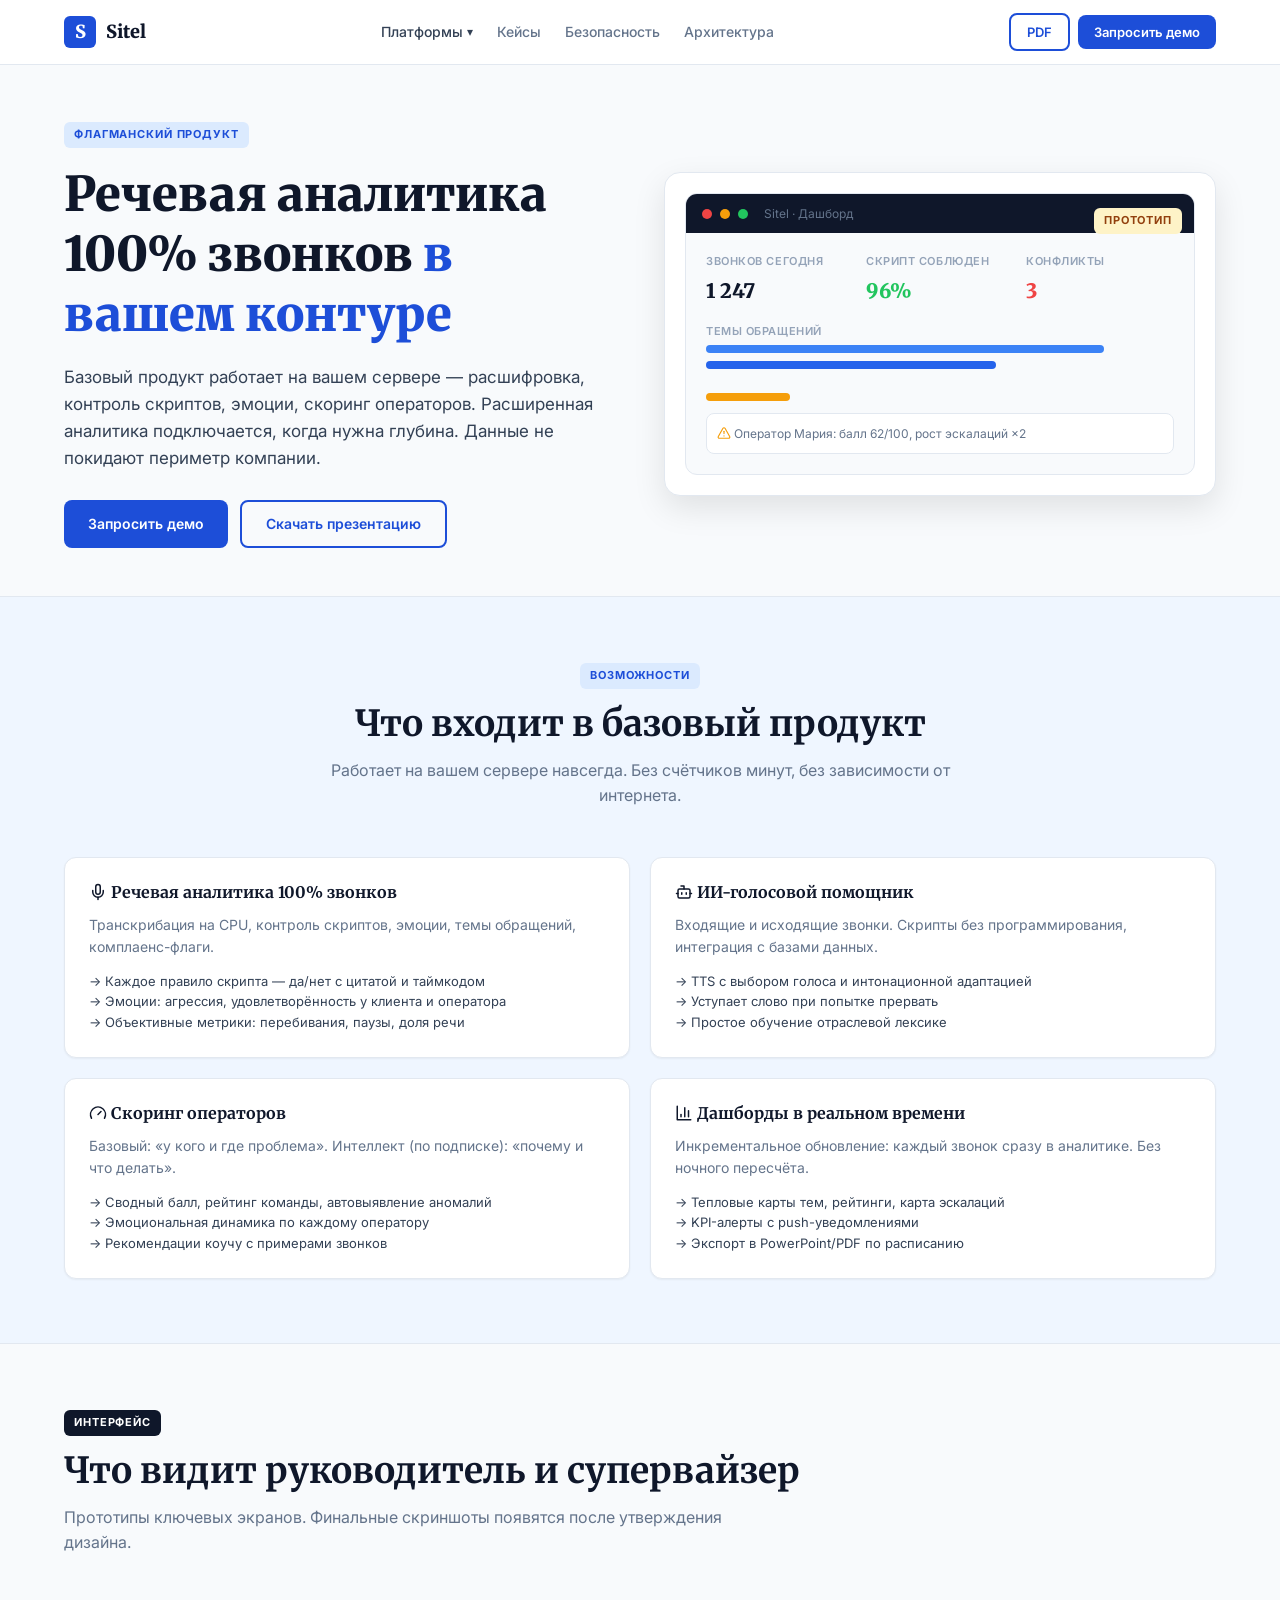
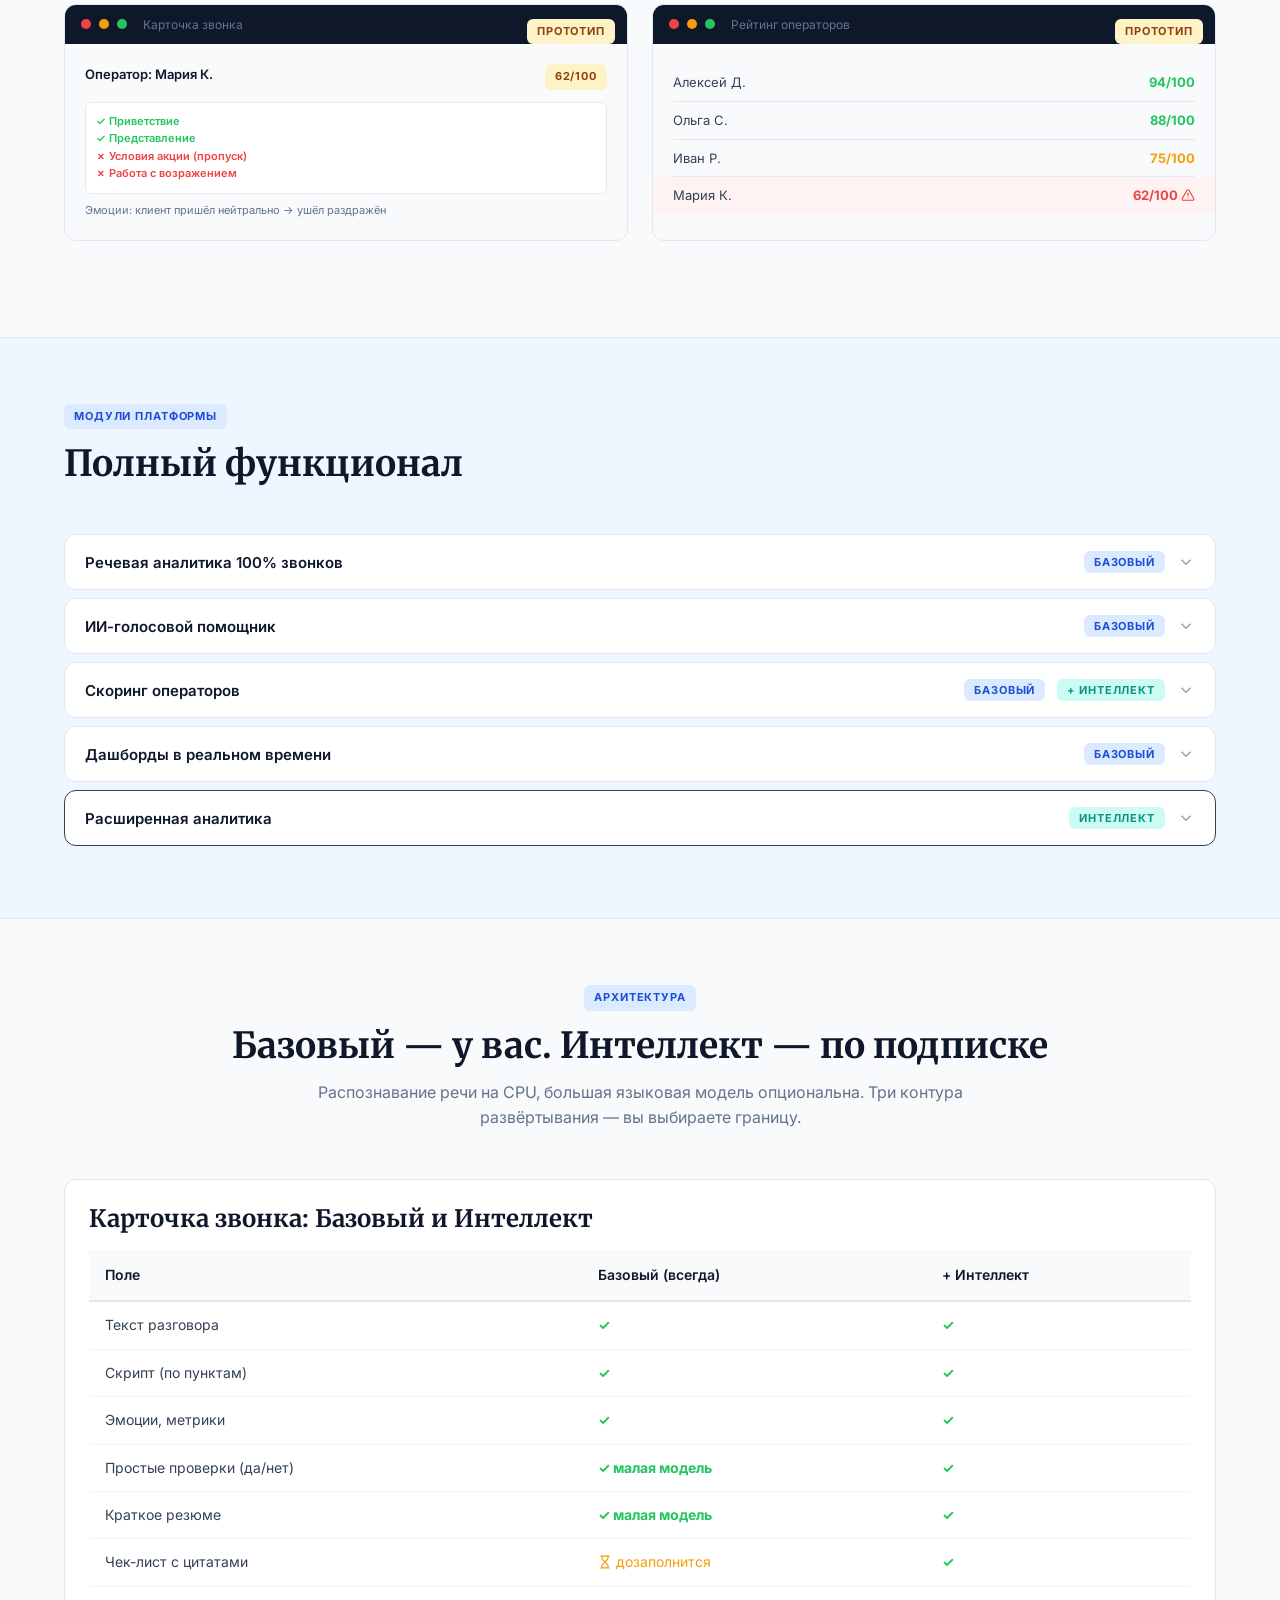
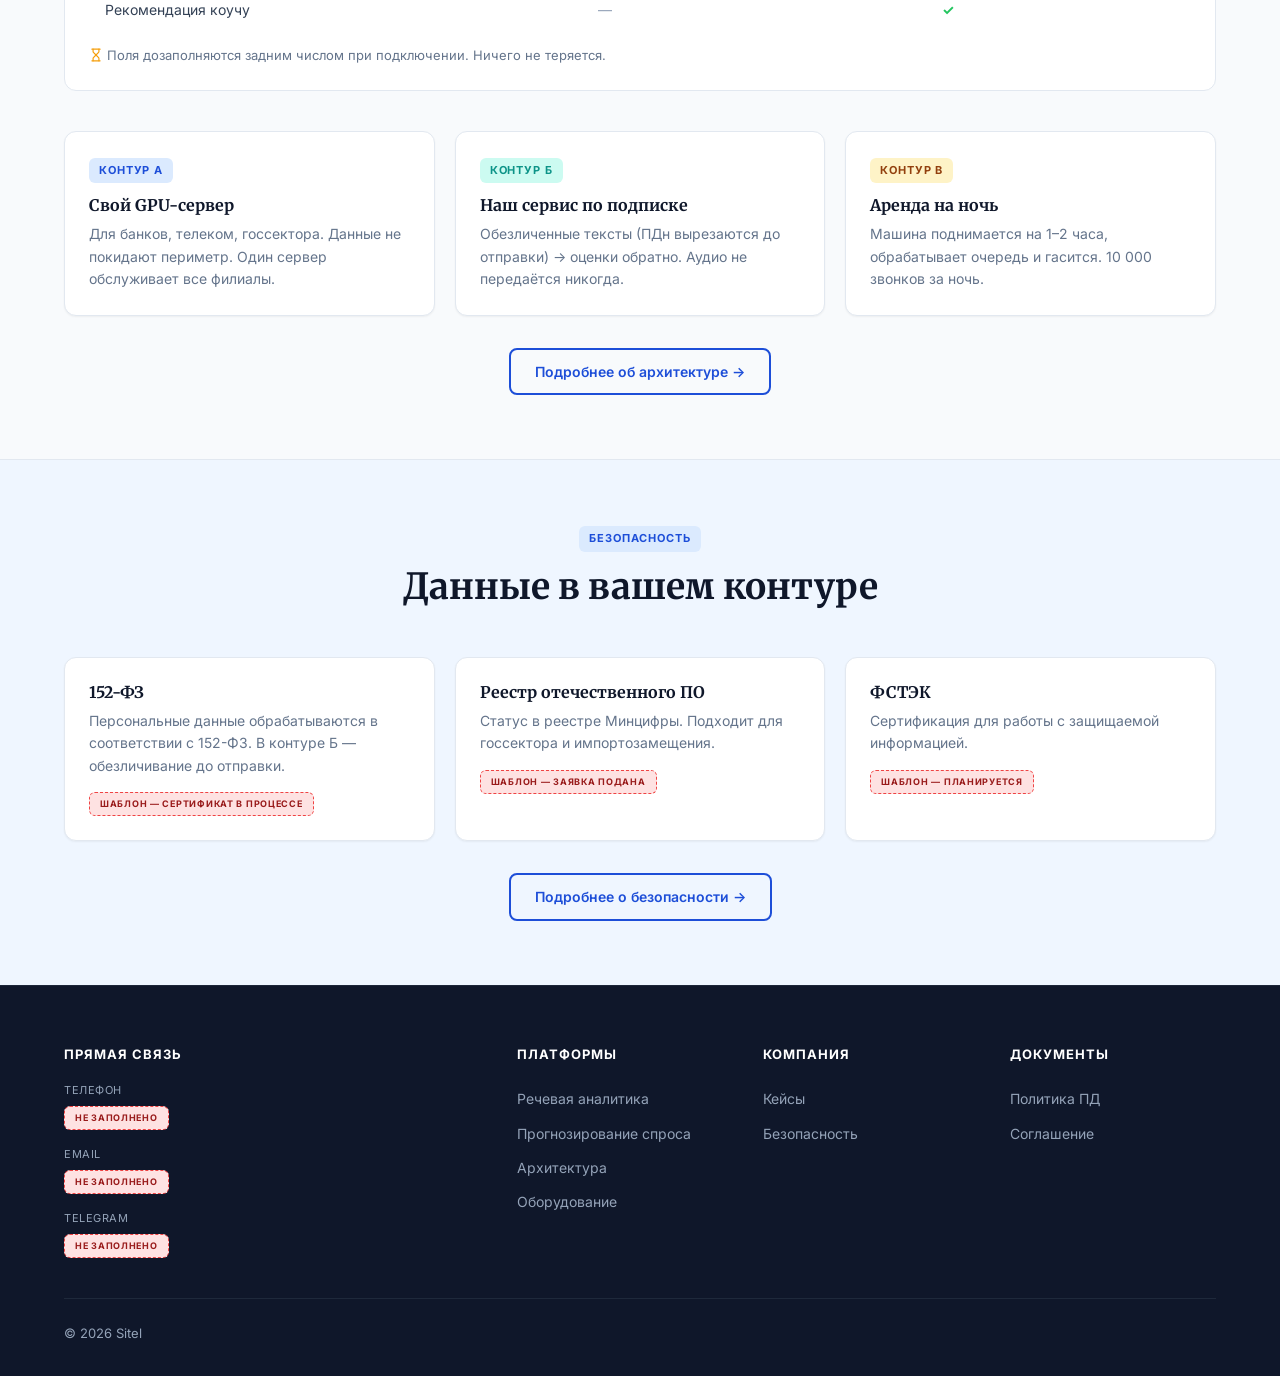
<file: index.html>
<!DOCTYPE html>
<html lang="ru">
<head>
  <meta charset="UTF-8">
  <meta name="viewport" content="width=device-width, initial-scale=1.0">
  <title>Sitel — Речевая аналитика 100% звонков в вашем контуре</title>
  <meta name="description" content="Речевая аналитика on-premise: расшифровка 100% звонков, контроль скриптов, оценка операторов. Базовый продукт — у вас навсегда. Пилот за 2–4 недели.">
  
  <meta property="og:title" content="Sitel — Речевая аналитика в вашем контуре">
  <meta property="og:description" content="100% звонков под контролем. Данные не покидают ваш контур.">
  <meta property="og:type" content="website">
  <meta property="og:image" content="https://sitel.ru/og-preview.png">
  
  <!-- Шрифты через Google Fonts CDN (как раньше) -->
  <link rel="preconnect" href="https://fonts.googleapis.com">
  <link rel="preconnect" href="https://fonts.gstatic.com" crossorigin>
  <link href="https://fonts.googleapis.com/css2?family=Inter:wght@400;500;600;700;800&family=Merriweather:wght@700;900&display=swap" rel="stylesheet">
  <link rel="stylesheet" href="/css/styles.css">
  <!-- Favicon inline SVG -->
  <link rel="icon" type="image/svg+xml" href="data:image/svg+xml,<svg xmlns='http://www.w3.org/2000/svg' viewBox='0 0 100 100'><rect width='100' height='100' rx='20' fill='%231D4ED8'/><text x='50' y='68' text-anchor='middle' fill='white' font-size='58' font-family='Georgia' font-weight='900'>S</text></svg>">

</head>

<body>

<!-- HEADER -->
<header class="site-header" id="site-header">
  <div class="container header-inner">
    <a href="index.html" class="logo">
      <div class="logo-icon">S</div>
      <span class="logo-text">Sitel</span>
    </a>
    
    <nav class="nav-links">
      <div class="dropdown" id="products-dropdown">
        <button class="dropdown-toggle" onclick="toggleDropdown('products-dropdown')" aria-expanded="false">Платформы</button>
        <div class="dropdown-menu">
          <a href="index.html">Речевая аналитика (флагман)</a>
          <a href="platforms/auto-order.html">Прогнозирование спроса</a>
          <a href="platforms/docs.html">Документооборот</a>
        </div>
      </div>
      <a href="cases.html">Кейсы</a>
      <a href="security.html">Безопасность</a>
      <a href="architecture.html">Архитектура</a>
    </nav>
    
    <div class="header-actions">
      <a href="downloads/sitel-presentation.pdf" download class="btn btn-outline btn-sm">PDF</a>
      <a href="contact.html" class="btn btn-primary btn-sm">Запросить демо</a>
    </div>
    
    <button class="mobile-toggle" onclick="document.getElementById('mobile-menu').classList.toggle('open')" aria-label="Меню">
      <svg width="24" height="24" viewBox="0 0 24 24" fill="none" stroke="currentColor" stroke-width="2"><line x1="3" y1="6" x2="21" y2="6"/><line x1="3" y1="12" x2="21" y2="12"/><line x1="3" y1="18" x2="21" y2="18"/></svg>
    </button>
  </div>
  
  <div class="mobile-menu" id="mobile-menu">
    <strong style="display:block;padding:12px 0;font-size:13px;color:var(--text-light);text-transform:uppercase;">Платформы</strong>
    <div class="mobile-submenu">
      <a href="index.html" onclick="closeMobile()">Речевая аналитика</a>
      <a href="platforms/auto-order.html" onclick="closeMobile()">Прогнозирование спроса</a>
      <a href="platforms/docs.html" onclick="closeMobile()">Документооборот</a>
    </div>
    <a href="cases.html" onclick="closeMobile()">Кейсы</a>
    <a href="security.html" onclick="closeMobile()">Безопасность</a>
    <a href="architecture.html" onclick="closeMobile()">Архитектура</a>
    <a href="contact.html" onclick="closeMobile()" style="color:var(--blue-700);font-weight:600;">Запросить демо →</a>
  </div>
</header>

<!-- HERO -->
<section class="hero">
  <div class="container">
    <div class="hero-grid">
      <div>
        <span class="badge badge-blue" style="margin-bottom:16px;">ФЛАГМАНСКИЙ ПРОДУКТ</span>
        <h1>Речевая аналитика 100% звонков <span>в вашем контуре</span></h1>
        <p>Базовый продукт работает на вашем сервере — расшифровка, контроль скриптов, эмоции, скоринг операторов. Расширенная аналитика подключается, когда нужна глубина. Данные не покидают периметр компании.</p>
        <div class="hero-buttons">
          <a href="contact.html" class="btn btn-primary">Запросить демо</a>
          <a href="downloads/sitel-presentation.pdf" download class="btn btn-outline">Скачать презентацию</a>
        </div>
      </div>
      <div class="hero-visual">
        <div class="proto-dashboard">
          <div class="proto-tag"><span class="badge badge-amber">ПРОТОТИП</span></div>
          <div class="proto-header">
            <div class="proto-dot" style="background:#EF4444;"></div>
            <div class="proto-dot" style="background:#F59E0B;"></div>
            <div class="proto-dot" style="background:#22C55E;"></div>
            <span style="color:#64748B;font-size:12px;margin-left:8px;">Sitel · Дашборд</span>
          </div>
          <div class="proto-body">
            <div style="display:grid;grid-template-columns:1fr 1fr 1fr;gap:12px;margin-bottom:16px;">
              <div><div class="proto-label">Звонков сегодня</div><div class="proto-value" style="font-size:1.25rem;">1 247</div></div>
              <div><div class="proto-label">Скрипт соблюден</div><div class="proto-value" style="font-size:1.25rem;color:var(--green-500);">96%</div></div>
              <div><div class="proto-label">Конфликты</div><div class="proto-value" style="font-size:1.25rem;color:var(--red-500);">3</div></div>
            </div>
            <div class="proto-label">Темы обращений</div>
            <div class="proto-bar" style="width:85%;background:var(--blue-500);"></div>
            <div class="proto-bar" style="width:62%;background:var(--blue-600);"></div>
            <div class="proto-bar" style="width:40%;background:var(--teal-500);"></div>
            <div class="proto-bar" style="width:18%;background:var(--amber-500);"></div>
            <div style="margin-top:12px;padding:10px;background:white;border-radius:8px;border:1px solid var(--border);">
              <div style="font-size:12px;color:var(--text-muted);"><svg width="14" height="14" viewBox="0 0 24 24" fill="none" stroke="#F59E0B" stroke-width="2" stroke-linecap="round" stroke-linejoin="round" style="vertical-align:-2px;"><path d="m21.73 18-8-14a2 2 0 0 0-3.48 0l-8 14A2 2 0 0 0 4 21h16a2 2 0 0 0 1.73-3"/><path d="M12 9v4"/><path d="M12 17h.01"/></svg> Оператор Мария: балл 62/100, рост эскалаций ×2</div>
            </div>
          </div>
        </div>
      </div>
    </div>
  </div>
</section>

<!-- KEY FEATURES -->
<section class="section-blue">
  <div class="container">
    <div style="text-align:center;margin-bottom:48px;">
      <span class="badge badge-blue" style="margin-bottom:12px;">ВОЗМОЖНОСТИ</span>
      <h2>Что входит в базовый продукт</h2>
      <p style="max-width:640px;margin:12px auto 0;color:var(--text-muted);">Работает на вашем сервере навсегда. Без счётчиков минут, без зависимости от интернета.</p>
    </div>
    <div class="features-grid">
      <div class="card">
        <h4 style="margin-bottom:12px;"><svg width="18" height="18" viewBox="0 0 24 24" fill="none" stroke="currentColor" stroke-width="2" stroke-linecap="round" stroke-linejoin="round" style="vertical-align:-3px;"><path d="M12 2a3 3 0 0 0-3 3v7a3 3 0 0 0 6 0V5a3 3 0 0 0-3-3Z"/><path d="M19 10v2a7 7 0 0 1-14 0v-2"/><line x1="12" x2="12" y1="19" y2="22"/></svg> Речевая аналитика 100% звонков</h4>
        <p style="font-size:14px;color:var(--text-muted);margin-bottom:12px;">Транскрибация на CPU, контроль скриптов, эмоции, темы обращений, комплаенс-флаги.</p>
        <ul style="list-style:none;font-size:13px;color:var(--text-secondary);">
          <li>→ Каждое правило скрипта — да/нет с цитатой и таймкодом</li>
          <li>→ Эмоции: агрессия, удовлетворённость у клиента и оператора</li>
          <li>→ Объективные метрики: перебивания, паузы, доля речи</li>
        </ul>
      </div>
      <div class="card">
        <h4 style="margin-bottom:12px;"><svg width="18" height="18" viewBox="0 0 24 24" fill="none" stroke="currentColor" stroke-width="2" stroke-linecap="round" stroke-linejoin="round" style="vertical-align:-3px;"><path d="M12 8V4H8"/><rect width="16" height="12" x="4" y="8" rx="2"/><path d="M2 14h2"/><path d="M20 14h2"/><path d="M15 13v2"/><path d="M9 13v2"/></svg> ИИ-голосовой помощник</h4>
        <p style="font-size:14px;color:var(--text-muted);margin-bottom:12px;">Входящие и исходящие звонки. Скрипты без программирования, интеграция с базами данных.</p>
        <ul style="list-style:none;font-size:13px;color:var(--text-secondary);">
          <li>→ TTS с выбором голоса и интонационной адаптацией</li>
          <li>→ Уступает слово при попытке прервать</li>
          <li>→ Простое обучение отраслевой лексике</li>
        </ul>
      </div>
      <div class="card">
        <h4 style="margin-bottom:12px;"><svg width="18" height="18" viewBox="0 0 24 24" fill="none" stroke="currentColor" stroke-width="2" stroke-linecap="round" stroke-linejoin="round" style="vertical-align:-3px;"><path d="m12 14 4-4"/><path d="M3.34 19a10 10 0 1 1 17.32 0"/></svg> Скоринг операторов</h4>
        <p style="font-size:14px;color:var(--text-muted);margin-bottom:12px;">Базовый: «у кого и где проблема». Интеллект (по подписке): «почему и что делать».</p>
        <ul style="list-style:none;font-size:13px;color:var(--text-secondary);">
          <li>→ Сводный балл, рейтинг команды, автовыявление аномалий</li>
          <li>→ Эмоциональная динамика по каждому оператору</li>
          <li>→ Рекомендации коучу с примерами звонков</li>
        </ul>
      </div>
      <div class="card">
        <h4 style="margin-bottom:12px;"><svg width="18" height="18" viewBox="0 0 24 24" fill="none" stroke="currentColor" stroke-width="2" stroke-linecap="round" stroke-linejoin="round" style="vertical-align:-3px;"><path d="M3 3v18h18"/><path d="M18 17V9"/><path d="M13 17V5"/><path d="M8 17v-3"/></svg> Дашборды в реальном времени</h4>
        <p style="font-size:14px;color:var(--text-muted);margin-bottom:12px;">Инкрементальное обновление: каждый звонок сразу в аналитике. Без ночного пересчёта.</p>
        <ul style="list-style:none;font-size:13px;color:var(--text-secondary);">
          <li>→ Тепловые карты тем, рейтинги, карта эскалаций</li>
          <li>→ KPI-алерты с push-уведомлениями</li>
          <li>→ Экспорт в PowerPoint/PDF по расписанию</li>
        </ul>
      </div>
    </div>
  </div>
</section>

<!-- PRODUCT PROTOTYPES -->
<section>
  <div class="container">
    <div style="margin-bottom:48px;">
      <span class="badge badge-dark" style="margin-bottom:12px;">ИНТЕРФЕЙС</span>
      <h2 style="margin-bottom:12px;">Что видит руководитель и супервайзер</h2>
      <p style="max-width:720px;color:var(--text-muted);">Прототипы ключевых экранов. Финальные скриншоты появятся после утверждения дизайна.</p>
    </div>

    <div style="display:grid;grid-template-columns:1fr 1fr;gap:24px;margin-bottom:32px;">
      <div class="proto-dashboard">
        <div class="proto-tag"><span class="badge badge-amber">ПРОТОТИП</span></div>
        <div class="proto-header">
          <div class="proto-dot" style="background:#EF4444;"></div>
          <div class="proto-dot" style="background:#F59E0B;"></div>
          <div class="proto-dot" style="background:#22C55E;"></div>
          <span style="color:#64748B;font-size:12px;margin-left:8px;">Карточка звонка</span>
        </div>
        <div class="proto-body" style="font-size:13px;">
          <div style="display:flex;justify-content:space-between;margin-bottom:12px;">
            <span style="font-weight:600;color:var(--text-primary);">Оператор: Мария К.</span>
            <span class="badge badge-amber">62/100</span>
          </div>
          <div style="background:white;padding:10px;border-radius:6px;border:1px solid var(--border);margin-bottom:8px;">
            <div style="color:var(--green-500);font-size:11px;font-weight:600;">✓ Приветствие</div>
            <div style="color:var(--green-500);font-size:11px;font-weight:600;">✓ Представление</div>
            <div style="color:var(--red-500);font-size:11px;font-weight:600;">✗ Условия акции (пропуск)</div>
            <div style="color:var(--red-500);font-size:11px;font-weight:600;">✗ Работа с возражением</div>
          </div>
          <div style="font-size:11px;color:var(--text-muted);">Эмоции: клиент пришёл нейтрально → ушёл раздражён</div>
        </div>
      </div>
      <div class="proto-dashboard">
        <div class="proto-tag"><span class="badge badge-amber">ПРОТОТИП</span></div>
        <div class="proto-header">
          <div class="proto-dot" style="background:#EF4444;"></div>
          <div class="proto-dot" style="background:#F59E0B;"></div>
          <div class="proto-dot" style="background:#22C55E;"></div>
          <span style="color:#64748B;font-size:12px;margin-left:8px;">Рейтинг операторов</span>
        </div>
        <div class="proto-body" style="font-size:13px;">
          <div style="display:flex;justify-content:space-between;padding:8px 0;border-bottom:1px solid var(--border);">
            <span>Алексей Д.</span><span style="color:var(--green-500);font-weight:700;">94/100</span>
          </div>
          <div style="display:flex;justify-content:space-between;padding:8px 0;border-bottom:1px solid var(--border);">
            <span>Ольга С.</span><span style="color:var(--green-500);font-weight:700;">88/100</span>
          </div>
          <div style="display:flex;justify-content:space-between;padding:8px 0;border-bottom:1px solid var(--border);">
            <span>Иван Р.</span><span style="color:var(--amber-500);font-weight:700;">75/100</span>
          </div>
          <div style="display:flex;justify-content:space-between;padding:8px 0;background:#FEF2F2;margin:0 -20px;padding:8px 20px;border-radius:4px;">
            <span>Мария К.</span><span style="color:var(--red-500);font-weight:700;">62/100 <svg width="14" height="14" viewBox="0 0 24 24" fill="none" stroke="#EF4444" stroke-width="2" stroke-linecap="round" stroke-linejoin="round" style="vertical-align:-2px;"><path d="m21.73 18-8-14a2 2 0 0 0-3.48 0l-8 14A2 2 0 0 0 4 21h16a2 2 0 0 0 1.73-3"/><path d="M12 9v4"/><path d="M12 17h.01"/></svg></span>
          </div>
        </div>
      </div>
    </div>


  </div>
</section>

<!-- MODULES ACCORDION -->
<section class="section-blue">
  <div class="container">
    <div style="margin-bottom:48px;">
      <span class="badge badge-blue" style="margin-bottom:12px;">МОДУЛИ ПЛАТФОРМЫ</span>
      <h2>Полный функционал</h2>
    </div>

    <div class="accordion-item">
      <button class="accordion-btn" onclick="toggleAccordion(this)" aria-expanded="false">
        <span class="title">Речевая аналитика 100% звонков</span>
        <span class="badge badge-blue">БАЗОВЫЙ</span>
        <svg class="arrow" width="18" height="18" viewBox="0 0 24 24" fill="none" stroke="currentColor" stroke-width="2"><polyline points="6 9 12 15 18 9"/></svg>
      </button>
      <div class="accordion-content"><div class="accordion-body"><ul>
        <li>Транскрибация 100% разговоров на CPU</li>
        <li>Контроль скриптов: каждое правило — да/нет с цитатой и таймкодом</li>
        <li>Эмоции: агрессия, удовлетворённость — у клиента и оператора</li>
        <li>Перебивания, паузы, темп, доля речи оператора</li>
        <li>Флаги комплаенса: запрещённые фразы, дисклеймеры</li>
        <li>Темы обращений: что растёт, что появилось впервые</li>
      </ul></div></div>
    </div>

    <div class="accordion-item">
      <button class="accordion-btn" onclick="toggleAccordion(this)" aria-expanded="false">
        <span class="title">ИИ-голосовой помощник</span>
        <span class="badge badge-blue">БАЗОВЫЙ</span>
        <svg class="arrow" width="18" height="18" viewBox="0 0 24 24" fill="none" stroke="currentColor" stroke-width="2"><polyline points="6 9 12 15 18 9"/></svg>
      </button>
      <div class="accordion-content"><div class="accordion-body"><ul>
        <li>Входящие и исходящие звонки</li>
        <li>Создание скриптов без программирования</li>
        <li>Лёгкая интеграция с существующими базами данных</li>
        <li>Простое обучение отраслевой лексике</li>
        <li>TTS с выбором голоса и интонационной адаптацией</li>
        <li>Уступает слово при попытке прервать</li>
      </ul></div></div>
    </div>

    <div class="accordion-item">
      <button class="accordion-btn" onclick="toggleAccordion(this)" aria-expanded="false">
        <span class="title">Скоринг операторов</span>
        <span class="badge badge-blue">БАЗОВЫЙ</span>
        <span class="badge badge-teal">+ ИНТЕЛЛЕКТ</span>
        <svg class="arrow" width="18" height="18" viewBox="0 0 24 24" fill="none" stroke="currentColor" stroke-width="2"><polyline points="6 9 12 15 18 9"/></svg>
      </button>
      <div class="accordion-content"><div class="accordion-body">
        <p style="font-size:14px;margin-bottom:12px;color:var(--text-secondary);">Базовый: <strong>«у кого и где»</strong>. Интеллект: <strong style="color:var(--teal-600);">«почему и что делать»</strong>.</p>
        <div style="display:grid;grid-template-columns:1fr 1fr;gap:12px;margin-bottom:12px;">
          <div style="padding:12px;background:var(--bg);border-radius:8px;">
            <div style="font-size:12px;font-weight:700;color:var(--blue-700);margin-bottom:8px;">БАЗОВЫЙ (ВСЕГДА)</div>
            <div style="font-size:13px;">✓ Скрипт по каждому звонку<br>✓ Перебивания, паузы, доля речи<br>✓ Эмоциональная динамика<br>✓ Сводный балл, рейтинг<br>✓ Автовыявление аномалий</div>
          </div>
          <div style="padding:12px;background:var(--teal-100);border-radius:8px;">
            <div style="font-size:12px;font-weight:700;color:var(--teal-600);margin-bottom:8px;">ИНТЕЛЛЕКТ (ПО ПОДПИСКЕ)</div>
            <div style="font-size:13px;">✓ Чек-лист с цитатами<br>✓ Паттерны ошибок<br>✓ Рекомендации коучу<br>✓ Плейбук лучших<br>✓ Прогноз оттока</div>
          </div>
        </div>
        <div style="padding:12px;background:var(--bg);border-radius:8px;font-size:13px;"><strong>Пример:</strong> «Мария: 62/100; в возражениях о цене не выявляет потребность — 14 из 17. Рекомендация: тренинг, 5 эталонных звонков приложены».</div>
      </div></div>
    </div>

    <div class="accordion-item">
      <button class="accordion-btn" onclick="toggleAccordion(this)" aria-expanded="false">
        <span class="title">Дашборды в реальном времени</span>
        <span class="badge badge-blue">БАЗОВЫЙ</span>
        <svg class="arrow" width="18" height="18" viewBox="0 0 24 24" fill="none" stroke="currentColor" stroke-width="2"><polyline points="6 9 12 15 18 9"/></svg>
      </button>
      <div class="accordion-content"><div class="accordion-body"><ul>
        <li>Инкрементально: каждый звонок сразу в аналитике</li>
        <li>Тепловые карты тем, рейтинги, карта эскалаций</li>
        <li>KPI-алерты с push-уведомлениями</li>
        <li>Экспорт в PowerPoint/PDF по расписанию</li>
      </ul></div></div>
    </div>

    <div class="accordion-item" style="border-color:var(--teal-500);">
      <button class="accordion-btn" onclick="toggleAccordion(this)" aria-expanded="false">
        <span class="title">Расширенная аналитика</span>
        <span class="badge badge-teal">ИНТЕЛЛЕКТ</span>
        <svg class="arrow" width="18" height="18" viewBox="0 0 24 24" fill="none" stroke="currentColor" stroke-width="2"><polyline points="6 9 12 15 18 9"/></svg>
      </button>
      <div class="accordion-content"><div class="accordion-body">
        <p style="font-size:14px;margin-bottom:12px;">Большая языковая модель (32+ млрд параметров). Объясняет причины, даёт рекомендации, прогнозирует поведение клиентов.</p>
        <ul>
          <li>Полный чек-лист с цитатами-обоснованиями</li>
          <li>Паттерны проблем по сотням звонков</li>
          <li>Еженедельные дайджесты для руководства</li>
          <li>Прогноз оттока клиентов</li>
          <li><strong>Самообучение бота:</strong> лучшие ответы → навыки</li>
        </ul>
        <div style="margin-top:12px;padding:12px;background:var(--teal-100);border-radius:8px;font-size:13px;"><strong style="color:var(--teal-600);">Важно:</strong> отключение подписки не приводит к потере данных.</div>
      </div></div>
    </div>
  </div>
</section>

<!-- ARCHITECTURE PREVIEW -->
<section>
  <div class="container">
    <div style="text-align:center;margin-bottom:48px;">
      <span class="badge badge-blue" style="margin-bottom:12px;">АРХИТЕКТУРА</span>
      <h2>Базовый — у вас. Интеллект — по подписке</h2>
      <p style="max-width:720px;margin:12px auto 0;color:var(--text-muted);">Распознавание речи на CPU, большая языковая модель опциональна. Три контура развёртывания — вы выбираете границу.</p>
    </div>

    <div class="card-flat" style="margin-bottom:40px;overflow-x:auto;">
      <h3 style="margin-bottom:16px;">Карточка звонка: Базовый и Интеллект</h3>
      <table class="compare-table">
        <thead><tr><th>Поле</th><th>Базовый (всегда)</th><th>+ Интеллект</th></tr></thead>
        <tbody>
          <tr><td>Текст разговора</td><td class="check">✓</td><td class="check">✓</td></tr>
          <tr><td>Скрипт (по пунктам)</td><td class="check">✓</td><td class="check">✓</td></tr>
          <tr><td>Эмоции, метрики</td><td class="check">✓</td><td class="check">✓</td></tr>
          <tr><td>Простые проверки (да/нет)</td><td class="check">✓ малая модель</td><td class="check">✓</td></tr>
          <tr><td>Краткое резюме</td><td class="check">✓ малая модель</td><td class="check">✓</td></tr>
          <tr><td>Чек-лист с цитатами</td><td class="pending"><svg width="14" height="14" viewBox="0 0 24 24" fill="none" stroke="#F59E0B" stroke-width="2" stroke-linecap="round" stroke-linejoin="round" style="vertical-align:-2px;"><path d="M5 22h14"/><path d="M5 2h14"/><path d="M17 22v-4.172a2 2 0 0 0-.586-1.414L12 12l-4.414 4.414A2 2 0 0 0 7 17.828V22"/><path d="M7 2v4.172a2 2 0 0 0 .586 1.414L12 12l4.414-4.414A2 2 0 0 0 17 6.172V2"/></svg> дозаполнится</td><td class="check">✓</td></tr>
          <tr><td>Рекомендация коучу</td><td class="dash">—</td><td class="check">✓</td></tr>
        </tbody>
      </table>
      <p style="font-size:13px;color:var(--text-muted);margin-top:12px;"><svg width="14" height="14" viewBox="0 0 24 24" fill="none" stroke="#F59E0B" stroke-width="2" stroke-linecap="round" stroke-linejoin="round" style="vertical-align:-2px;"><path d="M5 22h14"/><path d="M5 2h14"/><path d="M17 22v-4.172a2 2 0 0 0-.586-1.414L12 12l-4.414 4.414A2 2 0 0 0 7 17.828V22"/><path d="M7 2v4.172a2 2 0 0 0 .586 1.414L12 12l4.414-4.414A2 2 0 0 0 17 6.172V2"/></svg> Поля дозаполняются задним числом при подключении. Ничего не теряется.</p>
    </div>

    <div style="display:grid;grid-template-columns:repeat(3,1fr);gap:20px;">
      <div class="card">
        <span class="badge badge-blue" style="margin-bottom:12px;">КОНТУР А</span>
        <h4 style="margin-bottom:8px;">Свой GPU-сервер</h4>
        <p style="font-size:14px;color:var(--text-muted);">Для банков, телеком, госсектора. Данные не покидают периметр. Один сервер обслуживает все филиалы.</p>
      </div>
      <div class="card">
        <span class="badge badge-teal" style="margin-bottom:12px;">КОНТУР Б</span>
        <h4 style="margin-bottom:8px;">Наш сервис по подписке</h4>
        <p style="font-size:14px;color:var(--text-muted);">Обезличенные тексты (ПДн вырезаются до отправки) → оценки обратно. Аудио не передаётся никогда.</p>
      </div>
      <div class="card">
        <span class="badge badge-amber" style="margin-bottom:12px;">КОНТУР В</span>
        <h4 style="margin-bottom:8px;">Аренда на ночь</h4>
        <p style="font-size:14px;color:var(--text-muted);">Машина поднимается на 1–2 часа, обрабатывает очередь и гасится. 10 000 звонков за ночь.</p>
      </div>
    </div>

    <div style="text-align:center;margin-top:32px;">
      <a href="architecture.html" class="btn btn-outline">Подробнее об архитектуре →</a>
    </div>
  </div>
</section>

<!-- SECURITY PREVIEW -->
<section class="section-blue">
  <div class="container">
    <div style="text-align:center;margin-bottom:48px;">
      <span class="badge badge-blue" style="margin-bottom:12px;">БЕЗОПАСНОСТЬ</span>
      <h2>Данные в вашем контуре</h2>
    </div>
    <div class="security-grid">
      <div class="card">
        <h4 style="margin-bottom:8px;">152-ФЗ</h4>
        <p style="font-size:14px;color:var(--text-muted);margin-bottom:12px;">Персональные данные обрабатываются в соответствии с 152-ФЗ. В контуре Б — обезличивание до отправки.</p>
        <span class="badge badge-template">ШАБЛОН — СЕРТИФИКАТ В ПРОЦЕССЕ</span>
      </div>
      <div class="card">
        <h4 style="margin-bottom:8px;">Реестр отечественного ПО</h4>
        <p style="font-size:14px;color:var(--text-muted);margin-bottom:12px;">Статус в реестре Минцифры. Подходит для госсектора и импортозамещения.</p>
        <span class="badge badge-template">ШАБЛОН — ЗАЯВКА ПОДАНА</span>
      </div>
      <div class="card">
        <h4 style="margin-bottom:8px;">ФСТЭК</h4>
        <p style="font-size:14px;color:var(--text-muted);margin-bottom:12px;">Сертификация для работы с защищаемой информацией.</p>
        <span class="badge badge-template">ШАБЛОН — ПЛАНИРУЕТСЯ</span>
      </div>
    </div>
    <div style="text-align:center;margin-top:32px;">
      <a href="security.html" class="btn btn-outline">Подробнее о безопасности →</a>
    </div>
  </div>
</section>


<!-- FOOTER -->
<footer class="site-footer">
  <div class="container">
    <div class="footer-top-grid">
      
      <!-- Колонка 1: Контакты -->
      <div class="footer-info-block">
        <h4>ПРЯМАЯ СВЯЗЬ</h4>
        <div class="contact-item">
          <span class="contact-label">Телефон</span>
          <span class="contact-value"><span class="badge badge-template">НЕ ЗАПОЛНЕНО</span></span>
        </div>
        <div class="contact-item">
          <span class="contact-label">Email</span>
          <span class="contact-value"><span class="badge badge-template">НЕ ЗАПОЛНЕНО</span></span>
        </div>
        <div class="contact-item">
          <span class="contact-label">Telegram</span>
          <span class="contact-value"><span class="badge badge-template">НЕ ЗАПОЛНЕНО</span></span>
        </div>
      </div>
      
      <!-- Колонка 2: Платформы -->
      <div class="footer-info-block">
        <h4>ПЛАТФОРМЫ</h4>
        <a href="index.html">Речевая аналитика</a>
        <a href="platforms/auto-order.html">Прогнозирование спроса</a>
        <a href="architecture.html">Архитектура</a>
        <a href="platforms/auto-order.html">Оборудование</a>
      </div>

      <!-- Колонка 3: Компания -->
      <div class="footer-info-block">
        <h4>КОМПАНИЯ</h4>
        <a href="cases.html">Кейсы</a>
        <a href="security.html">Безопасность</a>
      </div>

      <!-- Колонка 4: Документы -->
      <div class="footer-info-block">
        <h4>ДОКУМЕНТЫ</h4>
        <a href="privacy.html">Политика ПД</a>
        <a href="#">Соглашение</a>
      </div>

    </div>
    
    <div class="footer-bottom">
      <div style="display:flex;align-items:center;gap:4px;">
        <span>© 2026 Sitel</span>
      </div>
    </div>
  </div>
</footer>

<script>
// Header scroll
const header = document.getElementById('site-header');
window.addEventListener('scroll', () => {
  header.classList.toggle('scrolled', window.scrollY > 20);
}, { passive: true });

// Mobile menu
function closeMobile() { 
  document.getElementById('mobile-menu').classList.remove('open'); 
}

// Dropdown
function toggleDropdown(id) {
  const dropdown = document.getElementById(id);
  if (!dropdown) return;
  dropdown.classList.toggle('open');
}

document.addEventListener('click', (e) => {
  document.querySelectorAll('.dropdown.open').forEach(d => {
    if (!d.contains(e.target)) d.classList.remove('open');
  });
});

// Accordion
function toggleAccordion(btn) {
  const content = btn.nextElementSibling;
  const arrow = btn.querySelector('.arrow');
  if (!content || !arrow) return;
  const isOpen = content.classList.contains('open');
  document.querySelectorAll('.accordion-content').forEach(c => c.classList.remove('open'));
  document.querySelectorAll('.arrow').forEach(a => a.classList.remove('open'));
  btn.setAttribute('aria-expanded', !isOpen);
  if (!isOpen) { content.classList.add('open'); arrow.classList.add('open'); }
}

// Smooth scroll
document.querySelectorAll('a[href^="#"]').forEach(a => {
  a.addEventListener('click', function(e) {
    const href = this.getAttribute('href');
    if (href === '#' || this.getAttribute('onclick')) return;
    const target = document.querySelector(href);
    if (target) { 
      e.preventDefault(); 
      window.scrollTo({ top: target.getBoundingClientRect().top + window.pageYOffset - 80, behavior: 'smooth' }); 
      closeMobile(); 
    }
  });
});
</script>
</body>
</html>
</file>
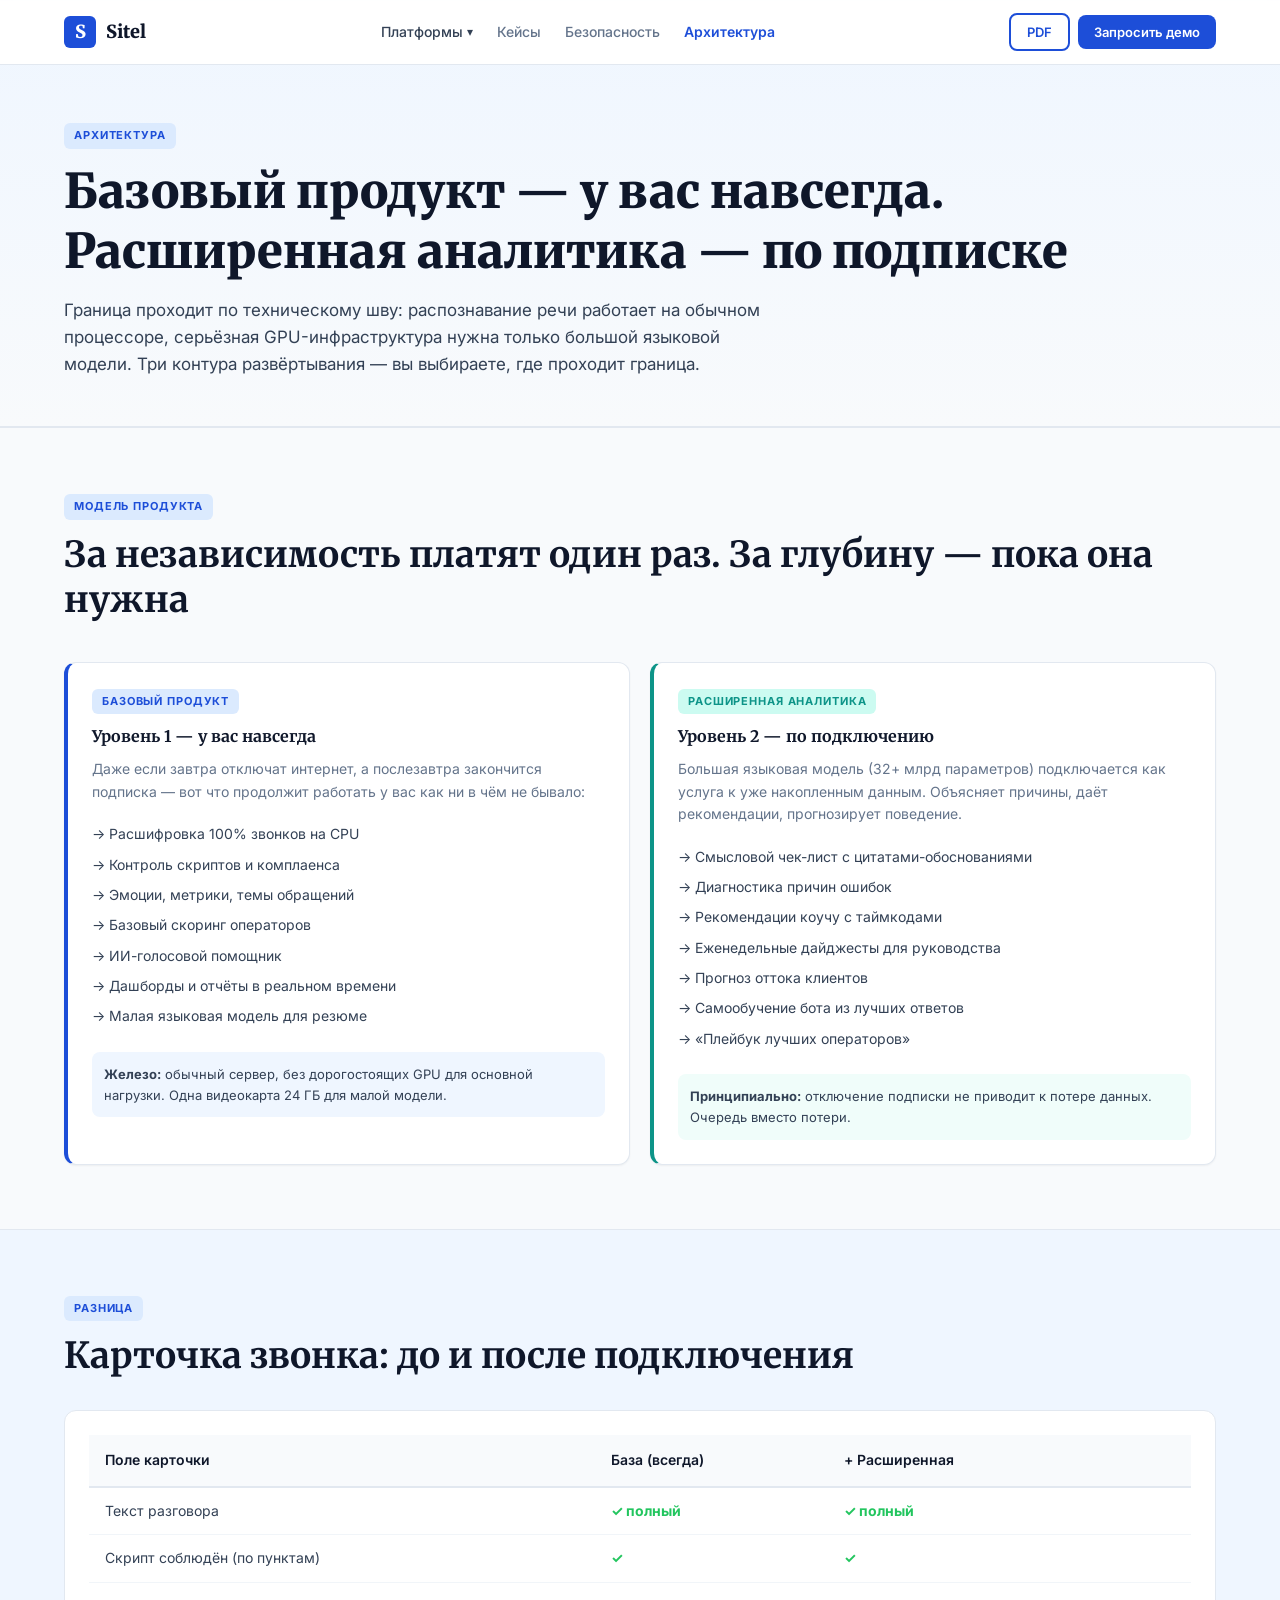
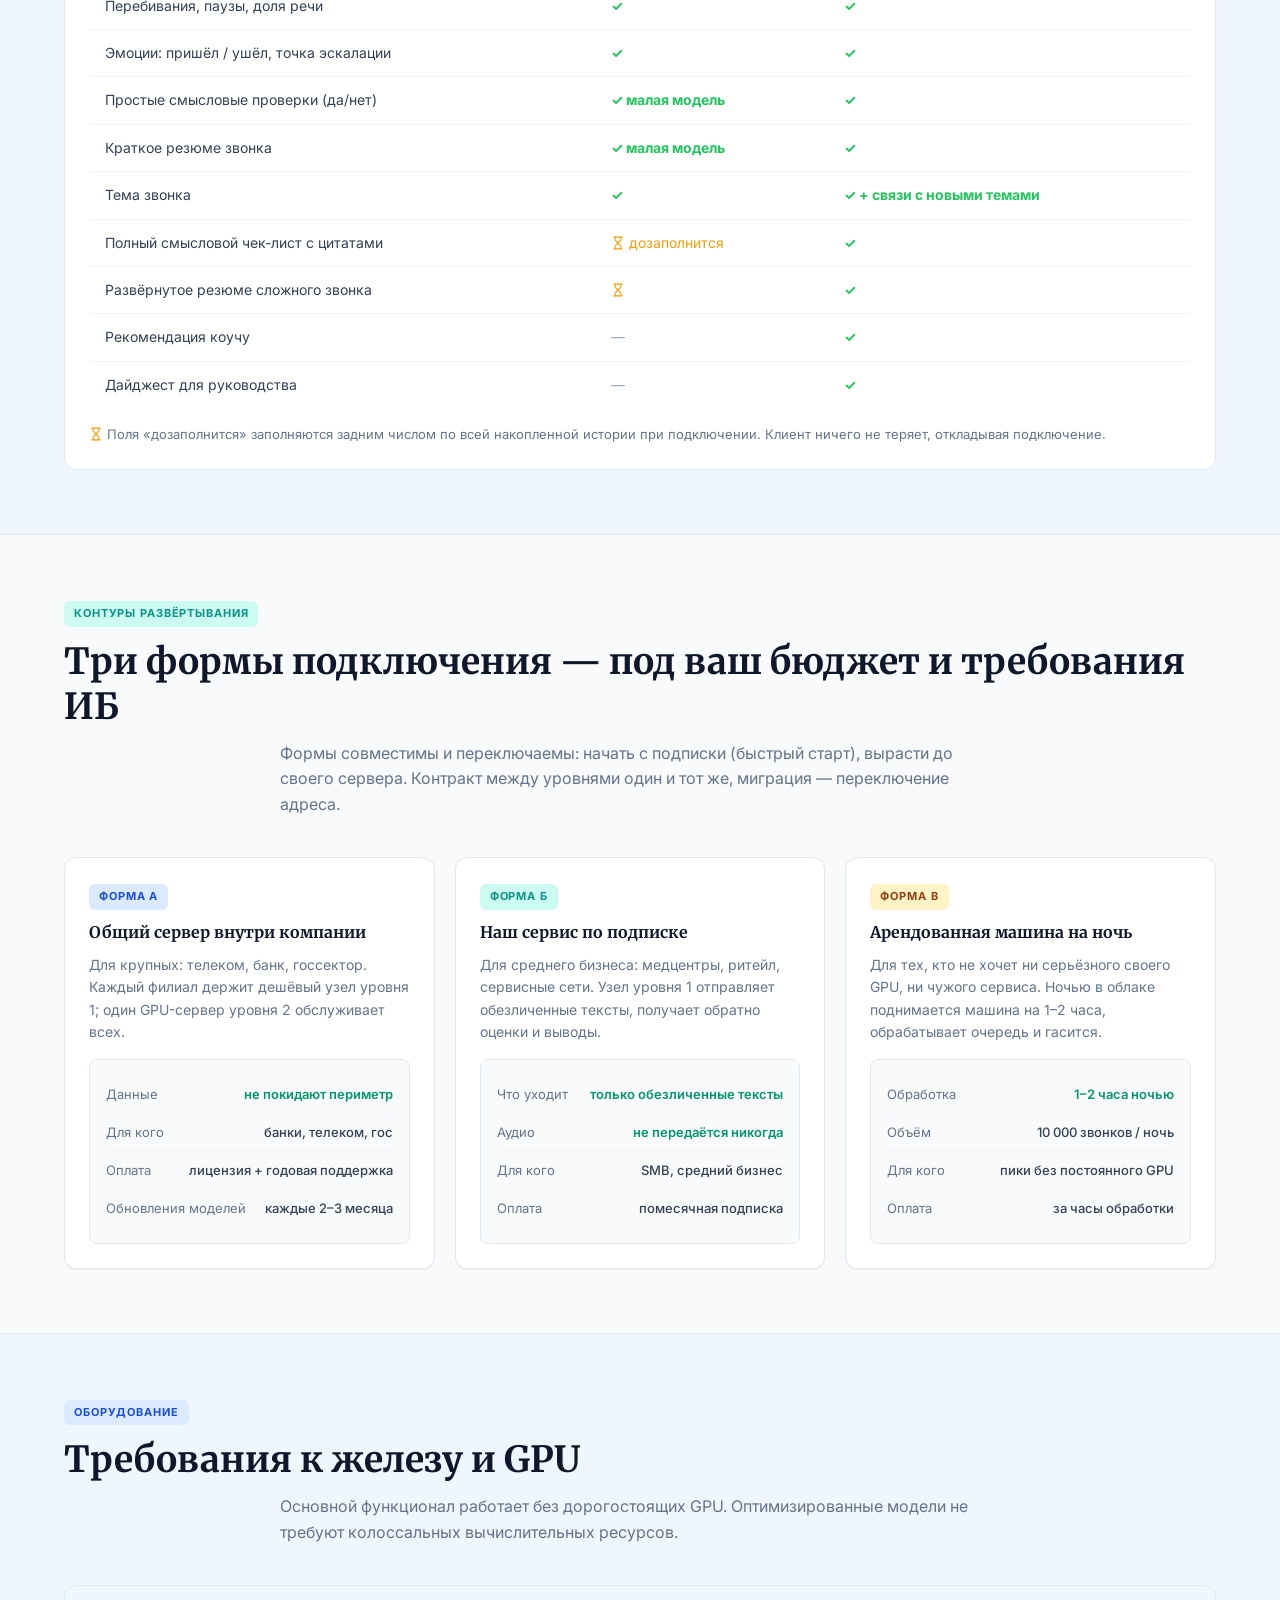
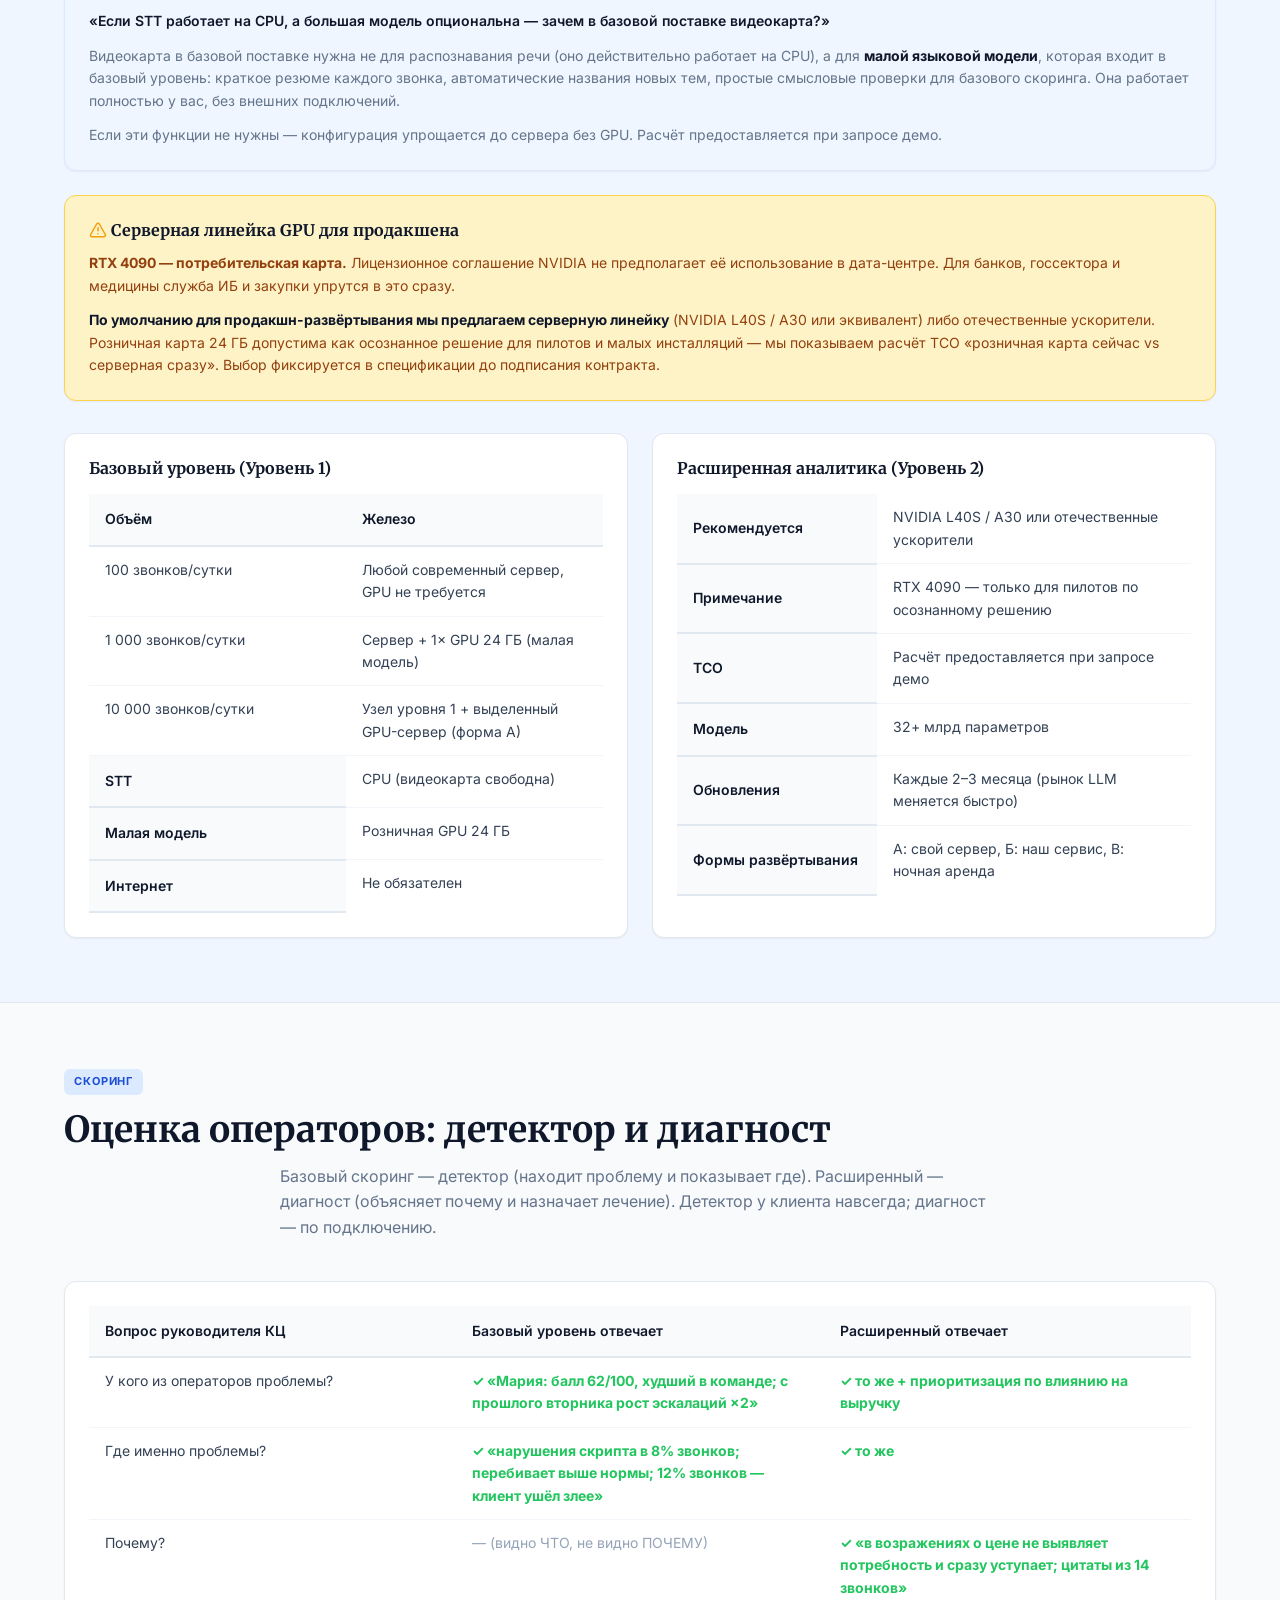
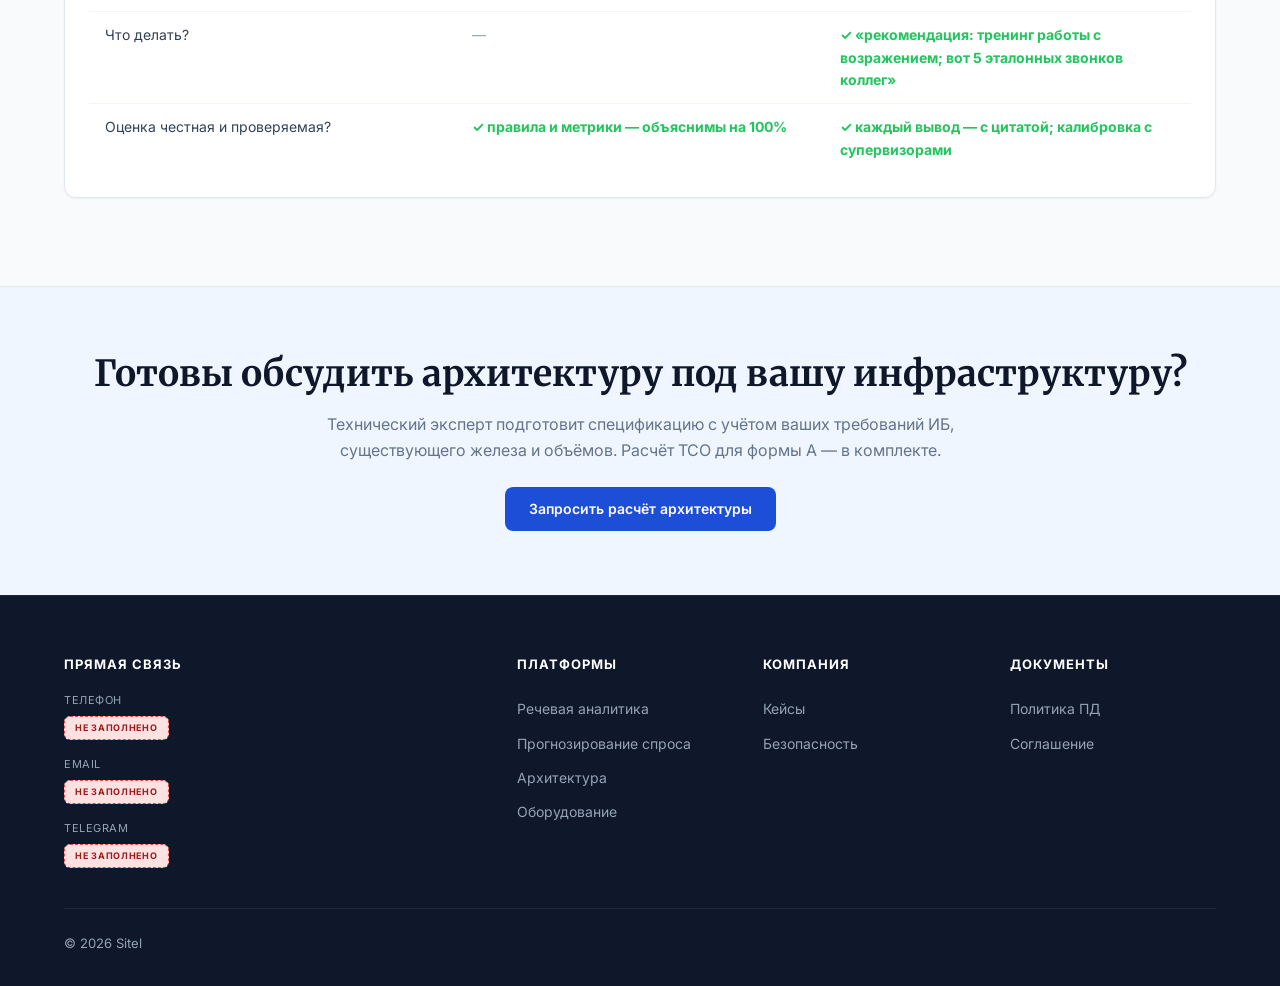
<file: architecture.html>
<!DOCTYPE html>
<html lang="ru">
<head>
  <meta charset="UTF-8">
  <meta name="viewport" content="width=device-width, initial-scale=1.0">
  <title>Архитектура и оборудование — Sitel</title>
  <meta name="description" content="Двухуровневая архитектура речевой аналитики. Три контура развёртывания, требования к оборудованию, GPU-серверы.">
  
  <meta property="og:title" content="Архитектура и оборудование — Sitel">
  <meta property="og:description" content="Три контура развёртывания, серверные GPU, расчёт TCO, таблица карточки звонка до и после.">
  <meta property="og:type" content="website">
  <meta property="og:image" content="/images/og-preview.png">
  <meta property="og:url" content="/architecture.html">
  
  <link rel="icon" type="image/svg+xml" href="data:image/svg+xml,<svg xmlns='http://www.w3.org/2000/svg' viewBox='0 0 100 100'><rect width='100' height='100' rx='20' fill='%231D4ED8'/><text x='50' y='68' text-anchor='middle' fill='white' font-size='58' font-family='Georgia' font-weight='900'>S</text></svg>">
  
  <link rel="preconnect" href="https://fonts.googleapis.com">
  <link rel="preconnect" href="https://fonts.gstatic.com" crossorigin>
  <link href="https://fonts.googleapis.com/css2?family=Inter:wght@400;500;600;700;800&family=Merriweather:wght@700;900&display=swap" rel="stylesheet">
  <link rel="stylesheet" href="/css/styles.css">
</head>



<body>

<!-- HEADER -->
<header class="site-header" id="site-header">
  <div class="container header-inner">
    <a href="index.html" class="logo">
      <div class="logo-icon">S</div>
      <span class="logo-text">Sitel</span>
    </a>
    
    <nav class="nav-links">
      <div class="dropdown" id="products-dropdown">
        <button class="dropdown-toggle" onclick="toggleDropdown('products-dropdown')" aria-expanded="false">Платформы</button>
        <div class="dropdown-menu">
          <a href="index.html">Речевая аналитика (флагман)</a>
          <a href="platforms/auto-order.html">Прогнозирование спроса</a>
          <a href="platforms/docs.html">Документооборот</a>
        </div>
      </div>
      <a href="cases.html">Кейсы</a>
      <a href="security.html">Безопасность</a>
      <a href="architecture.html" style="color:var(--blue-700);font-weight:600;">Архитектура</a>
    </nav>
    
    <div class="header-actions">
      <a href="downloads/sitel-presentation.pdf" download class="btn btn-outline btn-sm">PDF</a>
      <a href="contact.html" class="btn btn-primary btn-sm">Запросить демо</a>
    </div>
    
    <button class="mobile-toggle" onclick="document.getElementById('mobile-menu').classList.toggle('open')" aria-label="Меню">
      <svg width="24" height="24" viewBox="0 0 24 24" fill="none" stroke="currentColor" stroke-width="2"><line x1="3" y1="6" x2="21" y2="6"/><line x1="3" y1="12" x2="21" y2="12"/><line x1="3" y1="18" x2="21" y2="18"/></svg>
    </button>
  </div>
  
  <div class="mobile-menu" id="mobile-menu">
    <strong style="display:block;padding:12px 0;font-size:13px;color:var(--text-light);text-transform:uppercase;">Платформы</strong>
    <div class="mobile-submenu">
      <a href="index.html" onclick="closeMobile()">Речевая аналитика (флагман)</a>
      <a href="platforms/auto-order.html" onclick="closeMobile()">Прогнозирование спроса</a>
      <a href="platforms/docs.html" onclick="closeMobile()">Документооборот</a>
    </div>
    <a href="cases.html" onclick="closeMobile()">Кейсы</a>
    <a href="security.html" onclick="closeMobile()">Безопасность</a>
    <a href="architecture.html" onclick="closeMobile()" style="color:var(--blue-700);font-weight:600;">Архитектура</a>
    <a href="contact.html" onclick="closeMobile()" style="color:var(--blue-700);font-weight:600;">Запросить демо →</a>
  </div>
</header>

<!-- HERO -->
<section class="page-hero">
  <div class="container">
    <span class="badge badge-blue" style="margin-bottom:12px;">АРХИТЕКТУРА</span>
    <h1>Базовый продукт — у вас навсегда. Расширенная аналитика — по подписке</h1>
    <p>Граница проходит по техническому шву: распознавание речи работает на обычном процессоре, серьёзная GPU-инфраструктура нужна только большой языковой модели. Три контура развёртывания — вы выбираете, где проходит граница.</p>
  </div>
</section>

<!-- ДВА УРОВНЯ -->
<section>
  <div class="container">
    <div style="margin-bottom:40px;">
      <span class="badge badge-blue" style="margin-bottom:12px;">МОДЕЛЬ ПРОДУКТА</span>
      <h2>За независимость платят один раз. За глубину — пока она нужна</h2>
    </div>
    <div class="features-grid">
      <div class="card" style="border-left:4px solid var(--blue-700);">
        <span class="badge badge-blue" style="margin-bottom:12px;">БАЗОВЫЙ ПРОДУКТ</span>
        <h4 style="margin-bottom:12px;">Уровень 1 — у вас навсегда</h4>
        <p style="font-size:14px;color:var(--text-muted);margin-bottom:16px;">Даже если завтра отключат интернет, а послезавтра закончится подписка — вот что продолжит работать у вас как ни в чём не бывало:</p>
        <ul style="list-style:none;font-size:14px;color:var(--text-secondary);">
          <li style="padding:4px 0;">→ Расшифровка 100% звонков на CPU</li>
          <li style="padding:4px 0;">→ Контроль скриптов и комплаенса</li>
          <li style="padding:4px 0;">→ Эмоции, метрики, темы обращений</li>
          <li style="padding:4px 0;">→ Базовый скоринг операторов</li>
          <li style="padding:4px 0;">→ ИИ-голосовой помощник</li>
          <li style="padding:4px 0;">→ Дашборды и отчёты в реальном времени</li>
          <li style="padding:4px 0;">→ Малая языковая модель для резюме</li>
        </ul>
        <div style="margin-top:20px;padding:12px;background:#EFF6FF;border-radius:8px;font-size:13px;">
          <strong>Железо:</strong> обычный сервер, без дорогостоящих GPU для основной нагрузки. Одна видеокарта 24 ГБ для малой модели.
        </div>
      </div>
      <div class="card" style="border-left:4px solid var(--teal-600);">
        <span class="badge badge-teal" style="margin-bottom:12px;">РАСШИРЕННАЯ АНАЛИТИКА</span>
        <h4 style="margin-bottom:12px;">Уровень 2 — по подключению</h4>
        <p style="font-size:14px;color:var(--text-muted);margin-bottom:16px;">Большая языковая модель (32+ млрд параметров) подключается как услуга к уже накопленным данным. Объясняет причины, даёт рекомендации, прогнозирует поведение.</p>
        <ul style="list-style:none;font-size:14px;color:var(--text-secondary);">
          <li style="padding:4px 0;">→ Смысловой чек-лист с цитатами-обоснованиями</li>
          <li style="padding:4px 0;">→ Диагностика причин ошибок</li>
          <li style="padding:4px 0;">→ Рекомендации коучу с таймкодами</li>
          <li style="padding:4px 0;">→ Еженедельные дайджесты для руководства</li>
          <li style="padding:4px 0;">→ Прогноз оттока клиентов</li>
          <li style="padding:4px 0;">→ Самообучение бота из лучших ответов</li>
          <li style="padding:4px 0;">→ «Плейбук лучших операторов»</li>
        </ul>
        <div style="margin-top:20px;padding:12px;background:#F0FDFA;border-radius:8px;font-size:13px;">
          <strong>Принципиально:</strong> отключение подписки не приводит к потере данных. Очередь вместо потери.
        </div>
      </div>
    </div>
  </div>
</section>

<!-- ТАБЛИЦА: КАРТОЧКА ЗВОНКА -->
<section class="section-blue">
  <div class="container">
    <div style="margin-bottom:32px;">
      <span class="badge badge-blue" style="margin-bottom:12px;">РАЗНИЦА</span>
      <h2>Карточка звонка: до и после подключения</h2>
    </div>
    <div class="card-flat" style="overflow-x:auto;">
      <table class="compare-table">
        <thead>
          <tr><th>Поле карточки</th><th>База (всегда)</th><th>+ Расширенная</th></tr>
        </thead>
        <tbody>
          <tr><td>Текст разговора</td><td class="check">✓ полный</td><td class="check">✓ полный</td></tr>
          <tr><td>Скрипт соблюдён (по пунктам)</td><td class="check">✓</td><td class="check">✓</td></tr>
          <tr><td>Перебивания, паузы, доля речи</td><td class="check">✓</td><td class="check">✓</td></tr>
          <tr><td>Эмоции: пришёл / ушёл, точка эскалации</td><td class="check">✓</td><td class="check">✓</td></tr>
          <tr><td>Простые смысловые проверки (да/нет)</td><td class="check">✓ малая модель</td><td class="check">✓</td></tr>
          <tr><td>Краткое резюме звонка</td><td class="check">✓ малая модель</td><td class="check">✓</td></tr>
          <tr><td>Тема звонка</td><td class="check">✓</td><td class="check">✓ + связи с новыми темами</td></tr>
          <tr><td>Полный смысловой чек-лист с цитатами</td><td class="pending"><svg width="14" height="14" viewBox="0 0 24 24" fill="none" stroke="#F59E0B" stroke-width="2" stroke-linecap="round" stroke-linejoin="round" style="vertical-align:-2px;"><path d="M5 22h14"/><path d="M5 2h14"/><path d="M17 22v-4.172a2 2 0 0 0-.586-1.414L12 12l-4.414 4.414A2 2 0 0 0 7 17.828V22"/><path d="M7 2v4.172a2 2 0 0 0 .586 1.414L12 12l4.414-4.414A2 2 0 0 0 17 6.172V2"/></svg> дозаполнится</td><td class="check">✓</td></tr>
          <tr><td>Развёрнутое резюме сложного звонка</td><td class="pending"><svg width="14" height="14" viewBox="0 0 24 24" fill="none" stroke="#F59E0B" stroke-width="2" stroke-linecap="round" stroke-linejoin="round" style="vertical-align:-2px;"><path d="M5 22h14"/><path d="M5 2h14"/><path d="M17 22v-4.172a2 2 0 0 0-.586-1.414L12 12l-4.414 4.414A2 2 0 0 0 7 17.828V22"/><path d="M7 2v4.172a2 2 0 0 0 .586 1.414L12 12l4.414-4.414A2 2 0 0 0 17 6.172V2"/></svg></td><td class="check">✓</td></tr>
          <tr><td>Рекомендация коучу</td><td class="dash">—</td><td class="check">✓</td></tr>
          <tr><td>Дайджест для руководства</td><td class="dash">—</td><td class="check">✓</td></tr>
        </tbody>
      </table>
      <p style="font-size:13px;color:var(--text-muted);margin-top:16px;"><svg width="14" height="14" viewBox="0 0 24 24" fill="none" stroke="#F59E0B" stroke-width="2" stroke-linecap="round" stroke-linejoin="round" style="vertical-align:-2px;"><path d="M5 22h14"/><path d="M5 2h14"/><path d="M17 22v-4.172a2 2 0 0 0-.586-1.414L12 12l-4.414 4.414A2 2 0 0 0 7 17.828V22"/><path d="M7 2v4.172a2 2 0 0 0 .586 1.414L12 12l4.414-4.414A2 2 0 0 0 17 6.172V2"/></svg> Поля «дозаполнится» заполняются задним числом по всей накопленной истории при подключении. Клиент ничего не теряет, откладывая подключение.</p>
    </div>
  </div>
</section>

<!-- ТРИ КОНТУРА -->
<section>
  <div class="container">
    <div style="margin-bottom:40px;">
      <span class="badge badge-teal" style="margin-bottom:12px;">КОНТУРЫ РАЗВЁРТЫВАНИЯ</span>
      <h2>Три формы подключения — под ваш бюджет и требования ИБ</h2>
      <p style="max-width:720px;margin:12px auto 0;color:var(--text-muted);">Формы совместимы и переключаемы: начать с подписки (быстрый старт), вырасти до своего сервера. Контракт между уровнями один и тот же, миграция — переключение адреса.</p>
    </div>
    <div style="display:grid;grid-template-columns:repeat(3,1fr);gap:20px;">
      <div class="card">
        <span class="badge badge-blue" style="margin-bottom:12px;">ФОРМА А</span>
        <h4 style="margin-bottom:12px;">Общий сервер внутри компании</h4>
        <p style="font-size:14px;color:var(--text-muted);margin-bottom:16px;">Для крупных: телеком, банк, госсектор. Каждый филиал держит дешёвый узел уровня 1; один GPU-сервер уровня 2 обслуживает всех.</p>
        <div class="legal-box">
          <div class="row"><span class="label">Данные</span><span style="color:#059669;font-weight:600;">не покидают периметр</span></div>
          <div class="row"><span class="label">Для кого</span><span class="value">банки, телеком, гос</span></div>
          <div class="row"><span class="label">Оплата</span><span class="value">лицензия + годовая поддержка</span></div>
          <div class="row"><span class="label">Обновления моделей</span><span class="value">каждые 2–3 месяца</span></div>
        </div>
      </div>
      <div class="card">
        <span class="badge badge-teal" style="margin-bottom:12px;">ФОРМА Б</span>
        <h4 style="margin-bottom:12px;">Наш сервис по подписке</h4>
        <p style="font-size:14px;color:var(--text-muted);margin-bottom:16px;">Для среднего бизнеса: медцентры, ритейл, сервисные сети. Узел уровня 1 отправляет обезличенные тексты, получает обратно оценки и выводы.</p>
        <div class="legal-box">
          <div class="row"><span class="label">Что уходит</span><span style="color:#059669;font-weight:600;">только обезличенные тексты</span></div>
          <div class="row"><span class="label">Аудио</span><span style="color:#059669;font-weight:600;">не передаётся никогда</span></div>
          <div class="row"><span class="label">Для кого</span><span class="value">SMB, средний бизнес</span></div>
          <div class="row"><span class="label">Оплата</span><span class="value">помесячная подписка</span></div>
        </div>
      </div>
      <div class="card">
        <span class="badge badge-amber" style="margin-bottom:12px;">ФОРМА В</span>
        <h4 style="margin-bottom:12px;">Арендованная машина на ночь</h4>
        <p style="font-size:14px;color:var(--text-muted);margin-bottom:16px;">Для тех, кто не хочет ни серьёзного своего GPU, ни чужого сервиса. Ночью в облаке поднимается машина на 1–2 часа, обрабатывает очередь и гасится.</p>
        <div class="legal-box">
          <div class="row"><span class="label">Обработка</span><span style="color:#059669;font-weight:600;">1–2 часа ночью</span></div>
          <div class="row"><span class="label">Объём</span><span class="value">10 000 звонков / ночь</span></div>
          <div class="row"><span class="label">Для кого</span><span class="value">пики без постоянного GPU</span></div>
          <div class="row"><span class="label">Оплата</span><span class="value">за часы обработки</span></div>
        </div>
      </div>
    </div>
  </div>
</section>

<!-- GPU / ОБОРУДОВАНИЕ -->
<section class="section-blue">
  <div class="container">
    <div style="margin-bottom:40px;">
      <span class="badge badge-blue" style="margin-bottom:12px;">ОБОРУДОВАНИЕ</span>
      <h2>Требования к железу и GPU</h2>
      <p style="max-width:720px;margin:12px auto 0;color:var(--text-muted);">Основной функционал работает без дорогостоящих GPU. Оптимизированные модели не требуют колоссальных вычислительных ресурсов.</p>
    </div>

    <!-- Вопрос эксперта: STT на CPU, зачем GPU? -->
    <div class="card" style="background:#EFF6FF;border-color:#DBEAFE;margin-bottom:24px; text-align:left;">
      <p style="font-size:14px;color:#0F172A;font-weight:600;margin-bottom:12px;">«Если STT работает на CPU, а большая модель опциональна — зачем в базовой поставке видеокарта?»</p>
      <p style="font-size:14px;color:var(--text-muted);margin-bottom:12px;">Видеокарта в базовой поставке нужна не для распознавания речи (оно действительно работает на CPU), а для <strong style="color:#0F172A;">малой языковой модели</strong>, которая входит в базовый уровень: краткое резюме каждого звонка, автоматические названия новых тем, простые смысловые проверки для базового скоринга. Она работает полностью у вас, без внешних подключений.</p>
      <p style="font-size:14px;color:var(--text-muted);">Если эти функции не нужны — конфигурация упрощается до сервера без GPU. Расчёт предоставляется при запросе демо.</p>
    </div>

    <!-- GPU: серверная линейка -->
    <div class="card" style="background:#FEF3C7;border-color:#FCD34D;margin-bottom:32px; text-align:left;">
      <h4 style="margin-bottom:12px;"><svg width="18" height="18" viewBox="0 0 24 24" fill="none" stroke="#F59E0B" stroke-width="2" stroke-linecap="round" stroke-linejoin="round" style="vertical-align:-3px;"><path d="m21.73 18-8-14a2 2 0 0 0-3.48 0l-8 14A2 2 0 0 0 4 21h16a2 2 0 0 0 1.73-3"/><path d="M12 9v4"/><path d="M12 17h.01"/></svg> Серверная линейка GPU для продакшена</h4>
      <p style="font-size:14px;color:#92400E;margin-bottom:12px;"><strong>RTX 4090 — потребительская карта.</strong> Лицензионное соглашение NVIDIA не предполагает её использование в дата-центре. Для банков, госсектора и медицины служба ИБ и закупки упрутся в это сразу.</p>
      <p style="font-size:14px;color:#92400E;"><strong style="color:#0F172A;">По умолчанию для продакшн-развёртывания мы предлагаем серверную линейку</strong> (NVIDIA L40S / A30 или эквивалент) либо отечественные ускорители. Розничная карта 24 ГБ допустима как осознанное решение для пилотов и малых инсталляций — мы показываем расчёт TCO «розничная карта сейчас vs серверная сразу». Выбор фиксируется в спецификации до подписания контракта.</p>
    </div>

    <div style="display:grid;grid-template-columns:1fr 1fr;gap:24px;">
      <div class="card" style="text-align:left;">
        <h4 style="margin-bottom:16px;">Базовый уровень (Уровень 1)</h4>
        <table class="spec-table">
          <tr><th>Объём</th><th>Железо</th></tr>
          <tr><td>100 звонков/сутки</td><td>Любой современный сервер, GPU не требуется</td></tr>
          <tr><td>1 000 звонков/сутки</td><td>Сервер + 1× GPU 24 ГБ (малая модель)</td></tr>
          <tr><td>10 000 звонков/сутки</td><td>Узел уровня 1 + выделенный GPU-сервер (форма А)</td></tr>
          <tr><th>STT</th><td>CPU (видеокарта свободна)</td></tr>
          <tr><th>Малая модель</th><td>Розничная GPU 24 ГБ</td></tr>
          <tr><th>Интернет</th><td>Не обязателен</td></tr>
        </table>
      </div>
      <div class="card" style="text-align:left;">
        <h4 style="margin-bottom:16px;">Расширенная аналитика (Уровень 2)</h4>
        <table class="spec-table">
          <tr><th>Рекомендуется</th><td>NVIDIA L40S / A30 или отечественные ускорители</td></tr>
          <tr><th>Примечание</th><td>RTX 4090 — только для пилотов по осознанному решению</td></tr>
          <tr><th>TCO</th><td>Расчёт предоставляется при запросе демо</td></tr>
          <tr><th>Модель</th><td>32+ млрд параметров</td></tr>
          <tr><th>Обновления</th><td>Каждые 2–3 месяца (рынок LLM меняется быстро)</td></tr>
          <tr><th>Формы развёртывания</th><td>А: свой сервер, Б: наш сервис, В: ночная аренда</td></tr>
        </table>
      </div>
    </div>
  </div>
</section>

<!-- ОЦЕНКА ОПЕРАТОРОВ -->
<section>
  <div class="container">
    <div style="margin-bottom:40px;">
      <span class="badge badge-blue" style="margin-bottom:12px;">СКОРИНГ</span>
      <h2>Оценка операторов: детектор и диагност</h2>
      <p style="max-width:720px;margin:12px auto 0;color:var(--text-muted);">Базовый скоринг — детектор (находит проблему и показывает где). Расширенный — диагност (объясняет почему и назначает лечение). Детектор у клиента навсегда; диагност — по подключению.</p>
    </div>

    <div class="card" style="overflow-x:auto;margin-bottom:24px; text-align:left;">
      <table class="spec-table">
        <thead>
          <tr><th>Вопрос руководителя КЦ</th><th>Базовый уровень отвечает</th><th>Расширенный отвечает</th></tr>
        </thead>
        <tbody>
          <tr>
            <td>У кого из операторов проблемы?</td>
            <td class="check">✓ «Мария: балл 62/100, худший в команде; с прошлого вторника рост эскалаций ×2»</td>
            <td class="check">✓ то же + приоритизация по влиянию на выручку</td>
          </tr>
          <tr>
            <td>Где именно проблемы?</td>
            <td class="check">✓ «нарушения скрипта в 8% звонков; перебивает выше нормы; 12% звонков — клиент ушёл злее»</td>
            <td class="check">✓ то же</td>
          </tr>
          <tr>
            <td>Почему?</td>
            <td class="dash">— (видно ЧТО, не видно ПОЧЕМУ)</td>
            <td class="check">✓ «в возражениях о цене не выявляет потребность и сразу уступает; цитаты из 14 звонков»</td>
          </tr>
          <tr>
            <td>Что делать?</td>
            <td class="dash">—</td>
            <td class="check">✓ «рекомендация: тренинг работы с возражением; вот 5 эталонных звонков коллег»</td>
          </tr>
          <tr>
            <td>Оценка честная и проверяемая?</td>
            <td class="check">✓ правила и метрики — объяснимы на 100%</td>
            <td class="check">✓ каждый вывод — с цитатой; калибровка с супервизорами</td>
          </tr>
        </tbody>
      </table>
    </div>
  </div>
</section>

<!-- CTA -->
<section class="section-blue">
  <div class="container" style="text-align:center;">
    <h2 style="margin-bottom:16px;">Готовы обсудить архитектуру под вашу инфраструктуру?</h2>
    <p style="max-width:640px;margin:0 auto 24px;color:var(--text-muted);">Технический эксперт подготовит спецификацию с учётом ваших требований ИБ, существующего железа и объёмов. Расчёт TCO для формы А — в комплекте.</p>
    <a href="contact.html" class="btn btn-primary">Запросить расчёт архитектуры</a>
  </div>
</section>

<!-- FOOTER -->
<footer class="site-footer">
  <div class="container">
    <div class="footer-top-grid">
      
      <!-- Колонка 1: Контакты -->
      <div class="footer-info-block">
        <h4>ПРЯМАЯ СВЯЗЬ</h4>
        <div class="contact-item">
          <span class="contact-label">Телефон</span>
          <span class="contact-value"><span class="badge badge-template">НЕ ЗАПОЛНЕНО</span></span>
        </div>
        <div class="contact-item">
          <span class="contact-label">Email</span>
          <span class="contact-value"><span class="badge badge-template">НЕ ЗАПОЛНЕНО</span></span>
        </div>
        <div class="contact-item">
          <span class="contact-label">Telegram</span>
          <span class="contact-value"><span class="badge badge-template">НЕ ЗАПОЛНЕНО</span></span>
        </div>
      </div>
      
      <!-- Колонка 2: Платформы -->
      <div class="footer-info-block">
        <h4>ПЛАТФОРМЫ</h4>
        <a href="index.html">Речевая аналитика</a>
        <a href="platforms/auto-order.html">Прогнозирование спроса</a>
        <a href="architecture.html">Архитектура</a>
        <a href="platforms/auto-order.html">Оборудование</a>
      </div>

      <!-- Колонка 3: Компания -->
      <div class="footer-info-block">
        <h4>КОМПАНИЯ</h4>
        <a href="cases.html">Кейсы</a>
        <a href="security.html">Безопасность</a>
      </div>

      <!-- Колонка 4: Документы -->
      <div class="footer-info-block">
        <h4>ДОКУМЕНТЫ</h4>
        <a href="privacy.html">Политика ПД</a>
        <a href="#">Соглашение</a>
      </div>

    </div>
    
    <div class="footer-bottom">
      <div style="display:flex;align-items:center;gap:4px;">
        <span>© 2026 Sitel</span>
      </div>
    </div>
  </div>
</footer>

<script>
// Header scroll
const header = document.getElementById('site-header');
window.addEventListener('scroll', () => {
  header.classList.toggle('scrolled', window.scrollY > 20);
}, { passive: true });

// Mobile menu
function closeMobile() { 
  document.getElementById('mobile-menu').classList.remove('open'); 
}

// Dropdown
function toggleDropdown(id) {
  const dropdown = document.getElementById(id);
  if (!dropdown) return;
  dropdown.classList.toggle('open');
}

document.addEventListener('click', (e) => {
  document.querySelectorAll('.dropdown.open').forEach(d => {
    if (!d.contains(e.target)) d.classList.remove('open');
  });
});

// Smooth scroll
document.querySelectorAll('a[href^="#"]').forEach(a => {
  a.addEventListener('click', function(e) {
    const href = this.getAttribute('href');
    if (href === '#' || this.getAttribute('onclick')) return;
    const target = document.querySelector(href);
    if (target) { 
      e.preventDefault(); 
      window.scrollTo({ top: target.getBoundingClientRect().top + window.pageYOffset - 80, behavior: 'smooth' }); 
      closeMobile(); 
    }
  });
});
</script>
</body>
</html>
</file>
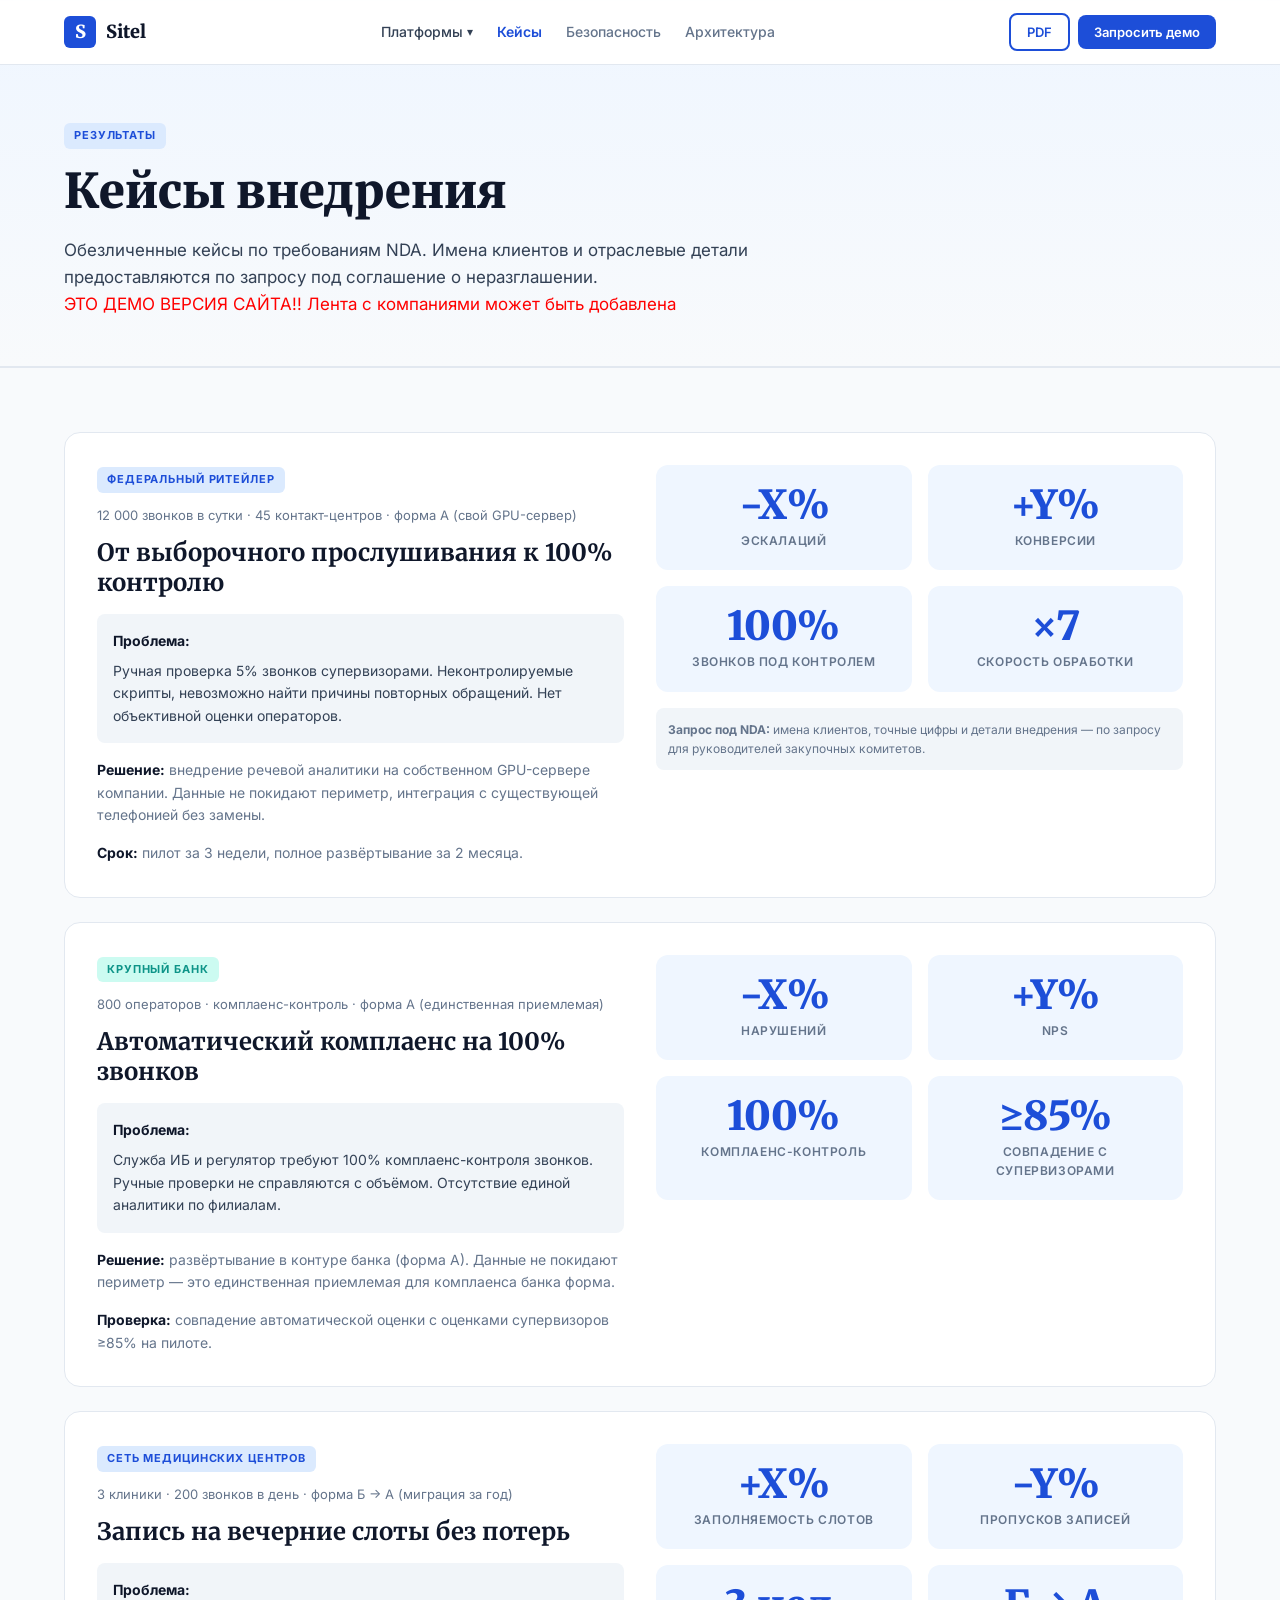
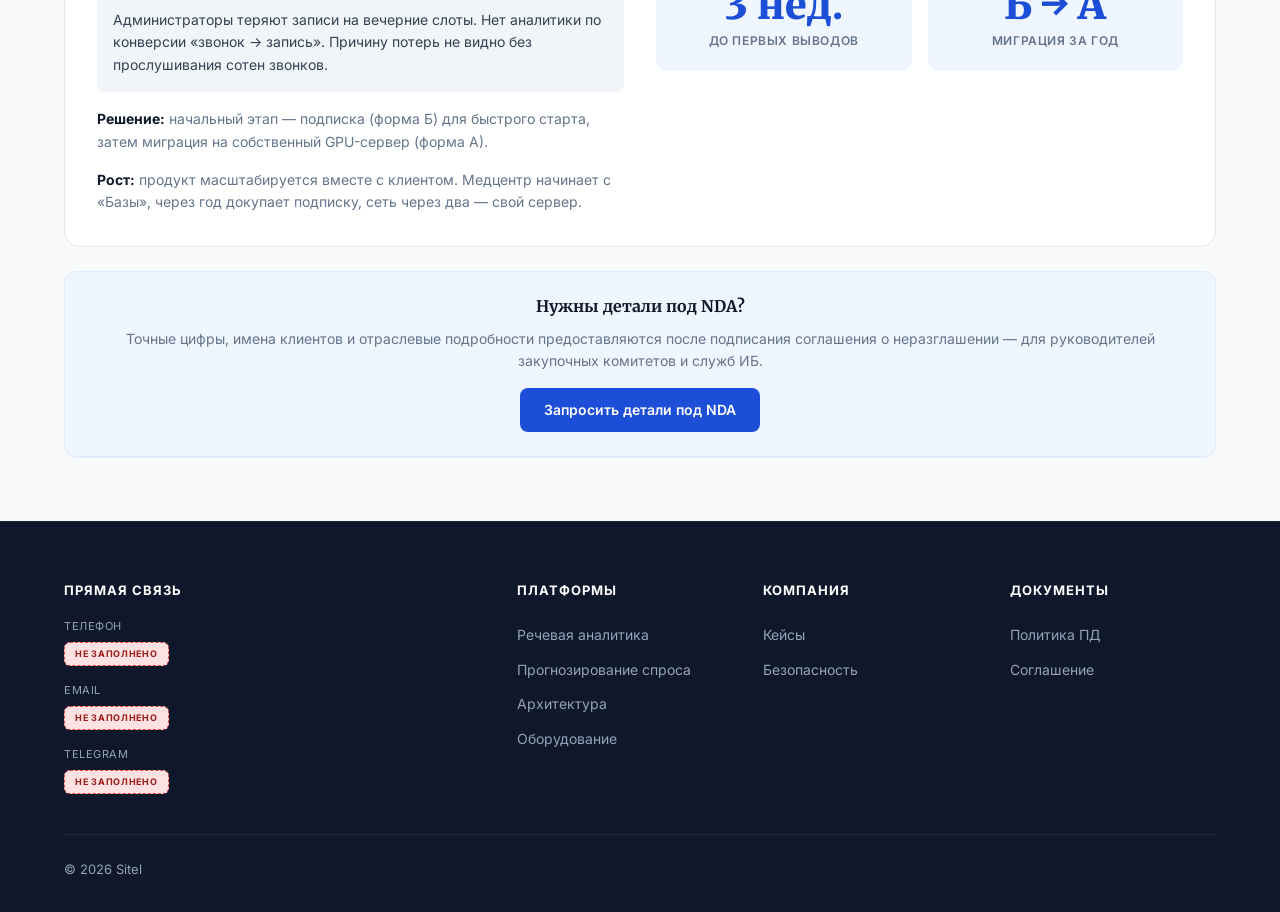
<file: cases.html>
<!DOCTYPE html>
<html lang="ru">
<head>
  <meta charset="UTF-8">
  <meta name="viewport" content="width=device-width, initial-scale=1.0">
  <title>Кейсы внедрений — Sitel</title>
  <meta name="description" content="Обезличенные кейсы внедрения речевой аналитики, прогнозирования спроса и документооборота. Федеральные ритейлеры, банки, сети медцентров.">
  
  <meta property="og:title" content="Кейсы внедрений — Sitel">
  <meta property="og:description" content="Обезличенные кейсы с измеримыми результатами. Имена клиентов — по запросу под NDA.">
  <meta property="og:type" content="website">
  <meta property="og:image" content="/images/og-preview.png">
  <meta property="og:url" content="/cases.html">
  
  <link rel="icon" type="image/svg+xml" href="data:image/svg+xml,<svg xmlns='http://www.w3.org/2000/svg' viewBox='0 0 100 100'><rect width='100' height='100' rx='20' fill='%231D4ED8'/><text x='50' y='68' text-anchor='middle' fill='white' font-size='58' font-family='Georgia' font-weight='900'>S</text></svg>">
  
  <link rel="preconnect" href="https://fonts.googleapis.com">
  <link rel="preconnect" href="https://fonts.gstatic.com" crossorigin>
  <link href="https://fonts.googleapis.com/css2?family=Inter:wght@400;500;600;700;800&family=Merriweather:wght@700;900&display=swap" rel="stylesheet">
  <link rel="stylesheet" href="/css/styles.css">


</head>

<body>

<header class="site-header" id="site-header">
  <div class="container header-inner">
    <a href="index.html" class="logo"><div class="logo-icon">S</div><span class="logo-text">Sitel</span></a>
    <nav class="nav-links">
      <div class="dropdown" id="products-dropdown">
        <button class="dropdown-toggle" onclick="toggleDropdown('products-dropdown')">Платформы</button>
        <div class="dropdown-menu">
          <a href="index.html">Речевая аналитика (флагман)</a>
          <a href="platforms/auto-order.html">Прогнозирование спроса</a>
          <a href="platforms/docs.html">Документооборот</a>
        </div>
      </div>
      <a href="cases.html" style="color:var(--blue-700);font-weight:600;">Кейсы</a>
      <a href="security.html">Безопасность</a>
      <a href="architecture.html">Архитектура</a>
    </nav>
    <div class="header-actions">
      <a href="downloads/sitel-presentation.pdf" download class="btn btn-outline btn-sm">PDF</a>
      <a href="contact.html" class="btn btn-primary btn-sm">Запросить демо</a>
    </div>
    <button class="mobile-toggle" onclick="document.getElementById('mobile-menu').classList.toggle('open')" aria-label="Меню">
      <svg width="24" height="24" viewBox="0 0 24 24" fill="none" stroke="currentColor" stroke-width="2"><line x1="3" y1="6" x2="21" y2="6"/><line x1="3" y1="12" x2="21" y2="12"/><line x1="3" y1="18" x2="21" y2="18"/></svg>
    </button>
  </div>
  <div class="mobile-menu" id="mobile-menu">
    <strong style="display:block;padding:12px 0;font-size:13px;color:var(--text-light);text-transform:uppercase;">Платформы</strong>
    <div class="mobile-submenu">
      <a href="index.html" onclick="closeMobile()">Речевая аналитика (флагман)</a>
      <a href="platforms/auto-order.html" onclick="closeMobile()">Прогнозирование спроса</a>
      <a href="platforms/docs.html" onclick="closeMobile()">Документооборот</a>
    </div>
    <a href="cases.html" onclick="closeMobile()" style="color:var(--blue-700);font-weight:600;">Кейсы</a>
    <a href="security.html" onclick="closeMobile()">Безопасность</a>
    <a href="architecture.html" onclick="closeMobile()">Архитектура</a>
    <a href="contact.html" onclick="closeMobile()" style="color:var(--blue-700);font-weight:600;">Запросить демо →</a>
  </div>
</header>

<section class="page-hero">
  <div class="container">
    <span class="badge badge-blue" style="margin-bottom:12px;">РЕЗУЛЬТАТЫ</span>
    <h1>Кейсы внедрения</h1>
    <p>Обезличенные кейсы по требованиям NDA. Имена клиентов и отраслевые детали предоставляются по запросу под соглашение о неразглашении.</p>
     <p style="color: red;">ЭТО ДЕМО ВЕРСИЯ САЙТА!! Лента с компаниями может быть добавлена</p>
  </div>
</section>

<section>
  <div class="container">
    <!-- Кейс 1: Ритейлер -->
    <div class="case-card-large">
      <div>
        <span class="badge badge-blue" style="margin-bottom:12px;">ФЕДЕРАЛЬНЫЙ РИТЕЙЛЕР</span>
        <p class="case-meta">12 000 звонков в сутки · 45 контакт-центров · форма А (свой GPU-сервер)</p>
        <h3 style="margin-bottom:16px;">От выборочного прослушивания к 100% контролю</h3>
        <div class="case-problem">
          <strong style="display:block;margin-bottom:8px;color:#0F172A;">Проблема:</strong>
          <span style="color:#334155;">Ручная проверка 5% звонков супервизорами. Неконтролируемые скрипты, невозможно найти причины повторных обращений. Нет объективной оценки операторов.</span>
        </div>
        <p style="font-size:14px;color:var(--text-muted);margin-bottom:16px;"><strong style="color:#0F172A;">Решение:</strong> внедрение речевой аналитики на собственном GPU-сервере компании. Данные не покидают периметр, интеграция с существующей телефонией без замены.</p>
        <p style="font-size:14px;color:var(--text-muted);"><strong style="color:#0F172A;">Срок:</strong> пилот за 3 недели, полное развёртывание за 2 месяца.</p>
      </div>
      <div>
        <div class="case-metrics-grid">
          <div class="case-metric-box">
            <div class="value">−X%</div>
            <div class="label">эскалаций</div>
          </div>
          <div class="case-metric-box">
            <div class="value">+Y%</div>
            <div class="label">конверсии</div>
          </div>
          <div class="case-metric-box">
            <div class="value">100%</div>
            <div class="label">звонков под контролем</div>
          </div>
          <div class="case-metric-box">
            <div class="value">×7</div>
            <div class="label">скорость обработки</div>
          </div>
        </div>
        <p style="font-size:12px;color:var(--text-muted);margin-top:16px;padding:12px;background:#F1F5F9;border-radius:8px;"><strong>Запрос под NDA:</strong> имена клиентов, точные цифры и детали внедрения — по запросу для руководителей закупочных комитетов.</p>
      </div>
    </div>

    <!-- Кейс 2: Банк -->
    <div class="case-card-large">
      <div>
        <span class="badge badge-teal" style="margin-bottom:12px;">КРУПНЫЙ БАНК</span>
        <p class="case-meta">800 операторов · комплаенс-контроль · форма А (единственная приемлемая)</p>
        <h3 style="margin-bottom:16px;">Автоматический комплаенс на 100% звонков</h3>
        <div class="case-problem">
          <strong style="display:block;margin-bottom:8px;color:#0F172A;">Проблема:</strong>
          <span style="color:#334155;">Служба ИБ и регулятор требуют 100% комплаенс-контроля звонков. Ручные проверки не справляются с объёмом. Отсутствие единой аналитики по филиалам.</span>
        </div>
        <p style="font-size:14px;color:var(--text-muted);margin-bottom:16px;"><strong style="color:#0F172A;">Решение:</strong> развёртывание в контуре банка (форма А). Данные не покидают периметр — это единственная приемлемая для комплаенса банка форма.</p>
        <p style="font-size:14px;color:var(--text-muted);"><strong style="color:#0F172A;">Проверка:</strong> совпадение автоматической оценки с оценками супервизоров ≥85% на пилоте.</p>
      </div>
      <div>
        <div class="case-metrics-grid">
          <div class="case-metric-box">
            <div class="value">−X%</div>
            <div class="label">нарушений</div>
          </div>
          <div class="case-metric-box">
            <div class="value">+Y%</div>
            <div class="label">NPS</div>
          </div>
          <div class="case-metric-box">
            <div class="value">100%</div>
            <div class="label">комплаенс-контроль</div>
          </div>
          <div class="case-metric-box">
            <div class="value">≥85%</div>
            <div class="label">совпадение с супервизорами</div>
          </div>
        </div>
      </div>
    </div>

    <!-- Кейс 3: Медцентры -->
    <div class="case-card-large">
      <div>
        <span class="badge badge-blue" style="margin-bottom:12px;">СЕТЬ МЕДИЦИНСКИХ ЦЕНТРОВ</span>
        <p class="case-meta">3 клиники · 200 звонков в день · форма Б → А (миграция за год)</p>
        <h3 style="margin-bottom:16px;">Запись на вечерние слоты без потерь</h3>
        <div class="case-problem">
          <strong style="display:block;margin-bottom:8px;color:#0F172A;">Проблема:</strong>
          <span style="color:#334155;">Администраторы теряют записи на вечерние слоты. Нет аналитики по конверсии «звонок → запись». Причину потерь не видно без прослушивания сотен звонков.</span>
        </div>
        <p style="font-size:14px;color:var(--text-muted);margin-bottom:16px;"><strong style="color:#0F172A;">Решение:</strong> начальный этап — подписка (форма Б) для быстрого старта, затем миграция на собственный GPU-сервер (форма А).</p>
        <p style="font-size:14px;color:var(--text-muted);"><strong style="color:#0F172A;">Рост:</strong> продукт масштабируется вместе с клиентом. Медцентр начинает с «Базы», через год докупает подписку, сеть через два — свой сервер.</p>
      </div>
      <div>
        <div class="case-metrics-grid">
          <div class="case-metric-box">
            <div class="value">+X%</div>
            <div class="label">заполняемость слотов</div>
          </div>
          <div class="case-metric-box">
            <div class="value">−Y%</div>
            <div class="label">пропусков записей</div>
          </div>
          <div class="case-metric-box">
            <div class="value">3 нед.</div>
            <div class="label">до первых выводов</div>
          </div>
          <div class="case-metric-box">
            <div class="value">Б → А</div>
            <div class="label">миграция за год</div>
          </div>
        </div>
      </div>
    </div>

    <div class="card" style="background:#EFF6FF;border-color:#DBEAFE;text-align:center;">
      <h4 style="margin-bottom:12px;">Нужны детали под NDA?</h4>
      <p style="font-size:14px;color:var(--text-muted);margin-bottom:16px;">Точные цифры, имена клиентов и отраслевые подробности предоставляются после подписания соглашения о неразглашении — для руководителей закупочных комитетов и служб ИБ.</p>
      <a href="contact.html" class="btn btn-primary">Запросить детали под NDA</a>
    </div>
  </div>
</section>

<!-- FOOTER -->
<footer class="site-footer">
  <div class="container">
    <div class="footer-top-grid">
      
      <!-- Колонка 1: Контакты -->
      <div class="footer-info-block">
        <h4>ПРЯМАЯ СВЯЗЬ</h4>
        <div class="contact-item">
          <span class="contact-label">Телефон</span>
          <span class="contact-value"><span class="badge badge-template">НЕ ЗАПОЛНЕНО</span></span>
        </div>
        <div class="contact-item">
          <span class="contact-label">Email</span>
          <span class="contact-value"><span class="badge badge-template">НЕ ЗАПОЛНЕНО</span></span>
        </div>
        <div class="contact-item">
          <span class="contact-label">Telegram</span>
          <span class="contact-value"><span class="badge badge-template">НЕ ЗАПОЛНЕНО</span></span>
        </div>
      </div>
      
      <!-- Колонка 2: Платформы -->
      <div class="footer-info-block">
        <h4>ПЛАТФОРМЫ</h4>
        <a href="index.html">Речевая аналитика</a>
        <a href="platforms/auto-order.html">Прогнозирование спроса</a>
        <a href="architecture.html">Архитектура</a>
        <a href="platforms/auto-order.html">Оборудование</a>
      </div>

      <!-- Колонка 3: Компания -->
      <div class="footer-info-block">
        <h4>КОМПАНИЯ</h4>
        <a href="cases.html">Кейсы</a>
        <a href="security.html">Безопасность</a>
      </div>

      <!-- Колонка 4: Документы -->
      <div class="footer-info-block">
        <h4>ДОКУМЕНТЫ</h4>
        <a href="privacy.html">Политика ПД</a>
        <a href="#">Соглашение</a>
      </div>

    </div>
    
    <div class="footer-bottom">
      <div style="display:flex;align-items:center;gap:4px;">
        <span>© 2026 Sitel</span>
      </div>
    </div>
  </div>
</footer>

<script>
// Header scroll
const header = document.getElementById('site-header');
window.addEventListener('scroll', () => {
  header.classList.toggle('scrolled', window.scrollY > 20);
}, { passive: true });

// Mobile menu
function closeMobile() { 
  document.getElementById('mobile-menu').classList.remove('open'); 
}

// Dropdown
function toggleDropdown(id) {
  const dropdown = document.getElementById(id);
  if (!dropdown) return;
  dropdown.classList.toggle('open');
}

document.addEventListener('click', (e) => {
  document.querySelectorAll('.dropdown.open').forEach(d => {
    if (!d.contains(e.target)) d.classList.remove('open');
  });
});

// Smooth scroll
document.querySelectorAll('a[href^="#"]').forEach(a => {
  a.addEventListener('click', function(e) {
    const href = this.getAttribute('href');
    if (href === '#' || this.getAttribute('onclick')) return;
    const target = document.querySelector(href);
    if (target) { 
      e.preventDefault(); 
      window.scrollTo({ top: target.getBoundingClientRect().top + window.pageYOffset - 80, behavior: 'smooth' }); 
      closeMobile(); 
    }
  });
});
</script>
</body>
</html>
</file>
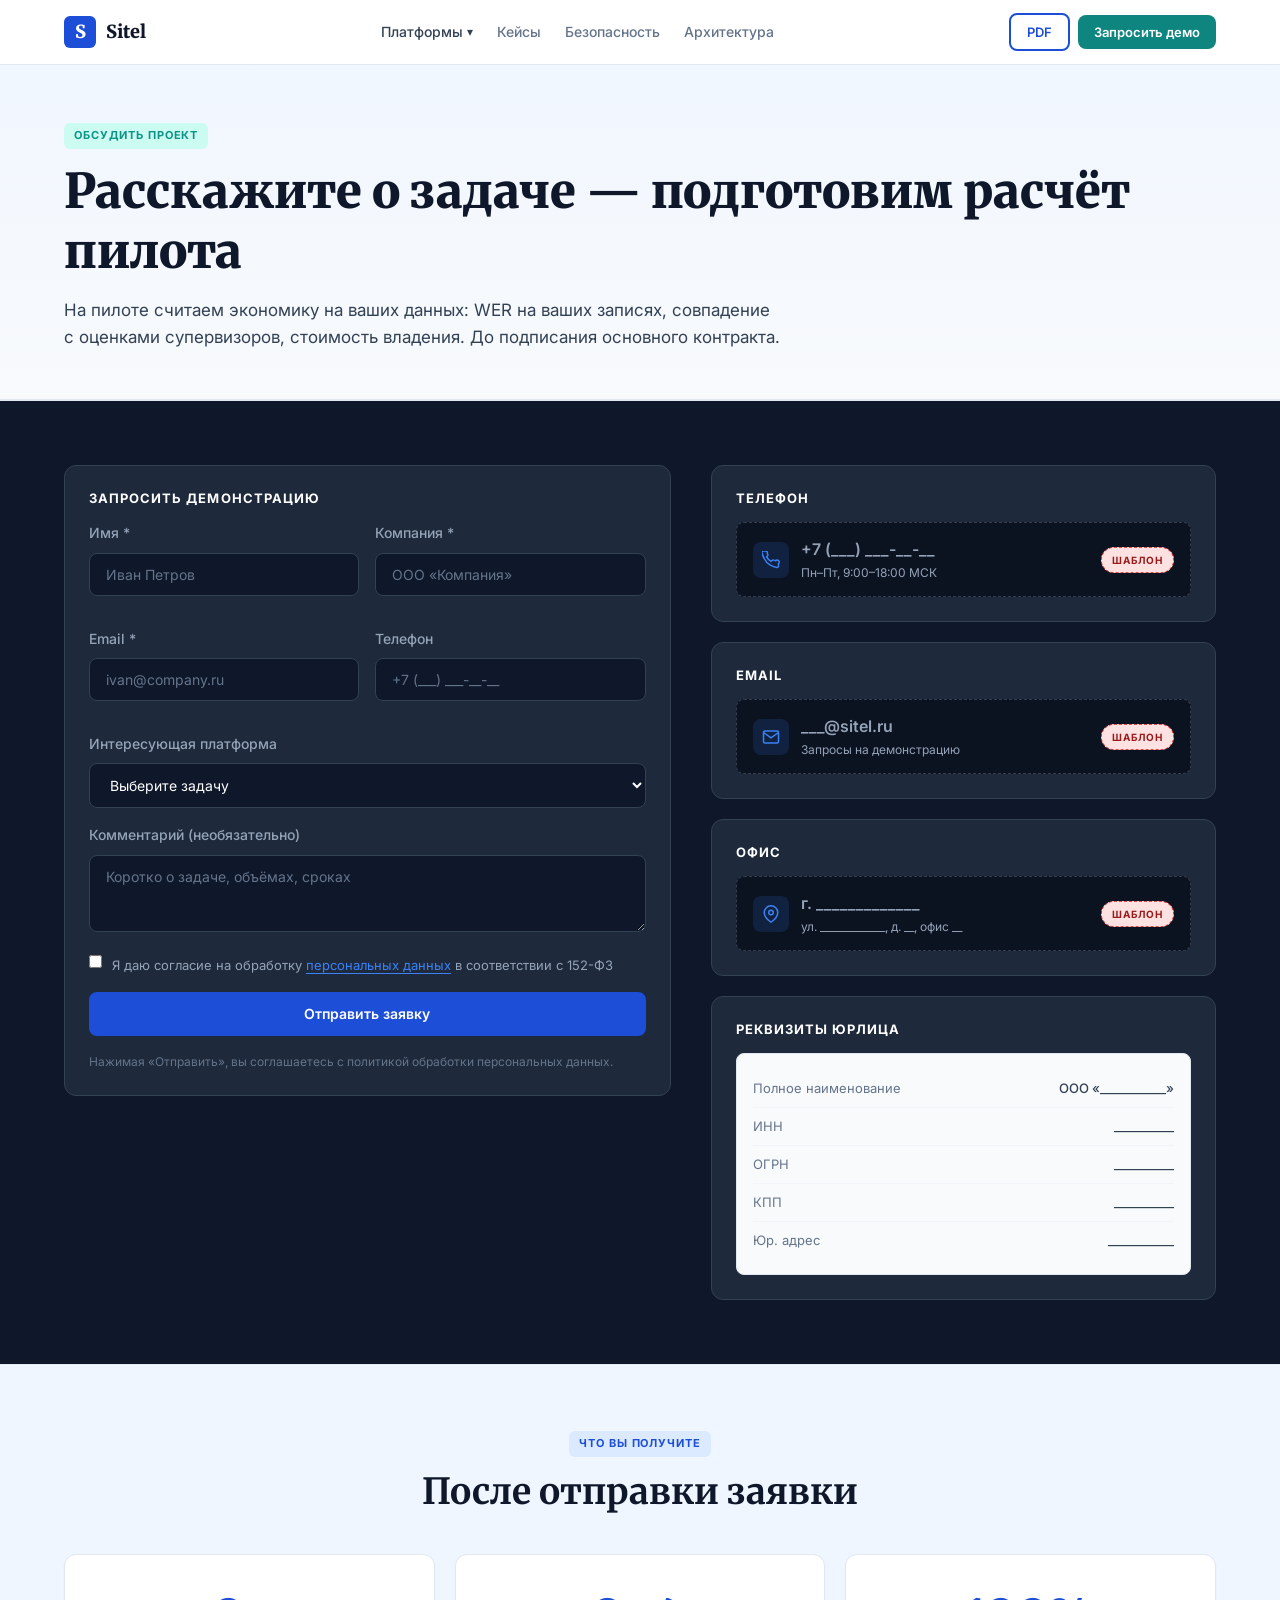
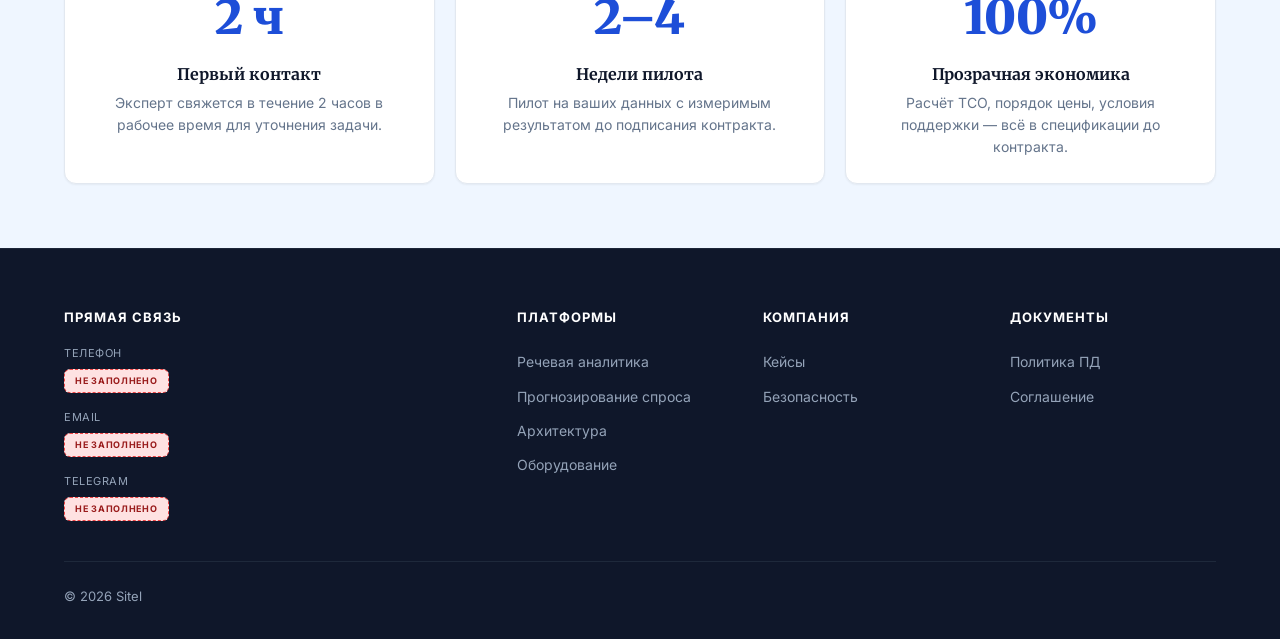
<file: contact.html>
<!DOCTYPE html>
<html lang="ru">
<head>
  <meta charset="UTF-8">
  <meta name="viewport" content="width=device-width, initial-scale=1.0">
  <title>Контакты — Sitel</title>
  <meta name="description" content="Запросить демонстрацию, расчёт пилота, пакет документов для ИБ. Эксперт свяжется в течение 2 часов в рабочее время.">
  
  <meta property="og:title" content="Контакты — Sitel">
  <meta property="og:description" content="Запросить демонстрацию и расчёт пилота. Пилот за 2–4 недели.">
  <meta property="og:type" content="website">
  <meta property="og:image" content="/images/og-preview.png">
  <meta property="og:url" content="/contact.html">
  
  <link rel="icon" type="image/svg+xml" href="data:image/svg+xml,<svg xmlns='http://www.w3.org/2000/svg' viewBox='0 0 100 100'><rect width='100' height='100' rx='20' fill='%231D4ED8'/><text x='50' y='68' text-anchor='middle' fill='white' font-size='58' font-family='Georgia' font-weight='900'>S</text></svg>">
  
  <link rel="preconnect" href="https://fonts.googleapis.com">
  <link rel="preconnect" href="https://fonts.gstatic.com" crossorigin>
  <link href="https://fonts.googleapis.com/css2?family=Inter:wght@400;500;600;700;800&family=Merriweather:wght@700;900&display=swap" rel="stylesheet">
  <link rel="stylesheet" href="/css/styles.css">


</head>

<body>

<header class="site-header" id="site-header">
  <div class="container header-inner">
    <a href="index.html" class="logo"><div class="logo-icon">S</div><span class="logo-text">Sitel</span></a>
    <nav class="nav-links">
      <div class="dropdown" id="products-dropdown">
        <button class="dropdown-toggle" onclick="toggleDropdown('products-dropdown')" aria-expanded="false">Платформы</button>
        <div class="dropdown-menu">
          <a href="index.html">Речевая аналитика (флагман)</a>
          <a href="platforms/auto-order.html">Прогнозирование спроса</a>
          <a href="platforms/docs.html">Документооборот</a>
        </div>
      </div>
      <a href="cases.html">Кейсы</a>
      <a href="security.html">Безопасность</a>
      <a href="architecture.html">Архитектура</a>
    </nav>
    <div class="header-actions">
      <a href="downloads/sitel-presentation.pdf" download class="btn btn-outline btn-sm">PDF</a>
      <a href="contact.html" class="btn btn-primary btn-sm" style="background:#0F8580;">Запросить демо</a>
    </div>
    <button class="mobile-toggle" onclick="document.getElementById('mobile-menu').classList.toggle('open')" aria-label="Меню">
      <svg width="24" height="24" viewBox="0 0 24 24" fill="none" stroke="currentColor" stroke-width="2"><line x1="3" y1="6" x2="21" y2="6"/><line x1="3" y1="12" x2="21" y2="12"/><line x1="3" y1="18" x2="21" y2="18"/></svg>
    </button>
  </div>
  <div class="mobile-menu" id="mobile-menu">
    <strong style="display:block;padding:12px 0;font-size:13px;color:var(--text-light);text-transform:uppercase;">Платформы</strong>
    <div class="mobile-submenu">
      <a href="index.html" onclick="closeMobile()">Речевая аналитика (флагман)</a>
      <a href="platforms/auto-order.html" onclick="closeMobile()">Прогнозирование спроса</a>
      <a href="platforms/docs.html" onclick="closeMobile()">Документооборот</a>
    </div>
    <a href="cases.html" onclick="closeMobile()">Кейсы</a>
    <a href="security.html" onclick="closeMobile()">Безопасность</a>
    <a href="architecture.html" onclick="closeMobile()">Архитектура</a>
    <a href="contact.html" onclick="closeMobile()" style="color:var(--blue-700);font-weight:600;">Запросить демо →</a>
  </div>
</header>

<section class="page-hero">
  <div class="container">
    <span class="badge badge-teal" style="margin-bottom:12px;">ОБСУДИТЬ ПРОЕКТ</span>
    <h1>Расскажите о задаче — подготовим расчёт пилота</h1>
    <p>На пилоте считаем экономику на ваших данных: WER на ваших записях, совпадение с оценками супервизоров, стоимость владения. До подписания основного контракта.</p>
  </div>
</section>

<section class="contact-section">
  <div class="container">
    <div class="contact-grid">
      <!-- ЛЕВАЯ КОЛОНКА: ФОРМА -->
      <div>
        <div class="contact-info-card">
          <h4>Запросить демонстрацию</h4>
          <form id="contact-form" action="https://api.web3forms.com/submit" method="POST" onsubmit="handleContactForm(event)">
            <input type="hidden" name="access_key" value="449e3fae-0e79-4a1a-b319-41cfda0f8a00">
            <input type="hidden" name="subject" value="Заявка с сайта Sitel">
            <input type="hidden" name="from_name" value="Sitel Website">
            
            <div class="form-row">
              <div class="form-group"><label class="form-label">Имя *</label><input class="form-input" type="text" name="name" required placeholder="Иван Петров" /></div>
              <div class="form-group"><label class="form-label">Компания *</label><input class="form-input" type="text" name="company" required placeholder="ООО «Компания»" /></div>
            </div>
            <div class="form-row">
              <div class="form-group"><label class="form-label">Email *</label><input class="form-input" type="email" name="email" required placeholder="ivan@company.ru" /></div>
              <div class="form-group"><label class="form-label">Телефон</label><input class="form-input" type="tel" name="phone" placeholder="+7 (___) ___-__-__" /></div>
            </div>
            <div class="form-group">
              <label class="form-label">Интересующая платформа</label>
              <select class="form-input" name="platform">
                <option value="">Выберите задачу</option>
                <option>Речевая аналитика</option>
                <option>Прогнозирование спроса</option>
                <option>Документооборот</option>
                <option>Несколько задач</option>
              </select>
            </div>
            <div class="form-group">
              <label class="form-label">Комментарий (необязательно)</label>
              <textarea class="form-input" name="message" rows="3" placeholder="Коротко о задаче, объёмах, сроках"></textarea>
            </div>
            <div class="form-group">
              <div class="checkbox-group">
                <input type="checkbox" id="consent" name="consent" required>
                <label for="consent">Я даю согласие на обработку <a href="privacy.html" target="_blank">персональных данных</a> в соответствии с 152-ФЗ</label>
              </div>
            </div>
            <button type="submit" class="btn btn-primary btn-block">Отправить заявку</button>
            <div id="form-success" style="display:none;text-align:center;padding:12px;margin-top:12px;background:#D1FAE5;border-radius:8px;color:#065F46;font-size:14px;">
              ✓ Заявка отправлена! Эксперт свяжется в течение 2 часов в рабочее время.
            </div>
          </form>
          <p style="font-size:12px;color:var(--text-muted);margin-top:16px;">Нажимая «Отправить», вы соглашаетесь с политикой обработки персональных данных.</p>
        </div>
      </div>

      <!-- ПРАВАЯ КОЛОНКА: КОНТАКТЫ-ПЛЕЙСХОЛДЕРЫ -->
      <div>
        <div class="contact-info-card" style="margin-bottom:20px;">
          <h4>Телефон</h4>
          <div class="contact-placeholder">
            <div class="icon">
              <svg width="18" height="18" viewBox="0 0 24 24" fill="none" stroke="currentColor" stroke-width="2"><path d="M22 16.92v3a2 2 0 01-2.18 2 19.79 19.79 0 01-8.63-3.07 19.5 19.5 0 01-8.26-8.91A19.79 19.79 0 01.01 2.18 2 2 0 012 0h3a2 2 0 012 1.72c.13.96.36 1.9.7 2.81a2 2 0 01-.45 2.11L6.09 7.91a16 16 0 006 6l1.27-1.27a2 2 0 012.11-.45c.91.34 1.85.57 2.81.7A2 2 0 0122 16.92z"/></svg>
            </div>
            <div style="flex:1;">
              <div style="font-weight:600;color:#94A3B8;">+7 (___) ___-__-__</div>
              <div style="font-size:12px;color:#94A3B8;">Пн–Пт, 9:00–18:00 МСК</div>
            </div>
            <span class="placeholder-tag">шаблон</span>
          </div>
        </div>

        <div class="contact-info-card" style="margin-bottom:20px;">
          <h4>Email</h4>
          <div class="contact-placeholder">
            <div class="icon">
              <svg width="18" height="18" viewBox="0 0 24 24" fill="none" stroke="currentColor" stroke-width="2"><path d="M4 4h16c1.1 0 2 .9 2 2v12c0 1.1-.9 2-2 2H4c-1.1 0-2-.9-2-2V6c0-1.1.9-2 2-2z"/><polyline points="22,6 12,13 2,6"/></svg>
            </div>
            <div style="flex:1;">
              <div style="font-weight:600;color:#94A3B8;">___@sitel.ru</div>
              <div style="font-size:12px;color:#94A3B8;">Запросы на демонстрацию</div>
            </div>
            <span class="placeholder-tag">шаблон</span>
          </div>
        </div>

        <div class="contact-info-card" style="margin-bottom:20px;">
          <h4>Офис</h4>
          <div class="contact-placeholder">
            <div class="icon">
              <svg width="18" height="18" viewBox="0 0 24 24" fill="none" stroke="currentColor" stroke-width="2"><path d="M21 10c0 7-9 13-9 13s-9-6-9-13a9 9 0 0118 0z"/><circle cx="12" cy="10" r="3"/></svg>
            </div>
            <div style="flex:1;">
              <div style="font-weight:600;color:#94A3B8;">г. _____________</div>
              <div style="font-size:12px;color:#94A3B8;">ул. _____________, д. __, офис __</div>
            </div>
            <span class="placeholder-tag">шаблон</span>
          </div>
        </div>

        <div class="contact-info-card">
          <h4>Реквизиты юрлица</h4>
          <div class="legal-box">
            <div class="row"><span class="label">Полное наименование</span><span class="value">ООО «___________»</span></div>
            <div class="row"><span class="label">ИНН</span><span class="value">__________</span></div>
            <div class="row"><span class="label">ОГРН</span><span class="value">__________</span></div>
            <div class="row"><span class="label">КПП</span><span class="value">__________</span></div>
            <div class="row"><span class="label">Юр. адрес</span><span class="value">___________</span></div>
          </div>
        </div>
      </div>
    </div>
  </div>
</section>

<!-- SLA -->
<section class="section-blue">
  <div class="container">
    <div style="margin-bottom:40px;text-align:center;">
      <span class="badge badge-blue" style="margin-bottom:12px;">ЧТО ВЫ ПОЛУЧИТЕ</span>
      <h2>После отправки заявки</h2>
    </div>
    <div style="display:grid;grid-template-columns:repeat(3,1fr);gap:20px;">
      <div class="card" style="text-align:center;">
        <div style="font-family:'Merriweather',serif;font-size:3rem;font-weight:900;color:var(--blue-700);margin-bottom:8px;">2 ч</div>
        <h4 style="margin-bottom:8px;">Первый контакт</h4>
        <p style="font-size:14px;color:var(--text-muted);">Эксперт свяжется в течение 2 часов в рабочее время для уточнения задачи.</p>
      </div>
      <div class="card" style="text-align:center;">
        <div style="font-family:'Merriweather',serif;font-size:3rem;font-weight:900;color:var(--blue-700);margin-bottom:8px;">2–4</div>
        <h4 style="margin-bottom:8px;">Недели пилота</h4>
        <p style="font-size:14px;color:var(--text-muted);">Пилот на ваших данных с измеримым результатом до подписания контракта.</p>
      </div>
      <div class="card" style="text-align:center;">
        <div style="font-family:'Merriweather',serif;font-size:3rem;font-weight:900;color:var(--blue-700);margin-bottom:8px;">100%</div>
        <h4 style="margin-bottom:8px;">Прозрачная экономика</h4>
        <p style="font-size:14px;color:var(--text-muted);">Расчёт TCO, порядок цены, условия поддержки — всё в спецификации до контракта.</p>
      </div>
    </div>
  </div>
</section>

<!-- FOOTER -->
<footer class="site-footer">
  <div class="container">
    <div class="footer-top-grid">
      
      <!-- Колонка 1: Контакты -->
      <div class="footer-info-block">
        <h4>ПРЯМАЯ СВЯЗЬ</h4>
        <div class="contact-item">
          <span class="contact-label">Телефон</span>
          <span class="contact-value"><span class="badge badge-template">НЕ ЗАПОЛНЕНО</span></span>
        </div>
        <div class="contact-item">
          <span class="contact-label">Email</span>
          <span class="contact-value"><span class="badge badge-template">НЕ ЗАПОЛНЕНО</span></span>
        </div>
        <div class="contact-item">
          <span class="contact-label">Telegram</span>
          <span class="contact-value"><span class="badge badge-template">НЕ ЗАПОЛНЕНО</span></span>
        </div>
      </div>
      
      <!-- Колонка 2: Платформы -->
      <div class="footer-info-block">
        <h4>ПЛАТФОРМЫ</h4>
        <a href="index.html">Речевая аналитика</a>
        <a href="platforms/auto-order.html">Прогнозирование спроса</a>
        <a href="architecture.html">Архитектура</a>
        <a href="platforms/auto-order.html">Оборудование</a>
      </div>

      <!-- Колонка 3: Компания -->
      <div class="footer-info-block">
        <h4>КОМПАНИЯ</h4>
        <a href="cases.html">Кейсы</a>
        <a href="security.html">Безопасность</a>
      </div>

      <!-- Колонка 4: Документы -->
      <div class="footer-info-block">
        <h4>ДОКУМЕНТЫ</h4>
        <a href="privacy.html">Политика ПД</a>
        <a href="#">Соглашение</a>
      </div>

    </div>
    
    <div class="footer-bottom">
      <div style="display:flex;align-items:center;gap:4px;">
        <span>© 2026 Sitel</span>
      </div>
    </div>
  </div>
</footer>


<script>
// Header scroll
const header = document.getElementById('site-header');
window.addEventListener('scroll', () => {
  header.classList.toggle('scrolled', window.scrollY > 20);
}, { passive: true });

// Mobile menu
function closeMobile() { 
  document.getElementById('mobile-menu').classList.remove('open'); 
}

// Dropdown
function toggleDropdown(id) {
  const dropdown = document.getElementById(id);
  if (!dropdown) return;
  dropdown.classList.toggle('open');
}

document.addEventListener('click', (e) => {
  document.querySelectorAll('.dropdown.open').forEach(d => {
    if (!d.contains(e.target)) d.classList.remove('open');
  });
});

// Smooth scroll
document.querySelectorAll('a[href^="#"]').forEach(a => {
  a.addEventListener('click', function(e) {
    const href = this.getAttribute('href');
    if (href === '#' || this.getAttribute('onclick')) return;
    const target = document.querySelector(href);
    if (target) { 
      e.preventDefault(); 
      window.scrollTo({ top: target.getBoundingClientRect().top + window.pageYOffset - 80, behavior: 'smooth' }); 
      closeMobile(); 
    }
  });
});

// Обработчик для отправки формы Web3Forms
async function handleContactForm(e) {
  e.preventDefault();
  const form = e.target;
  const submitBtn = form.querySelector('button[type=submit]');
  const originalText = submitBtn.innerHTML;
  
  submitBtn.innerHTML = 'Отправка...';
  submitBtn.disabled = true;
  
  try {
    const response = await fetch(form.action, {
      method: 'POST',
      body: new FormData(form),
      headers: { 'Accept': 'application/json' }
    });
    
    if (response.ok) {
      document.getElementById('form-success').style.display = 'block';
      form.querySelectorAll('input,select,textarea,button[type=submit]').forEach(el => el.disabled = true);
    } else {
      throw new Error('Ошибка отправки');
    }
  } catch (err) {
    alert('Ошибка отправки. Попробуйте позже или напишите на email напрямую.');
    submitBtn.innerHTML = originalText;
    submitBtn.disabled = false;
  }
}
</script>
</body>
</html>
</file>
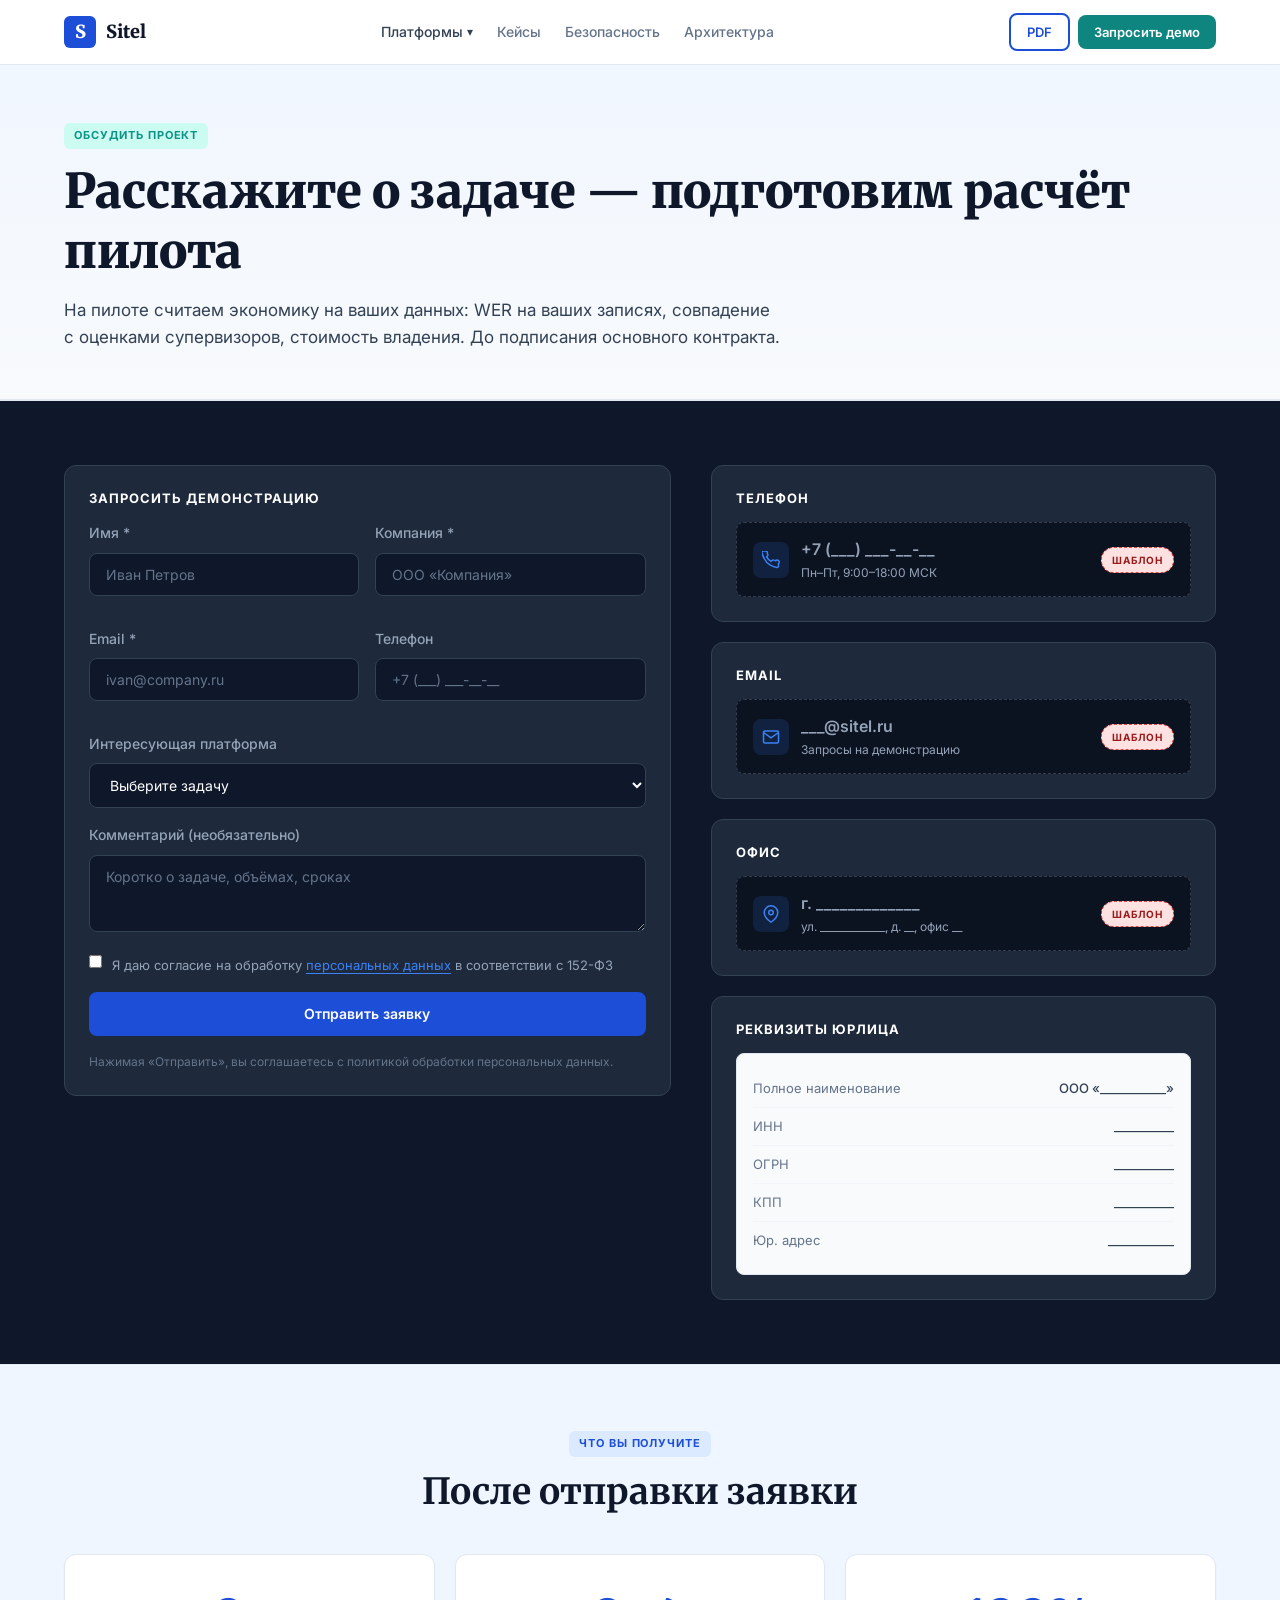
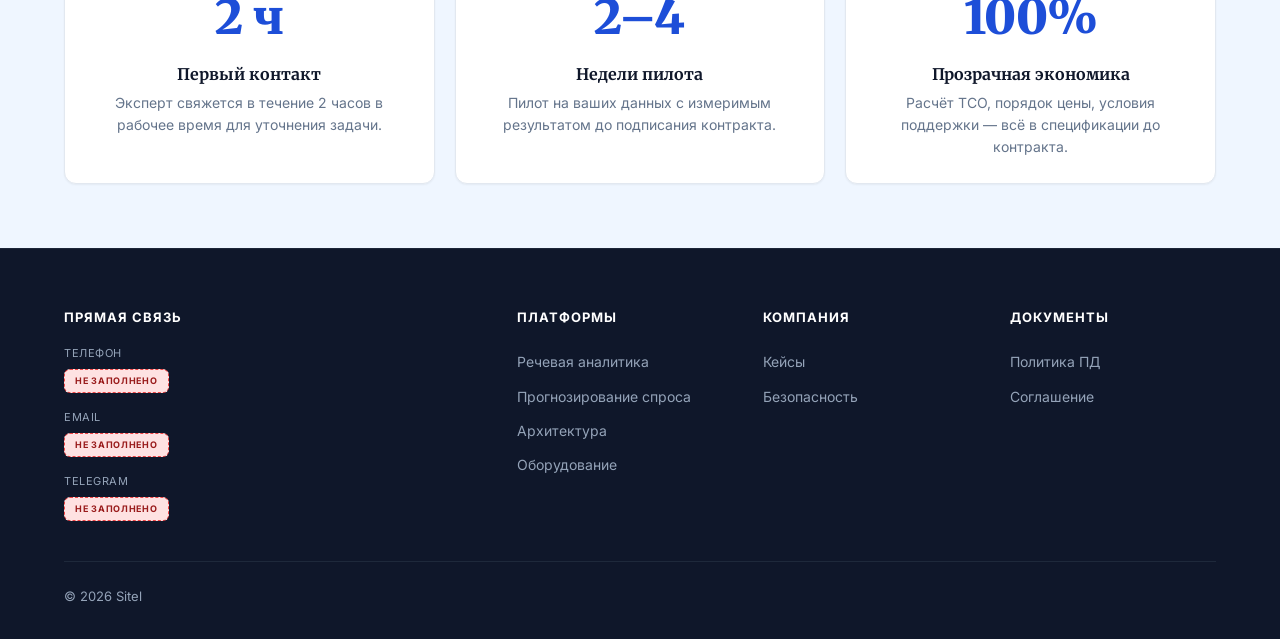
<file: privacy.html>
<!DOCTYPE html>
<html lang="ru">
<head>
  <meta charset="UTF-8">
  <meta name="viewport" content="width=device-width, initial-scale=1.0">
  <title>Контакты — Sitel</title>
  <meta name="description" content="Запросить демонстрацию, расчёт пилота, пакет документов для ИБ. Эксперт свяжется в течение 2 часов в рабочее время.">
  
  <meta property="og:title" content="Контакты — Sitel">
  <meta property="og:description" content="Запросить демонстрацию и расчёт пилота. Пилот за 2–4 недели.">
  <meta property="og:type" content="website">
  <meta property="og:image" content="/images/og-preview.png">
  <meta property="og:url" content="/contact.html">
  
  <link rel="icon" type="image/svg+xml" href="data:image/svg+xml,<svg xmlns='http://www.w3.org/2000/svg' viewBox='0 0 100 100'><rect width='100' height='100' rx='20' fill='%231D4ED8'/><text x='50' y='68' text-anchor='middle' fill='white' font-size='58' font-family='Georgia' font-weight='900'>S</text></svg>">
  
  <link rel="preconnect" href="https://fonts.googleapis.com">
  <link rel="preconnect" href="https://fonts.gstatic.com" crossorigin>
  <link href="https://fonts.googleapis.com/css2?family=Inter:wght@400;500;600;700;800&family=Merriweather:wght@700;900&display=swap" rel="stylesheet">
  <link rel="stylesheet" href="/css/styles.css">


</head>

<body>

<header class="site-header" id="site-header">
  <div class="container header-inner">
    <a href="index.html" class="logo"><div class="logo-icon">S</div><span class="logo-text">Sitel</span></a>
    <nav class="nav-links">
      <div class="dropdown" id="products-dropdown">
        <button class="dropdown-toggle" onclick="toggleDropdown('products-dropdown')" aria-expanded="false">Платформы</button>
        <div class="dropdown-menu">
          <a href="index.html">Речевая аналитика (флагман)</a>
          <a href="platforms/auto-order.html">Прогнозирование спроса</a>
          <a href="platforms/docs.html">Документооборот</a>
        </div>
      </div>
      <a href="cases.html">Кейсы</a>
      <a href="security.html">Безопасность</a>
      <a href="architecture.html">Архитектура</a>
    </nav>
    <div class="header-actions">
      <a href="downloads/sitel-presentation.pdf" download class="btn btn-outline btn-sm">PDF</a>
      <a href="contact.html" class="btn btn-primary btn-sm" style="background:#0F8580;">Запросить демо</a>
    </div>
    <button class="mobile-toggle" onclick="document.getElementById('mobile-menu').classList.toggle('open')" aria-label="Меню">
      <svg width="24" height="24" viewBox="0 0 24 24" fill="none" stroke="currentColor" stroke-width="2"><line x1="3" y1="6" x2="21" y2="6"/><line x1="3" y1="12" x2="21" y2="12"/><line x1="3" y1="18" x2="21" y2="18"/></svg>
    </button>
  </div>
  <div class="mobile-menu" id="mobile-menu">
    <strong style="display:block;padding:12px 0;font-size:13px;color:var(--text-light);text-transform:uppercase;">Платформы</strong>
    <div class="mobile-submenu">
      <a href="index.html" onclick="closeMobile()">Речевая аналитика (флагман)</a>
      <a href="platforms/auto-order.html" onclick="closeMobile()">Прогнозирование спроса</a>
      <a href="platforms/docs.html" onclick="closeMobile()">Документооборот</a>
    </div>
    <a href="cases.html" onclick="closeMobile()">Кейсы</a>
    <a href="security.html" onclick="closeMobile()">Безопасность</a>
    <a href="architecture.html" onclick="closeMobile()">Архитектура</a>
    <a href="contact.html" onclick="closeMobile()" style="color:var(--blue-700);font-weight:600;">Запросить демо →</a>
  </div>
</header>

<section class="page-hero">
  <div class="container">
    <span class="badge badge-teal" style="margin-bottom:12px;">ОБСУДИТЬ ПРОЕКТ</span>
    <h1>Расскажите о задаче — подготовим расчёт пилота</h1>
    <p>На пилоте считаем экономику на ваших данных: WER на ваших записях, совпадение с оценками супервизоров, стоимость владения. До подписания основного контракта.</p>
  </div>
</section>

<section class="contact-section">
  <div class="container">
    <div class="contact-grid">
      <!-- ЛЕВАЯ КОЛОНКА: ФОРМА -->
      <div>
        <div class="contact-info-card">
          <h4>Запросить демонстрацию</h4>
          <form id="contact-form" action="https://api.web3forms.com/submit" method="POST" onsubmit="handleContactForm(event)">
            <input type="hidden" name="access_key" value="449e3fae-0e79-4a1a-b319-41cfda0f8a00">
            <input type="hidden" name="subject" value="Заявка с сайта Sitel">
            <input type="hidden" name="from_name" value="Sitel Website">
            
            <div class="form-row">
              <div class="form-group"><label class="form-label">Имя *</label><input class="form-input" type="text" name="name" required placeholder="Иван Петров" /></div>
              <div class="form-group"><label class="form-label">Компания *</label><input class="form-input" type="text" name="company" required placeholder="ООО «Компания»" /></div>
            </div>
            <div class="form-row">
              <div class="form-group"><label class="form-label">Email *</label><input class="form-input" type="email" name="email" required placeholder="ivan@company.ru" /></div>
              <div class="form-group"><label class="form-label">Телефон</label><input class="form-input" type="tel" name="phone" placeholder="+7 (___) ___-__-__" /></div>
            </div>
            <div class="form-group">
              <label class="form-label">Интересующая платформа</label>
              <select class="form-input" name="platform">
                <option value="">Выберите задачу</option>
                <option>Речевая аналитика</option>
                <option>Прогнозирование спроса</option>
                <option>Документооборот</option>
                <option>Несколько задач</option>
              </select>
            </div>
            <div class="form-group">
              <label class="form-label">Комментарий (необязательно)</label>
              <textarea class="form-input" name="message" rows="3" placeholder="Коротко о задаче, объёмах, сроках"></textarea>
            </div>
            <div class="form-group">
              <div class="checkbox-group">
                <input type="checkbox" id="consent" name="consent" required>
                <label for="consent">Я даю согласие на обработку <a href="privacy.html" target="_blank">персональных данных</a> в соответствии с 152-ФЗ</label>
              </div>
            </div>
            <button type="submit" class="btn btn-primary btn-block">Отправить заявку</button>
            <div id="form-success" style="display:none;text-align:center;padding:12px;margin-top:12px;background:#D1FAE5;border-radius:8px;color:#065F46;font-size:14px;">
              ✓ Заявка отправлена! Эксперт свяжется в течение 2 часов в рабочее время.
            </div>
          </form>
          <p style="font-size:12px;color:var(--text-muted);margin-top:16px;">Нажимая «Отправить», вы соглашаетесь с политикой обработки персональных данных.</p>
        </div>
      </div>

      <!-- ПРАВАЯ КОЛОНКА: КОНТАКТЫ-ПЛЕЙСХОЛДЕРЫ -->
      <div>
        <div class="contact-info-card" style="margin-bottom:20px;">
          <h4>Телефон</h4>
          <div class="contact-placeholder">
            <div class="icon">
              <svg width="18" height="18" viewBox="0 0 24 24" fill="none" stroke="currentColor" stroke-width="2"><path d="M22 16.92v3a2 2 0 01-2.18 2 19.79 19.79 0 01-8.63-3.07 19.5 19.5 0 01-8.26-8.91A19.79 19.79 0 01.01 2.18 2 2 0 012 0h3a2 2 0 012 1.72c.13.96.36 1.9.7 2.81a2 2 0 01-.45 2.11L6.09 7.91a16 16 0 006 6l1.27-1.27a2 2 0 012.11-.45c.91.34 1.85.57 2.81.7A2 2 0 0122 16.92z"/></svg>
            </div>
            <div style="flex:1;">
              <div style="font-weight:600;color:#94A3B8;">+7 (___) ___-__-__</div>
              <div style="font-size:12px;color:#94A3B8;">Пн–Пт, 9:00–18:00 МСК</div>
            </div>
            <span class="placeholder-tag">шаблон</span>
          </div>
        </div>

        <div class="contact-info-card" style="margin-bottom:20px;">
          <h4>Email</h4>
          <div class="contact-placeholder">
            <div class="icon">
              <svg width="18" height="18" viewBox="0 0 24 24" fill="none" stroke="currentColor" stroke-width="2"><path d="M4 4h16c1.1 0 2 .9 2 2v12c0 1.1-.9 2-2 2H4c-1.1 0-2-.9-2-2V6c0-1.1.9-2 2-2z"/><polyline points="22,6 12,13 2,6"/></svg>
            </div>
            <div style="flex:1;">
              <div style="font-weight:600;color:#94A3B8;">___@sitel.ru</div>
              <div style="font-size:12px;color:#94A3B8;">Запросы на демонстрацию</div>
            </div>
            <span class="placeholder-tag">шаблон</span>
          </div>
        </div>

        <div class="contact-info-card" style="margin-bottom:20px;">
          <h4>Офис</h4>
          <div class="contact-placeholder">
            <div class="icon">
              <svg width="18" height="18" viewBox="0 0 24 24" fill="none" stroke="currentColor" stroke-width="2"><path d="M21 10c0 7-9 13-9 13s-9-6-9-13a9 9 0 0118 0z"/><circle cx="12" cy="10" r="3"/></svg>
            </div>
            <div style="flex:1;">
              <div style="font-weight:600;color:#94A3B8;">г. _____________</div>
              <div style="font-size:12px;color:#94A3B8;">ул. _____________, д. __, офис __</div>
            </div>
            <span class="placeholder-tag">шаблон</span>
          </div>
        </div>

        <div class="contact-info-card">
          <h4>Реквизиты юрлица</h4>
          <div class="legal-box">
            <div class="row"><span class="label">Полное наименование</span><span class="value">ООО «___________»</span></div>
            <div class="row"><span class="label">ИНН</span><span class="value">__________</span></div>
            <div class="row"><span class="label">ОГРН</span><span class="value">__________</span></div>
            <div class="row"><span class="label">КПП</span><span class="value">__________</span></div>
            <div class="row"><span class="label">Юр. адрес</span><span class="value">___________</span></div>
          </div>
        </div>
      </div>
    </div>
  </div>
</section>

<!-- SLA -->
<section class="section-blue">
  <div class="container">
    <div style="margin-bottom:40px;text-align:center;">
      <span class="badge badge-blue" style="margin-bottom:12px;">ЧТО ВЫ ПОЛУЧИТЕ</span>
      <h2>После отправки заявки</h2>
    </div>
    <div style="display:grid;grid-template-columns:repeat(3,1fr);gap:20px;">
      <div class="card" style="text-align:center;">
        <div style="font-family:'Merriweather',serif;font-size:3rem;font-weight:900;color:var(--blue-700);margin-bottom:8px;">2 ч</div>
        <h4 style="margin-bottom:8px;">Первый контакт</h4>
        <p style="font-size:14px;color:var(--text-muted);">Эксперт свяжется в течение 2 часов в рабочее время для уточнения задачи.</p>
      </div>
      <div class="card" style="text-align:center;">
        <div style="font-family:'Merriweather',serif;font-size:3rem;font-weight:900;color:var(--blue-700);margin-bottom:8px;">2–4</div>
        <h4 style="margin-bottom:8px;">Недели пилота</h4>
        <p style="font-size:14px;color:var(--text-muted);">Пилот на ваших данных с измеримым результатом до подписания контракта.</p>
      </div>
      <div class="card" style="text-align:center;">
        <div style="font-family:'Merriweather',serif;font-size:3rem;font-weight:900;color:var(--blue-700);margin-bottom:8px;">100%</div>
        <h4 style="margin-bottom:8px;">Прозрачная экономика</h4>
        <p style="font-size:14px;color:var(--text-muted);">Расчёт TCO, порядок цены, условия поддержки — всё в спецификации до контракта.</p>
      </div>
    </div>
  </div>
</section>

<!-- FOOTER -->
<footer class="site-footer">
  <div class="container">
    <div class="footer-top-grid">
      
      <!-- Колонка 1: Контакты -->
      <div class="footer-info-block">
        <h4>ПРЯМАЯ СВЯЗЬ</h4>
        <div class="contact-item">
          <span class="contact-label">Телефон</span>
          <span class="contact-value"><span class="badge badge-template">НЕ ЗАПОЛНЕНО</span></span>
        </div>
        <div class="contact-item">
          <span class="contact-label">Email</span>
          <span class="contact-value"><span class="badge badge-template">НЕ ЗАПОЛНЕНО</span></span>
        </div>
        <div class="contact-item">
          <span class="contact-label">Telegram</span>
          <span class="contact-value"><span class="badge badge-template">НЕ ЗАПОЛНЕНО</span></span>
        </div>
      </div>
      
      <!-- Колонка 2: Платформы -->
      <div class="footer-info-block">
        <h4>ПЛАТФОРМЫ</h4>
        <a href="index.html">Речевая аналитика</a>
        <a href="platforms/auto-order.html">Прогнозирование спроса</a>
        <a href="architecture.html">Архитектура</a>
        <a href="platforms/auto-order.html">Оборудование</a>
      </div>

      <!-- Колонка 3: Компания -->
      <div class="footer-info-block">
        <h4>КОМПАНИЯ</h4>
        <a href="cases.html">Кейсы</a>
        <a href="security.html">Безопасность</a>
      </div>

      <!-- Колонка 4: Документы -->
      <div class="footer-info-block">
        <h4>ДОКУМЕНТЫ</h4>
        <a href="privacy.html">Политика ПД</a>
        <a href="#">Соглашение</a>
      </div>

    </div>
    
    <div class="footer-bottom">
      <div style="display:flex;align-items:center;gap:4px;">
        <span>© 2026 Sitel</span>
      </div>
    </div>
  </div>
</footer>

<script>
// Header scroll
const header = document.getElementById('site-header');
window.addEventListener('scroll', () => {
  header.classList.toggle('scrolled', window.scrollY > 20);
}, { passive: true });

// Mobile menu
function closeMobile() { 
  document.getElementById('mobile-menu').classList.remove('open'); 
}

// Dropdown
function toggleDropdown(id) {
  const dropdown = document.getElementById(id);
  if (!dropdown) return;
  dropdown.classList.toggle('open');
}

document.addEventListener('click', (e) => {
  document.querySelectorAll('.dropdown.open').forEach(d => {
    if (!d.contains(e.target)) d.classList.remove('open');
  });
});

// Smooth scroll
document.querySelectorAll('a[href^="#"]').forEach(a => {
  a.addEventListener('click', function(e) {
    const href = this.getAttribute('href');
    if (href === '#' || this.getAttribute('onclick')) return;
    const target = document.querySelector(href);
    if (target) { 
      e.preventDefault(); 
      window.scrollTo({ top: target.getBoundingClientRect().top + window.pageYOffset - 80, behavior: 'smooth' }); 
      closeMobile(); 
    }
  });
});

// Обработчик для отправки формы Web3Forms
async function handleContactForm(e) {
  e.preventDefault();
  const form = e.target;
  const submitBtn = form.querySelector('button[type=submit]');
  const originalText = submitBtn.innerHTML;
  
  submitBtn.innerHTML = 'Отправка...';
  submitBtn.disabled = true;
  
  try {
    const response = await fetch(form.action, {
      method: 'POST',
      body: new FormData(form),
      headers: { 'Accept': 'application/json' }
    });
    
    if (response.ok) {
      document.getElementById('form-success').style.display = 'block';
      form.querySelectorAll('input,select,textarea,button[type=submit]').forEach(el => el.disabled = true);
    } else {
      throw new Error('Ошибка отправки');
    }
  } catch (err) {
    alert('Ошибка отправки. Попробуйте позже или напишите на email напрямую.');
    submitBtn.innerHTML = originalText;
    submitBtn.disabled = false;
  }
}
</script>
</body>
</html>
</file>
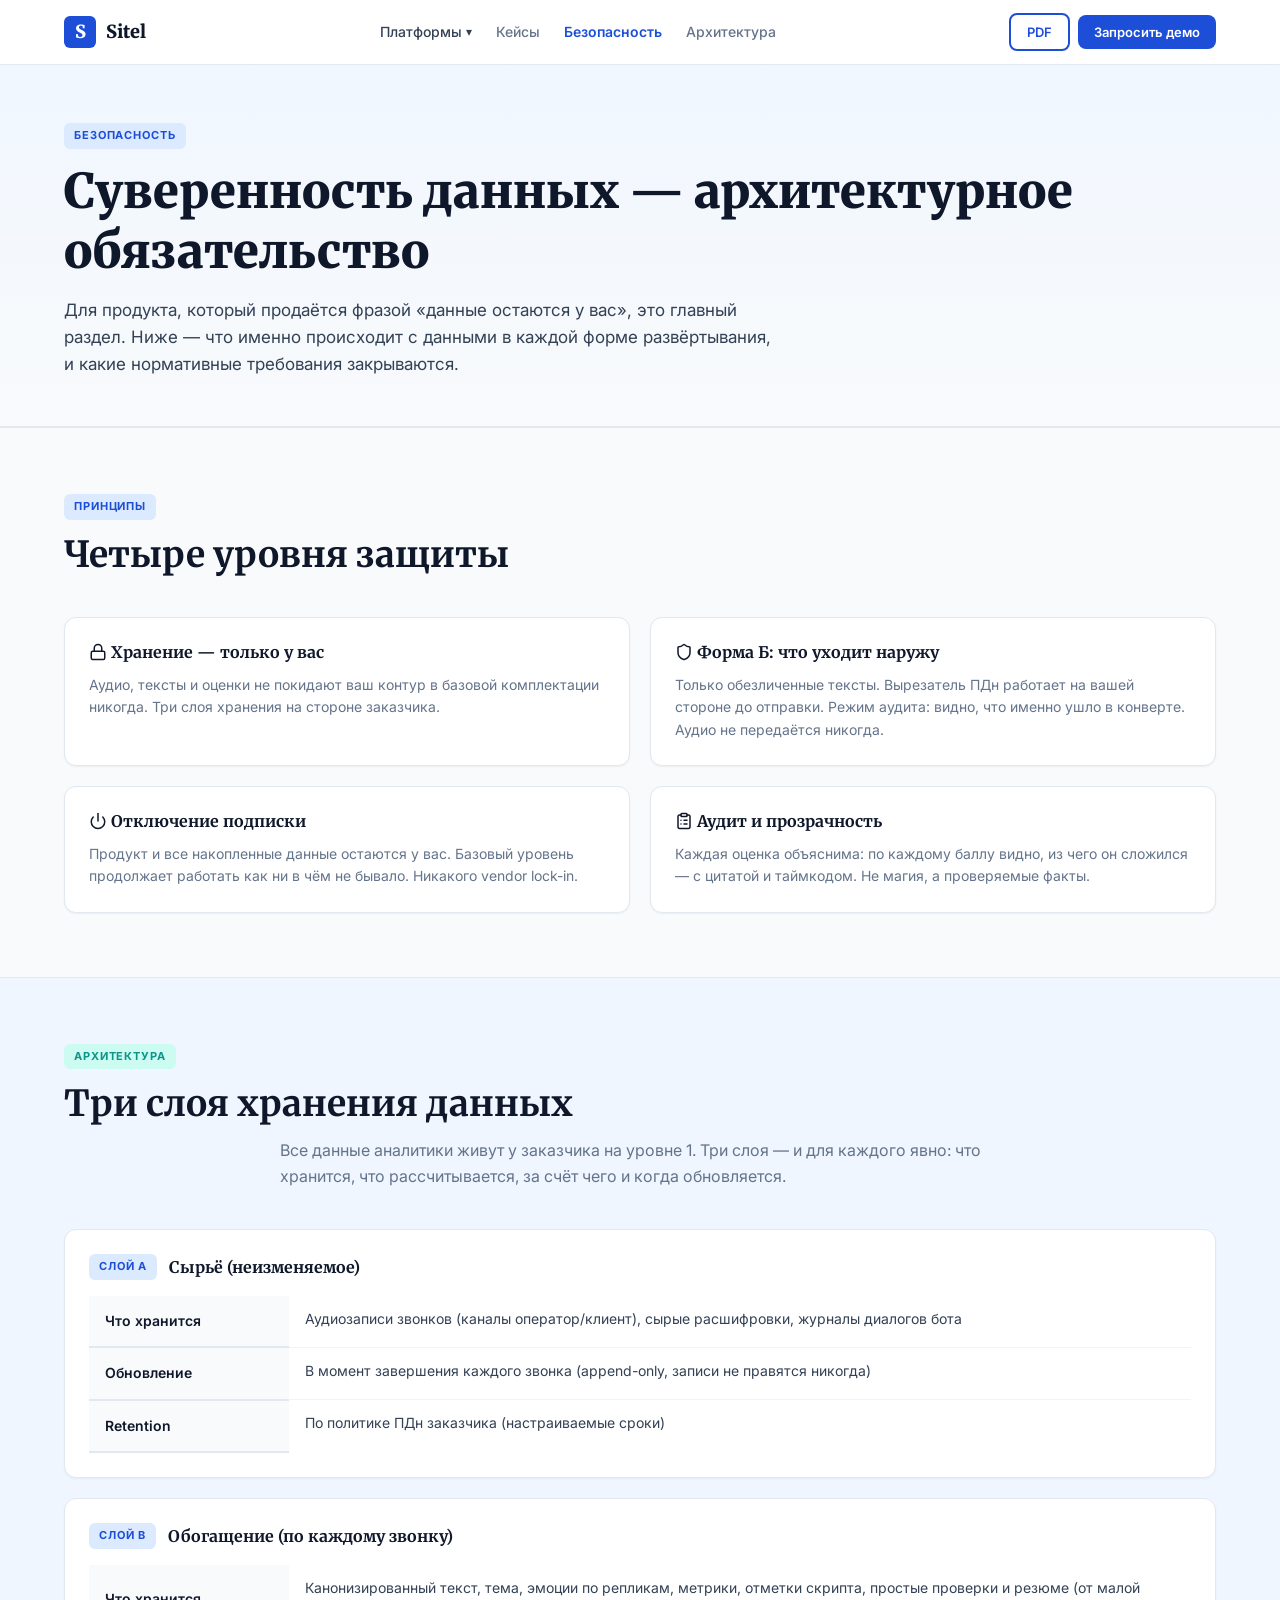
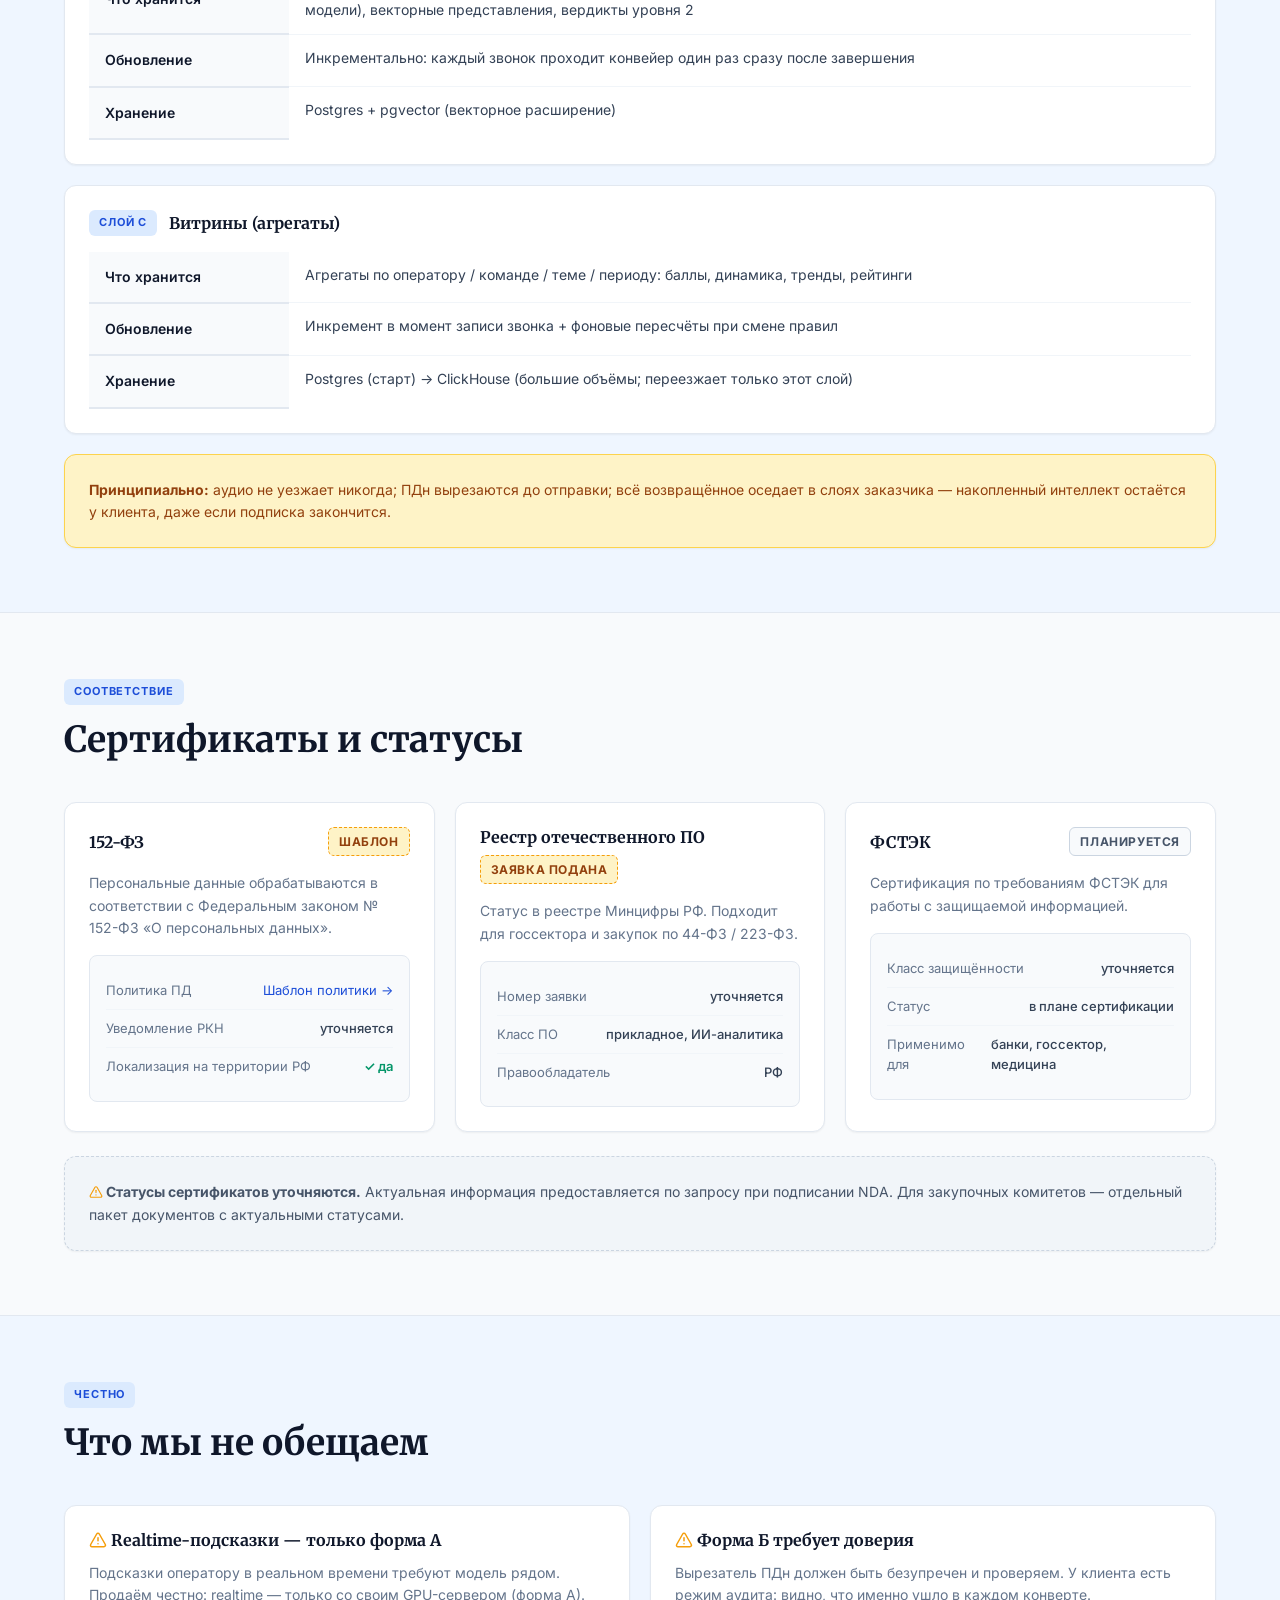
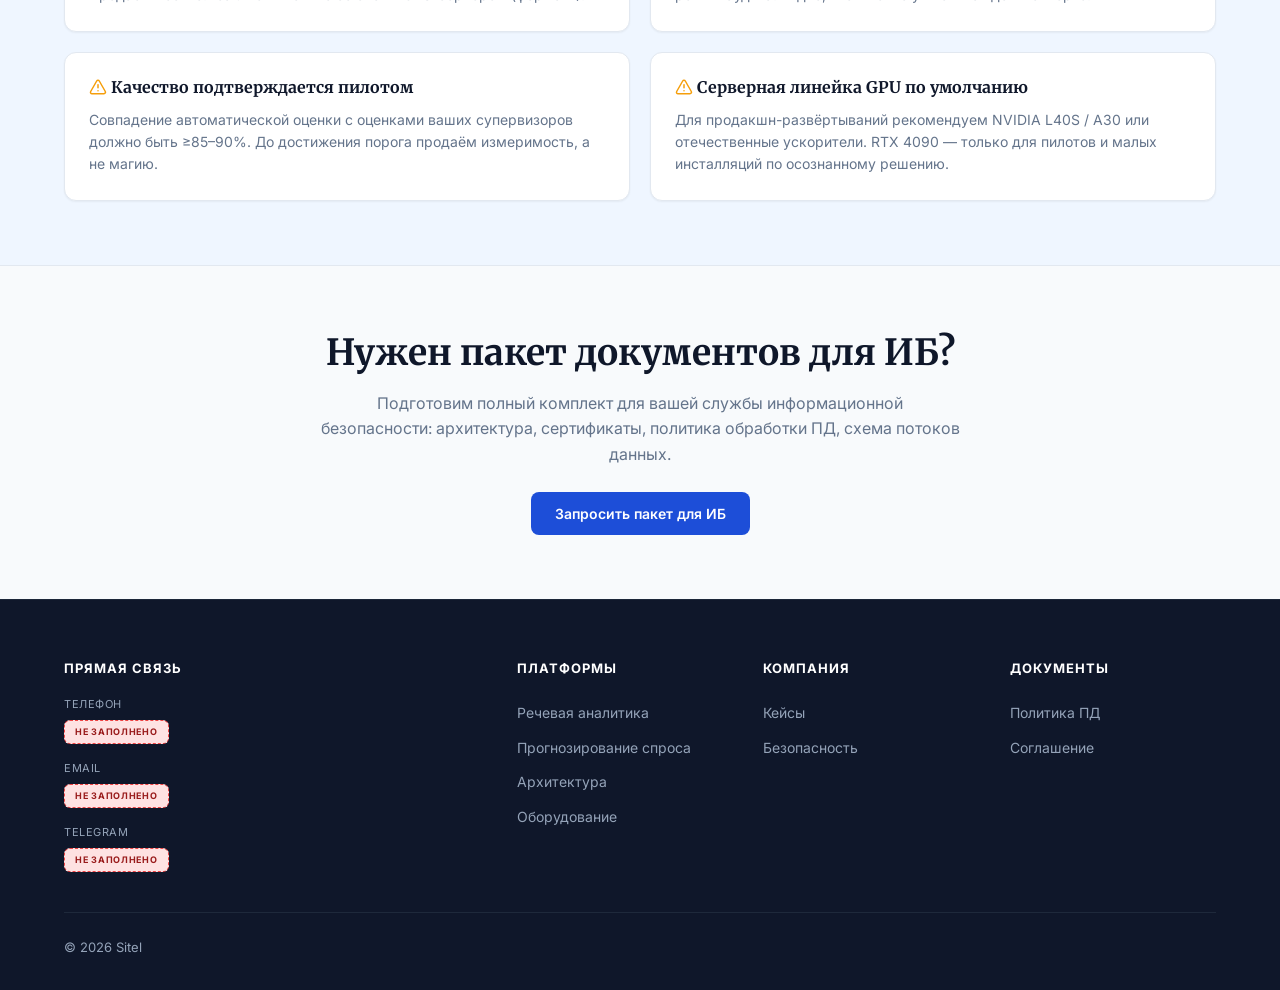
<file: security.html>
<!DOCTYPE html>
<html lang="ru">
<head>
  <meta charset="UTF-8">
  <meta name="viewport" content="width=device-width, initial-scale=1.0">
  <title>Безопасность и соответствие — Sitel</title>
  <meta name="description" content="Архитектурная суверенность данных: 152-ФЗ, реестр отечественного ПО, ФСТЭК. Схема потоков данных для трёх контуров развёртывания.">
  
  <meta property="og:title" content="Безопасность и соответствие — Sitel">
  <meta property="og:description" content="Данные не покидают ваш контур. Схема потоков, обезличивание, сертификаты.">
  <meta property="og:type" content="website">
  <meta property="og:image" content="/images/og-preview.png">
  <meta property="og:url" content="/security.html">
  
  <link rel="icon" type="image/svg+xml" href="data:image/svg+xml,<svg xmlns='http://www.w3.org/2000/svg' viewBox='0 0 100 100'><rect width='100' height='100' rx='20' fill='%231D4ED8'/><text x='50' y='68' text-anchor='middle' fill='white' font-size='58' font-family='Georgia' font-weight='900'>S</text></svg>">
  
  <link rel="preconnect" href="https://fonts.googleapis.com">
  <link rel="preconnect" href="https://fonts.gstatic.com" crossorigin>
  <link href="https://fonts.googleapis.com/css2?family=Inter:wght@400;500;600;700;800&family=Merriweather:wght@700;900&display=swap" rel="stylesheet">
  <link rel="stylesheet" href="/css/styles.css">


</head>

<body>

<header class="site-header" id="site-header">
  <div class="container header-inner">
    <a href="index.html" class="logo"><div class="logo-icon">S</div><span class="logo-text">Sitel</span></a>
    <nav class="nav-links">
      <div class="dropdown" id="products-dropdown">
        <button class="dropdown-toggle" onclick="toggleDropdown('products-dropdown')" aria-expanded="false">Платформы</button>
        <div class="dropdown-menu">
          <a href="index.html">Речевая аналитика (флагман)</a>
          <a href="platforms/auto-order.html">Прогнозирование спроса</a>
          <a href="platforms/docs.html">Документооборот</a>
        </div>
      </div>
      <a href="cases.html">Кейсы</a>
      <a href="security.html" style="color:var(--blue-700);font-weight:600;">Безопасность</a>
      <a href="architecture.html">Архитектура</a>
    </nav>
    <div class="header-actions">
      <a href="downloads/sitel-presentation.pdf" download class="btn btn-outline btn-sm">PDF</a>
      <a href="contact.html" class="btn btn-primary btn-sm">Запросить демо</a>
    </div>
    <button class="mobile-toggle" onclick="document.getElementById('mobile-menu').classList.toggle('open')" aria-label="Меню">
      <svg width="24" height="24" viewBox="0 0 24 24" fill="none" stroke="currentColor" stroke-width="2"><line x1="3" y1="6" x2="21" y2="6"/><line x1="3" y1="12" x2="21" y2="12"/><line x1="3" y1="18" x2="21" y2="18"/></svg>
    </button>
  </div>
  <div class="mobile-menu" id="mobile-menu">
    <strong style="display:block;padding:12px 0;font-size:13px;color:var(--text-light);text-transform:uppercase;">Платформы</strong>
    <div class="mobile-submenu">
      <a href="index.html" onclick="closeMobile()">Речевая аналитика (флагман)</a>
      <a href="platforms/auto-order.html" onclick="closeMobile()">Прогнозирование спроса</a>
      <a href="platforms/docs.html" onclick="closeMobile()">Документооборот</a>
    </div>
    <a href="cases.html" onclick="closeMobile()">Кейсы</a>
    <a href="security.html" onclick="closeMobile()" style="color:var(--blue-700);font-weight:600;">Безопасность</a>
    <a href="architecture.html" onclick="closeMobile()">Архитектура</a>
    <a href="contact.html" onclick="closeMobile()" style="color:var(--blue-700);font-weight:600;">Запросить демо →</a>
  </div>
</header>

<section class="page-hero">
  <div class="container">
    <span class="badge badge-blue" style="margin-bottom:12px;">БЕЗОПАСНОСТЬ</span>
    <h1>Суверенность данных — архитектурное обязательство</h1>
    <p>Для продукта, который продаётся фразой «данные остаются у вас», это главный раздел. Ниже — что именно происходит с данными в каждой форме развёртывания, и какие нормативные требования закрываются.</p>
  </div>
</section>

<!-- ПРИНЦИПЫ -->
<section>
  <div class="container">
    <div style="margin-bottom:40px;">
      <span class="badge badge-blue" style="margin-bottom:12px;">ПРИНЦИПЫ</span>
      <h2>Четыре уровня защиты</h2>
    </div>
    <div class="features-grid">
      <div class="card" style="text-align:left;">
        <h4 style="margin-bottom:12px;"><svg width="18" height="18" viewBox="0 0 24 24" fill="none" stroke="currentColor" stroke-width="2" stroke-linecap="round" stroke-linejoin="round" style="vertical-align:-3px;"><rect width="18" height="11" x="3" y="11" rx="2" ry="2"/><path d="M7 11V7a5 5 0 0 1 10 0v4"/></svg> Хранение — только у вас</h4>
        <p style="font-size:14px;color:var(--text-muted);">Аудио, тексты и оценки не покидают ваш контур в базовой комплектации никогда. Три слоя хранения на стороне заказчика.</p>
      </div>
      <div class="card" style="text-align:left;">
        <h4 style="margin-bottom:12px;"><svg width="18" height="18" viewBox="0 0 24 24" fill="none" stroke="currentColor" stroke-width="2" stroke-linecap="round" stroke-linejoin="round" style="vertical-align:-3px;"><path d="M20 13c0 5-3.5 7.5-7.66 8.95a1 1 0 0 1-.67-.01C7.5 20.5 4 18 4 13V6a1 1 0 0 1 1-1c2 0 4.5-1.2 6.24-2.72a1.17 1.17 0 0 1 1.52 0C14.51 3.81 17 5 19 5a1 1 0 0 1 1 1z"/></svg> Форма Б: что уходит наружу</h4>
        <p style="font-size:14px;color:var(--text-muted);">Только обезличенные тексты. Вырезатель ПДн работает на вашей стороне до отправки. Режим аудита: видно, что именно ушло в конверте. Аудио не передаётся никогда.</p>
      </div>
      <div class="card" style="text-align:left;">
        <h4 style="margin-bottom:12px;"><svg width="18" height="18" viewBox="0 0 24 24" fill="none" stroke="currentColor" stroke-width="2" stroke-linecap="round" stroke-linejoin="round" style="vertical-align:-3px;"><path d="M18.36 6.64a9 9 0 1 1-12.73 0"/><line x1="12" x2="12" y1="2" y2="12"/></svg> Отключение подписки</h4>
        <p style="font-size:14px;color:var(--text-muted);">Продукт и все накопленные данные остаются у вас. Базовый уровень продолжает работать как ни в чём не бывало. Никакого vendor lock-in.</p>
      </div>
      <div class="card" style="text-align:left;">
        <h4 style="margin-bottom:12px;"><svg width="18" height="18" viewBox="0 0 24 24" fill="none" stroke="currentColor" stroke-width="2" stroke-linecap="round" stroke-linejoin="round" style="vertical-align:-3px;"><rect width="8" height="4" x="8" y="2" rx="1" ry="1"/><path d="M16 4h2a2 2 0 0 1 2 2v14a2 2 0 0 1-2 2H6a2 2 0 0 1-2-2V6a2 2 0 0 1 2-2h2"/><path d="M12 11h4"/><path d="M12 16h4"/><path d="M8 11h.01"/><path d="M8 16h.01"/></svg> Аудит и прозрачность</h4>
        <p style="font-size:14px;color:var(--text-muted);">Каждая оценка объяснима: по каждому баллу видно, из чего он сложился — с цитатой и таймкодом. Не магия, а проверяемые факты.</p>
      </div>
    </div>
  </div>
</section>

<!-- СЛОИ ХРАНЕНИЯ -->
<section class="section-blue">
  <div class="container">
    <div style="margin-bottom:40px;">
      <span class="badge badge-teal" style="margin-bottom:12px;">АРХИТЕКТУРА</span>
      <h2>Три слоя хранения данных</h2>
      <p style="max-width:720px;margin:12px auto 0;color:var(--text-muted);">Все данные аналитики живут у заказчика на уровне 1. Три слоя — и для каждого явно: что хранится, что рассчитывается, за счёт чего и когда обновляется.</p>
    </div>
    <div style="display:grid;grid-template-columns:1fr;gap:20px;">
      <div class="card" style="text-align:left;">
        <div style="display:flex;align-items:center;gap:12px;margin-bottom:16px;">
          <span class="badge badge-blue">СЛОЙ A</span>
          <h4 style="margin:0;">Сырьё (неизменяемое)</h4>
        </div>
        <table class="spec-table">
          <tr><th style="width:200px;">Что хранится</th><td>Аудиозаписи звонков (каналы оператор/клиент), сырые расшифровки, журналы диалогов бота</td></tr>
          <tr><th>Обновление</th><td>В момент завершения каждого звонка (append-only, записи не правятся никогда)</td></tr>
          <tr><th>Retention</th><td>По политике ПДн заказчика (настраиваемые сроки)</td></tr>
        </table>
      </div>
      <div class="card" style="text-align:left;">
        <div style="display:flex;align-items:center;gap:12px;margin-bottom:16px;">
          <span class="badge badge-blue">СЛОЙ B</span>
          <h4 style="margin:0;">Обогащение (по каждому звонку)</h4>
        </div>
        <table class="spec-table">
          <tr><th style="width:200px;">Что хранится</th><td>Канонизированный текст, тема, эмоции по репликам, метрики, отметки скрипта, простые проверки и резюме (от малой модели), векторные представления, вердикты уровня 2</td></tr>
          <tr><th>Обновление</th><td>Инкрементально: каждый звонок проходит конвейер один раз сразу после завершения</td></tr>
          <tr><th>Хранение</th><td>Postgres + pgvector (векторное расширение)</td></tr>
        </table>
      </div>
      <div class="card" style="text-align:left;">
        <div style="display:flex;align-items:center;gap:12px;margin-bottom:16px;">
          <span class="badge badge-blue">СЛОЙ C</span>
          <h4 style="margin:0;">Витрины (агрегаты)</h4>
        </div>
        <table class="spec-table">
          <tr><th style="width:200px;">Что хранится</th><td>Агрегаты по оператору / команде / теме / периоду: баллы, динамика, тренды, рейтинги</td></tr>
          <tr><th>Обновление</th><td>Инкремент в момент записи звонка + фоновые пересчёты при смене правил</td></tr>
          <tr><th>Хранение</th><td>Postgres (старт) → ClickHouse (большие объёмы; переезжает только этот слой)</td></tr>
        </table>
      </div>
    </div>
    <div class="card" style="margin-top:20px;background:#FEF3C7;border-color:#FCD34D; text-align:left;">
      <p style="font-size:14px;color:#92400E;"><strong>Принципиально:</strong> аудио не уезжает никогда; ПДн вырезаются до отправки; всё возвращённое оседает в слоях заказчика — накопленный интеллект остаётся у клиента, даже если подписка закончится.</p>
    </div>
  </div>
</section>

<!-- СЕРТИФИКАТЫ -->
<section>
  <div class="container">
    <div style="margin-bottom:40px;">
      <span class="badge badge-blue" style="margin-bottom:12px;">СООТВЕТСТВИЕ</span>
      <h2>Сертификаты и статусы</h2>
    </div>
    <div class="cert-grid">
      <div class="cert-card">
        <div style="display:flex;justify-content:space-between;align-items:center;margin-bottom:16px;flex-wrap:wrap;gap:8px;">
          <h4 style="margin:0;">152-ФЗ</h4>
          <span class="cert-status pending">шаблон</span>
        </div>
        <p style="font-size:14px;color:var(--text-muted);margin-bottom:12px;">Персональные данные обрабатываются в соответствии с Федеральным законом № 152-ФЗ «О персональных данных».</p>
        <div class="legal-box" style="margin-top:16px;">
          <div class="row"><span class="label">Политика ПД</span><a href="privacy.html" style="color:var(--blue-700);text-decoration:none;">Шаблон политики →</a></div>
          <div class="row"><span class="label">Уведомление РКН</span><span class="value">уточняется</span></div>
          <div class="row"><span class="label">Локализация на территории РФ</span><span style="color:#059669;font-weight:600;">✓ да</span></div>
        </div>
      </div>
      <div class="cert-card">
        <div style="display:flex;justify-content:space-between;align-items:center;margin-bottom:16px;flex-wrap:wrap;gap:8px;">
          <h4 style="margin:0;">Реестр отечественного ПО</h4>
          <span class="cert-status pending">заявка подана</span>
        </div>
        <p style="font-size:14px;color:var(--text-muted);margin-bottom:12px;">Статус в реестре Минцифры РФ. Подходит для госсектора и закупок по 44-ФЗ / 223-ФЗ.</p>
        <div class="legal-box" style="margin-top:16px;">
          <div class="row"><span class="label">Номер заявки</span><span class="value">уточняется</span></div>
          <div class="row"><span class="label">Класс ПО</span><span class="value">прикладное, ИИ-аналитика</span></div>
          <div class="row"><span class="label">Правообладатель</span><span class="value">РФ</span></div>
        </div>
      </div>
      <div class="cert-card">
        <div style="display:flex;justify-content:space-between;align-items:center;margin-bottom:16px;flex-wrap:wrap;gap:8px;">
          <h4 style="margin:0;">ФСТЭК</h4>
          <span class="cert-status planned">планируется</span>
        </div>
        <p style="font-size:14px;color:var(--text-muted);margin-bottom:12px;">Сертификация по требованиям ФСТЭК для работы с защищаемой информацией.</p>
        <div class="legal-box" style="margin-top:16px;">
          <div class="row"><span class="label">Класс защищённости</span><span class="value">уточняется</span></div>
          <div class="row"><span class="label">Статус</span><span class="value">в плане сертификации</span></div>
          <div class="row"><span class="label">Применимо для</span><span class="value">банки, госсектор, медицина</span></div>
        </div>
      </div>
    </div>
    <div class="card" style="margin-top:24px;background:#F1F5F9;border-style:dashed;border-color:#CBD5E1; text-align:left;">
      <p style="font-size:14px;color:#475569;"><strong><svg width="14" height="14" viewBox="0 0 24 24" fill="none" stroke="#F59E0B" stroke-width="2" stroke-linecap="round" stroke-linejoin="round" style="vertical-align:-2px;"><path d="m21.73 18-8-14a2 2 0 0 0-3.48 0l-8 14A2 2 0 0 0 4 21h16a2 2 0 0 0 1.73-3"/><path d="M12 9v4"/><path d="M12 17h.01"/></svg> Статусы сертификатов уточняются.</strong> Актуальная информация предоставляется по запросу при подписании NDA. Для закупочных комитетов — отдельный пакет документов с актуальными статусами.</p>
    </div>
  </div>
</section>

<!-- ЧЕСТНЫЕ ОГОВОРКИ -->
<section class="section-blue">
  <div class="container">
    <div style="margin-bottom:40px;">
      <span class="badge badge-blue" style="margin-bottom:12px;">ЧЕСТНО</span>
      <h2>Что мы не обещаем</h2>
    </div>
    <div class="features-grid">
      <div class="card" style="text-align:left;">
        <h4 style="margin-bottom:12px;"><svg width="18" height="18" viewBox="0 0 24 24" fill="none" stroke="#F59E0B" stroke-width="2" stroke-linecap="round" stroke-linejoin="round" style="vertical-align:-3px;"><path d="m21.73 18-8-14a2 2 0 0 0-3.48 0l-8 14A2 2 0 0 0 4 21h16a2 2 0 0 0 1.73-3"/><path d="M12 9v4"/><path d="M12 17h.01"/></svg> Realtime-подсказки — только форма А</h4>
        <p style="font-size:14px;color:var(--text-muted);">Подсказки оператору в реальном времени требуют модель рядом. Продаём честно: realtime — только со своим GPU-сервером (форма А).</p>
      </div>
      <div class="card" style="text-align:left;">
        <h4 style="margin-bottom:12px;"><svg width="18" height="18" viewBox="0 0 24 24" fill="none" stroke="#F59E0B" stroke-width="2" stroke-linecap="round" stroke-linejoin="round" style="vertical-align:-3px;"><path d="m21.73 18-8-14a2 2 0 0 0-3.48 0l-8 14A2 2 0 0 0 4 21h16a2 2 0 0 0 1.73-3"/><path d="M12 9v4"/><path d="M12 17h.01"/></svg> Форма Б требует доверия</h4>
        <p style="font-size:14px;color:var(--text-muted);">Вырезатель ПДн должен быть безупречен и проверяем. У клиента есть режим аудита: видно, что именно ушло в каждом конверте.</p>
      </div>
      <div class="card" style="text-align:left;">
        <h4 style="margin-bottom:12px;"><svg width="18" height="18" viewBox="0 0 24 24" fill="none" stroke="#F59E0B" stroke-width="2" stroke-linecap="round" stroke-linejoin="round" style="vertical-align:-3px;"><path d="m21.73 18-8-14a2 2 0 0 0-3.48 0l-8 14A2 2 0 0 0 4 21h16a2 2 0 0 0 1.73-3"/><path d="M12 9v4"/><path d="M12 17h.01"/></svg> Качество подтверждается пилотом</h4>
        <p style="font-size:14px;color:var(--text-muted);">Совпадение автоматической оценки с оценками ваших супервизоров должно быть ≥85–90%. До достижения порога продаём измеримость, а не магию.</p>
      </div>
      <div class="card" style="text-align:left;">
        <h4 style="margin-bottom:12px;"><svg width="18" height="18" viewBox="0 0 24 24" fill="none" stroke="#F59E0B" stroke-width="2" stroke-linecap="round" stroke-linejoin="round" style="vertical-align:-3px;"><path d="m21.73 18-8-14a2 2 0 0 0-3.48 0l-8 14A2 2 0 0 0 4 21h16a2 2 0 0 0 1.73-3"/><path d="M12 9v4"/><path d="M12 17h.01"/></svg> Серверная линейка GPU по умолчанию</h4>
        <p style="font-size:14px;color:var(--text-muted);">Для продакшн-развёртываний рекомендуем NVIDIA L40S / A30 или отечественные ускорители. RTX 4090 — только для пилотов и малых инсталляций по осознанному решению.</p>
      </div>
    </div>
  </div>
</section>

<section>
  <div class="container" style="text-align:center;">
    <h2 style="margin-bottom:16px;">Нужен пакет документов для ИБ?</h2>
    <p style="max-width:640px;margin:0 auto 24px;color:var(--text-muted);">Подготовим полный комплект для вашей службы информационной безопасности: архитектура, сертификаты, политика обработки ПД, схема потоков данных.</p>
    <a href="contact.html" class="btn btn-primary">Запросить пакет для ИБ</a>
  </div>
</section>

<!-- FOOTER -->
<footer class="site-footer">
  <div class="container">
    <div class="footer-top-grid">
      
      <!-- Колонка 1: Контакты -->
      <div class="footer-info-block">
        <h4>ПРЯМАЯ СВЯЗЬ</h4>
        <div class="contact-item">
          <span class="contact-label">Телефон</span>
          <span class="contact-value"><span class="badge badge-template">НЕ ЗАПОЛНЕНО</span></span>
        </div>
        <div class="contact-item">
          <span class="contact-label">Email</span>
          <span class="contact-value"><span class="badge badge-template">НЕ ЗАПОЛНЕНО</span></span>
        </div>
        <div class="contact-item">
          <span class="contact-label">Telegram</span>
          <span class="contact-value"><span class="badge badge-template">НЕ ЗАПОЛНЕНО</span></span>
        </div>
      </div>
      
      <!-- Колонка 2: Платформы -->
      <div class="footer-info-block">
        <h4>ПЛАТФОРМЫ</h4>
        <a href="index.html">Речевая аналитика</a>
        <a href="platforms/auto-order.html">Прогнозирование спроса</a>
        <a href="architecture.html">Архитектура</a>
        <a href="platforms/auto-order.html">Оборудование</a>
      </div>

      <!-- Колонка 3: Компания -->
      <div class="footer-info-block">
        <h4>КОМПАНИЯ</h4>
        <a href="cases.html">Кейсы</a>
        <a href="security.html">Безопасность</a>
      </div>

      <!-- Колонка 4: Документы -->
      <div class="footer-info-block">
        <h4>ДОКУМЕНТЫ</h4>
        <a href="privacy.html">Политика ПД</a>
        <a href="#">Соглашение</a>
      </div>

    </div>
    
    <div class="footer-bottom">
      <div style="display:flex;align-items:center;gap:4px;">
        <span>© 2026 Sitel</span>
      </div>
    </div>
  </div>
</footer>

<script>
// Header scroll
const header = document.getElementById('site-header');
window.addEventListener('scroll', () => {
  header.classList.toggle('scrolled', window.scrollY > 20);
}, { passive: true });

// Mobile menu
function closeMobile() { 
  document.getElementById('mobile-menu').classList.remove('open'); 
}

// Dropdown
function toggleDropdown(id) {
  const dropdown = document.getElementById(id);
  if (!dropdown) return;
  dropdown.classList.toggle('open');
}

document.addEventListener('click', (e) => {
  document.querySelectorAll('.dropdown.open').forEach(d => {
    if (!d.contains(e.target)) d.classList.remove('open');
  });
});

// Smooth scroll
document.querySelectorAll('a[href^="#"]').forEach(a => {
  a.addEventListener('click', function(e) {
    const href = this.getAttribute('href');
    if (href === '#' || this.getAttribute('onclick')) return;
    const target = document.querySelector(href);
    if (target) { 
      e.preventDefault(); 
      window.scrollTo({ top: target.getBoundingClientRect().top + window.pageYOffset - 80, behavior: 'smooth' }); 
      closeMobile(); 
    }
  });
});
</script>
</body>
</html>
</file>
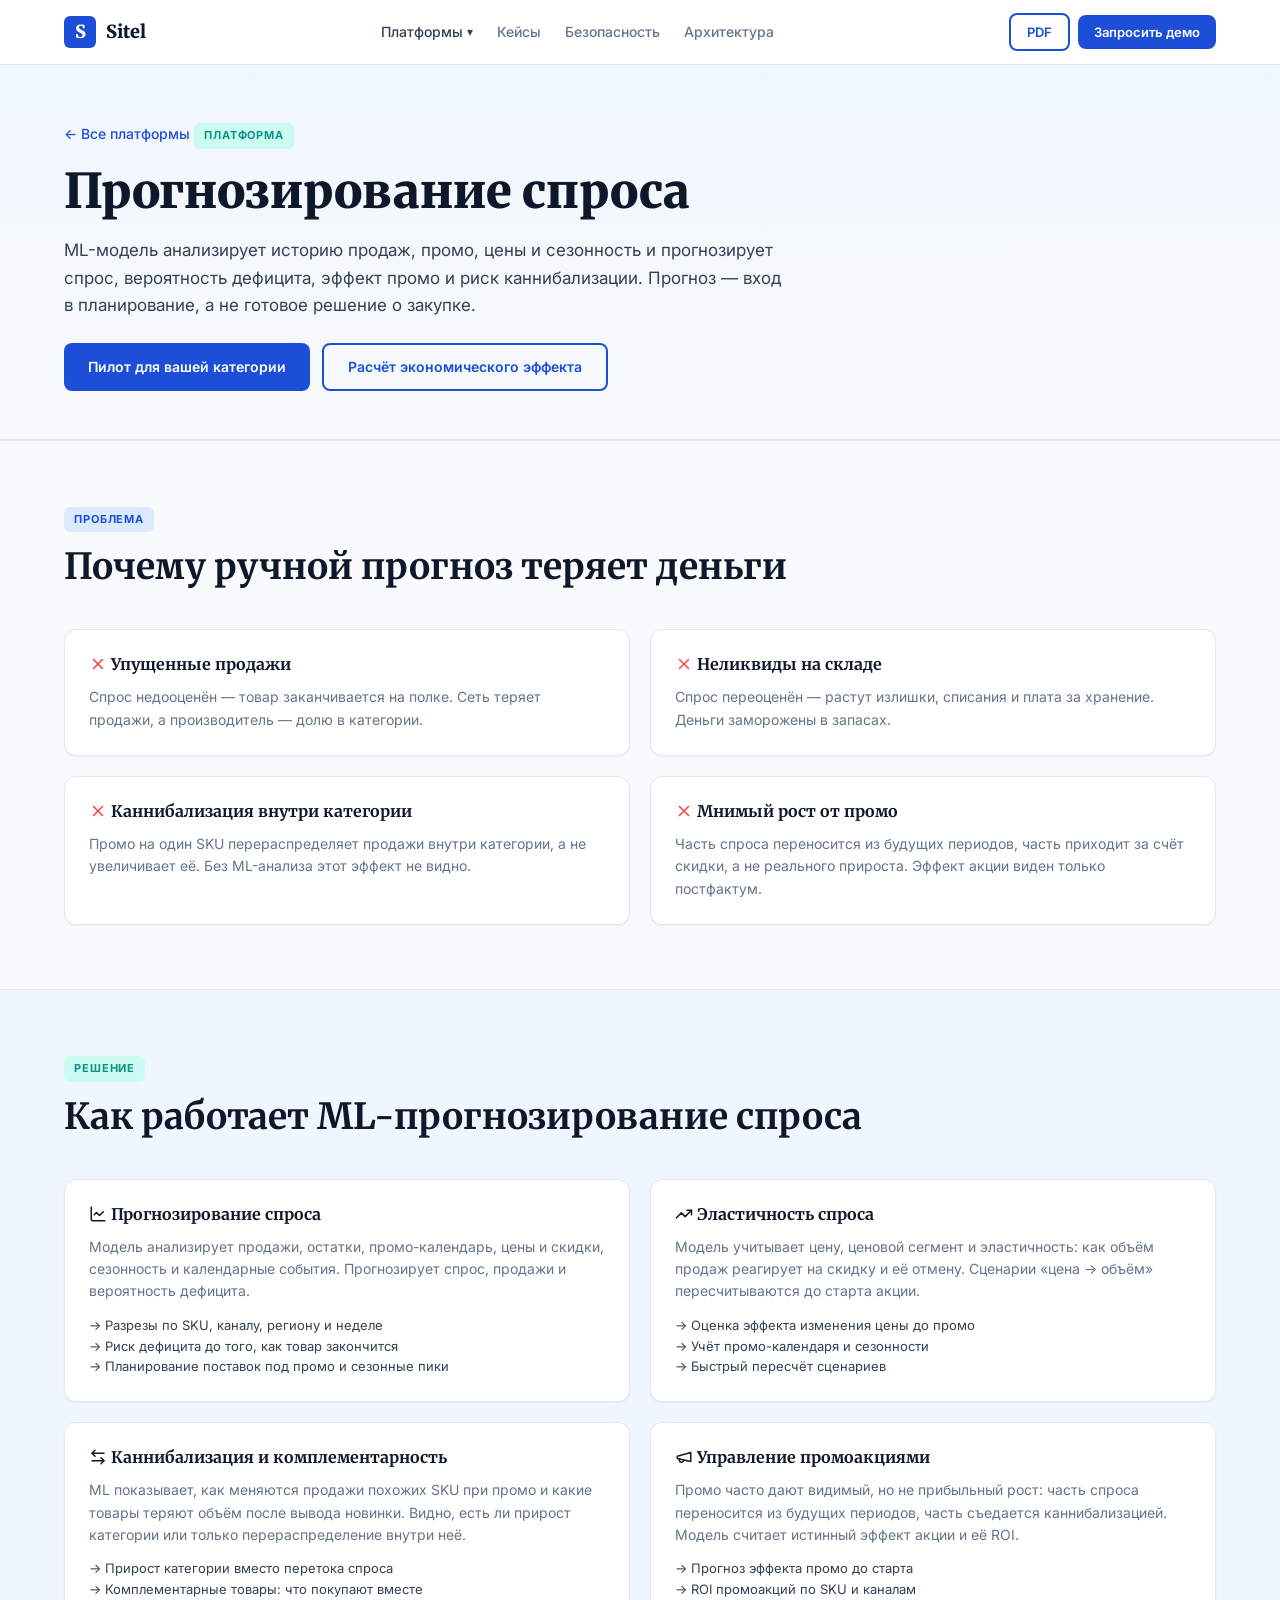
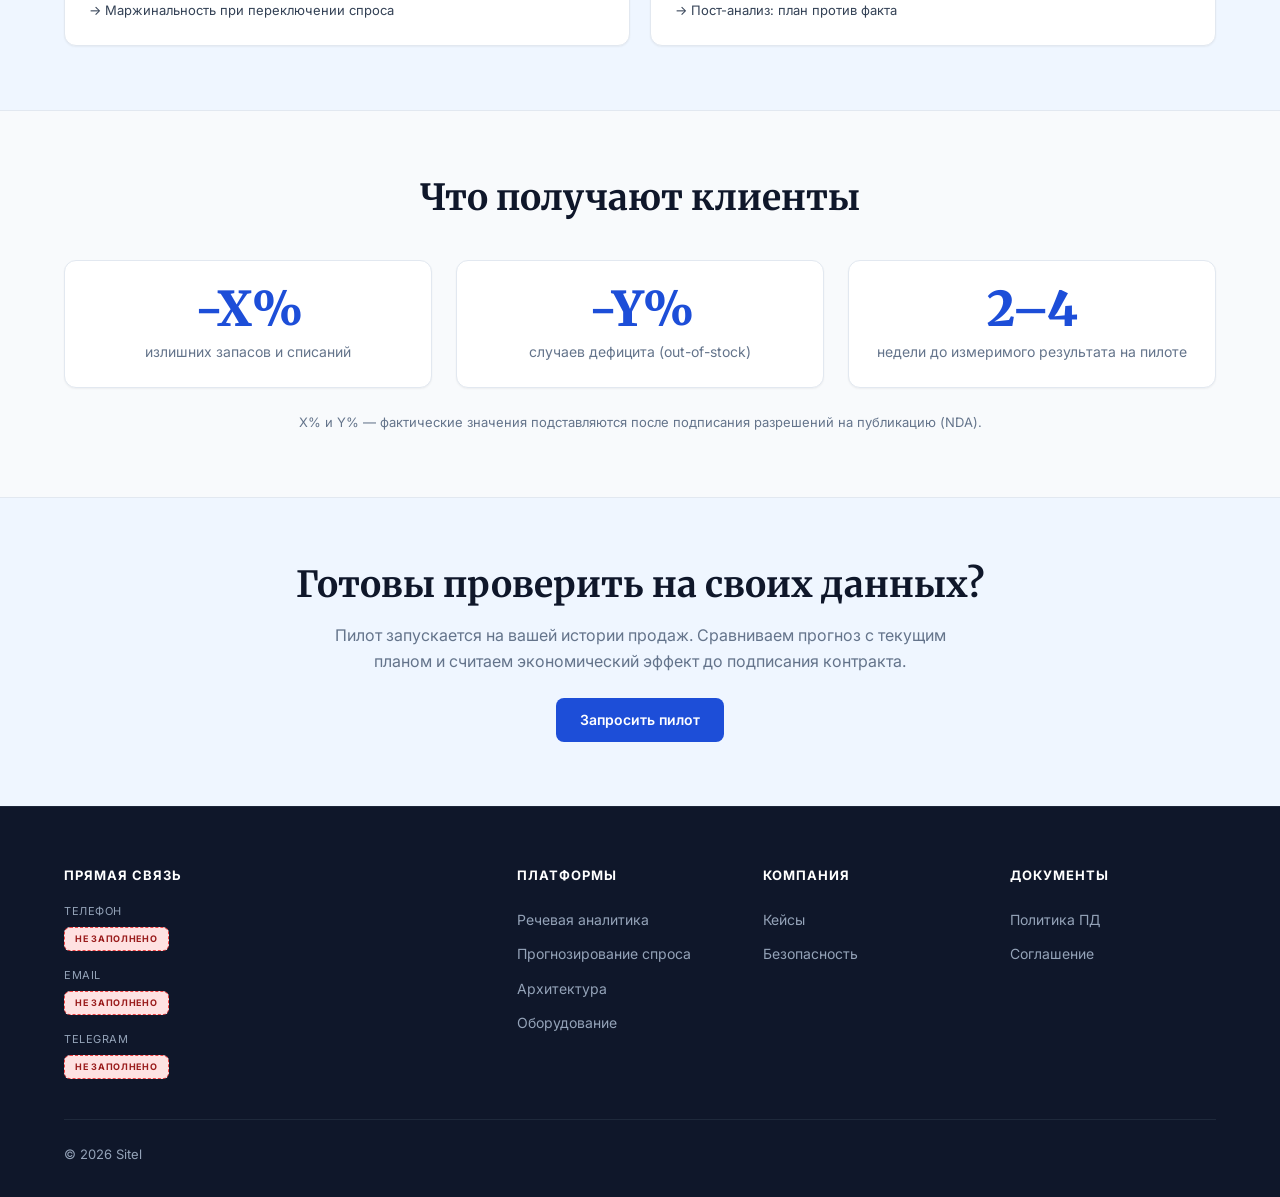
<file: platforms/auto-order.html>
<!DOCTYPE html>
<html lang="ru">
<head>
  <meta charset="UTF-8">
  <meta name="viewport" content="width=device-width, initial-scale=1.0">
  <title>Прогнозирование спроса — Sitel</title>
  <meta name="description" content="ML-прогнозирование спроса: эластичность, каннибализация, управление промоакциями.">
  <meta property="og:title" content="Прогнозирование спроса — Sitel">
  <meta property="og:description" content="Эластичность спроса, каннибализация и ROI промоакций на исторических данных продаж.">
  <meta property="og:type" content="website">
  
  <link rel="icon" href="data:image/svg+xml,<svg xmlns='http://www.w3.org/2000/svg' viewBox='0 0 100 100'><rect width='100' height='100' rx='20' fill='%231D4ED8'/><text x='50' y='68' text-anchor='middle' fill='white' font-size='58' font-family='Georgia' font-weight='900'>S</text></svg>">
  
  <link rel="preconnect" href="https://fonts.googleapis.com">
  <link rel="preconnect" href="https://fonts.gstatic.com" crossorigin>
  <link href="https://fonts.googleapis.com/css2?family=Inter:wght@400;500;600;700;800&family=Merriweather:wght@700;900&display=swap" rel="stylesheet">
  <link rel="stylesheet" href="/css/styles.css">
</head>
<!-- 
<style>
*, *::before, *::after { box-sizing: border-box; margin: 0; padding: 0; }
:root {
  --bg:#F8FAFC; --bg-white:#FFFFFF; --bg-blue:#EFF6FF; --bg-dark:#0F172A;
  --text-primary:#0F172A; --text-secondary:#334155; --text-muted:#64748B; --text-light:#94A3B8;
  --blue-900:#1E3A5F; --blue-700:#1D4ED8; --blue-600:#2563EB; --blue-500:#3B82F6;
  --blue-100:#DBEAFE; --blue-50:#EFF6FF;
  --teal-600:#0D9488; --teal-100:#CCFBF1;
  --border:#E2E8F0; --border-light:#F1F5F9;
  --red-500:#EF4444; --green-500:#22C55E; --amber-500:#F59E0B;
  --shadow-sm:0 1px 2px rgba(0,0,0,.05);
  --shadow-md:0 4px 12px rgba(0,0,0,.08);
  --shadow-lg:0 12px 32px rgba(0,0,0,.1);
  --radius:12px; --radius-lg:16px;
}
body { font-family:'Inter',-apple-system,BlinkMacSystemFont,sans-serif; background:var(--bg); color:var(--text-secondary); font-size:16px; line-height:1.6; -webkit-font-smoothing:antialiased; }
h1,h2,h3,h4 { font-family:'Merriweather','Georgia',serif; color:var(--text-primary); line-height:1.25; }
h1 { font-size:clamp(1.875rem,4vw,3rem); font-weight:900; }
h2 { font-size:clamp(1.5rem,3vw,2.25rem); font-weight:700; }
h3 { font-size:clamp(1.125rem,2vw,1.5rem); font-weight:700; }
h4 { font-size:1rem; font-weight:700; }
.container { max-width:1200px; margin:0 auto; padding:0 24px; }

.btn { display:inline-flex; align-items:center; justify-content:center; gap:6px; font-family:'Inter',sans-serif; font-weight:600; font-size:14px; padding:12px 24px; border-radius:8px; border:none; cursor:pointer; transition:all .2s ease; text-decoration:none; line-height:1.4; white-space:nowrap; }
.btn-primary { background:var(--blue-700); color:#fff; }
.btn-primary:hover { background:var(--blue-900); transform:translateY(-1px); box-shadow:var(--shadow-md); }
.btn-outline { background:transparent; color:var(--blue-700); border:2px solid var(--blue-700); }
.btn-outline:hover { background:var(--blue-50); }
.btn-sm { padding:8px 16px; font-size:13px; }
.btn-block { width:100%; }

.badge { display:inline-block; font-family:'Inter',sans-serif; font-size:11px; font-weight:700; letter-spacing:.08em; text-transform:uppercase; padding:4px 10px; border-radius:6px; }
.badge-blue { background:var(--blue-100); color:var(--blue-700); }
.badge-teal { background:var(--teal-100); color:var(--teal-600); }
.badge-dark { background:var(--bg-dark); color:#fff; }
.badge-amber { background:#FEF3C7; color:#92400E; }
.badge-template { background:#FEE2E2; color:#991B1B; border:1px dashed #EF4444; font-size:9px; }

.card { background:var(--bg-white); border:1px solid var(--border); border-radius:var(--radius); padding:24px; box-shadow:var(--shadow-sm); transition:box-shadow .2s ease,transform .2s ease; }
.card:hover { box-shadow:var(--shadow-md); transform:translateY(-2px); }
.card-flat { background:var(--bg-white); border:1px solid var(--border); border-radius:var(--radius); padding:24px; }

section { padding:64px 0; }
section + section { border-top:1px solid var(--border); }
.section-blue { background:var(--blue-50); }

.site-header { position:fixed; top:0; left:0; right:0; z-index:100; background:rgba(255,255,255,.95); backdrop-filter:blur(12px); -webkit-backdrop-filter:blur(12px); border-bottom:1px solid var(--border); }
.header-inner { display:flex; align-items:center; justify-content:space-between; height:64px; gap:24px; }
.logo { display:flex; align-items:center; gap:10px; text-decoration:none; flex-shrink:0; }
.logo-icon { width:32px; height:32px; background:var(--blue-700); border-radius:6px; display:flex; align-items:center; justify-content:center; color:#fff; font-weight:900; font-size:18px; font-family:'Merriweather',serif; }
.logo-text { font-family:'Merriweather',serif; font-weight:900; font-size:18px; color:var(--text-primary); }
.nav-links { display:flex; gap:24px; align-items:center; }
.nav-links a { color:var(--text-muted); text-decoration:none; font-size:14px; font-weight:500; }
.nav-links a:hover { color:var(--blue-700); }
.dropdown { position:relative; }
.dropdown-toggle { cursor:pointer; display:flex; align-items:center; gap:4px; background:none; border:none; font:inherit; color:inherit; font-size:14px; font-weight:500; }
.dropdown-toggle::after { content:'▾'; font-size:12px; }
.dropdown-menu { position:absolute; top:calc(100% + 8px); left:0; background:#fff; border:1px solid var(--border); border-radius:8px; box-shadow:var(--shadow-lg); padding:8px 0; min-width:240px; opacity:0; visibility:hidden; transform:translateY(-8px); transition:all .2s ease; }
.dropdown.open .dropdown-menu { opacity:1; visibility:visible; transform:translateY(0); }
.dropdown-menu a { display:block; padding:10px 16px; color:var(--text-secondary); text-decoration:none; font-size:14px; }
.dropdown-menu a:hover { background:var(--bg); color:var(--blue-700); }
.header-actions { display:flex; gap:8px; align-items:center; flex-shrink:0; }
.mobile-toggle { display:none; background:none; border:none; cursor:pointer; padding:8px; }
.mobile-menu { display:none; position:absolute; top:64px; left:0; right:0; background:#fff; border-bottom:1px solid var(--border); padding:16px 24px; box-shadow:var(--shadow-md); }
.mobile-menu.open { display:block; }
.mobile-menu a { display:block; padding:12px 0; color:var(--text-secondary); text-decoration:none; font-weight:500; border-bottom:1px solid var(--border-light); }
.mobile-menu a:last-child { border-bottom:none; }
.mobile-submenu { padding-left:16px; }
.mobile-submenu a { font-size:14px; color:var(--text-muted); padding:8px 0; }

/* Стили для Page Hero (Прогнозирование спроса) */
.page-hero { padding:120px 0 48px; background:linear-gradient(180deg,#EFF6FF 0%,#F8FAFC 100%); border-bottom:1px solid #E2E8F0; border-top:1px solid var(--border); }
.page-hero h1 { margin-bottom:16px; }
.page-hero p { font-size:17px; color:var(--text-secondary); max-width:720px; }
.back-link { display:inline-flex; align-items:center; gap:6px; color:var(--blue-700); font-size:14px; text-decoration:none; margin-bottom:16px; font-weight:500; }
.back-link:hover { text-decoration:underline; }

.features-grid { display:grid; grid-template-columns:repeat(2,1fr); gap:20px; }
.security-grid { display:grid; grid-template-columns:repeat(3,1fr); gap:20px; }

.compare-table { width:100%; border-collapse:collapse; font-size:14px; }
.compare-table th { text-align:left; padding:14px 16px; background:var(--bg); font-weight:600; color:var(--text-primary); border-bottom:2px solid var(--border); }
.compare-table td { padding:12px 16px; border-bottom:1px solid var(--border-light); color:var(--text-secondary); }
.compare-table .check { color:var(--green-500); font-weight:700; }
.compare-table .pending { color:var(--amber-500); }
.compare-table .dash { color:var(--text-light); }

/* ========== ФУТЕР ========== */
.site-footer { background:var(--bg-dark); color:#94A3B8; padding:80px 0 32px; }
.footer-top-grid { display:grid; grid-template-columns:1fr 1fr; gap:64px; margin-bottom:48px; }

.footer-form-title { font-family:'Merriweather',serif; font-size:24px; color:#fff; margin-bottom:12px; line-height:1.3; }
.footer-form-desc { font-size:14px; color:var(--text-light); margin-bottom:28px; }
.footer-form { display:flex; flex-direction:column; gap:16px; }
.form-row { display:grid; grid-template-columns:1fr 1fr; gap:16px; }
.form-input { width:100%; background:#1E293B; border:1px solid #334155; color:#fff; padding:12px 16px; border-radius:8px; font-family:inherit; font-size:14px; transition:border-color .2s; }
.form-input::placeholder { color:#64748B; }
.form-input:focus { outline:none; border-color:var(--blue-600); }
.form-select { appearance:none; -webkit-appearance:none; background-image:url("data:image/svg+xml,%3Csvg xmlns='http://www.w3.org/2000/svg' width='12' height='12' viewBox='0 0 24 24' fill='none' stroke='%2394A3B8' stroke-width='2'%3E%3Cpolyline points='6 9 12 15 18 9'/%3E%3C/svg%3E"); background-repeat:no-repeat; background-position:right 16px center; padding-right:40px; cursor:pointer; }
.form-checkbox { display:flex; align-items:flex-start; gap:8px; font-size:12px; color:var(--text-light); cursor:pointer; margin-bottom:4px; }
.form-checkbox input { margin-top:3px; accent-color:var(--blue-600); cursor:pointer; }
.form-checkbox a { color:var(--blue-500); text-decoration:underline; }

.footer-info-wrapper { display:grid; grid-template-columns:1fr 1fr; gap:32px; align-content:start; }
.footer-info-block h4 { color:#fff; font-family:'Inter',sans-serif; font-size:13px; text-transform:uppercase; letter-spacing:.08em; margin-bottom:20px; }
.contact-item { display:flex; flex-direction:column; margin-bottom:16px; }
.contact-label { font-size:11px; color:var(--text-light); margin-bottom:4px; text-transform:uppercase; letter-spacing:.05em; }
.contact-value { font-size:15px; color:#fff; font-weight:500; }

.footer-nav-grid { display:grid; grid-template-columns:1fr 1fr; gap:8px 24px; align-content:start; }
.footer-info-block a { color:#94A3B8; text-decoration:none; font-size:14px; padding:4px 0; transition:color .2s; display:block; }
.footer-info-block a:hover { color:#fff; }

.footer-bottom { border-top:1px solid #1E293B; padding-top:24px; display:flex; justify-content:space-between; align-items:center; font-size:13px; flex-wrap:wrap; gap:12px; }
.footer-bottom a { color:var(--text-light); text-decoration:none; }
.footer-bottom a:hover { color:#fff; }

@media (max-width:1024px) {
  .features-grid, .security-grid { grid-template-columns:1fr; }
  .footer-top-grid { grid-template-columns:1fr; gap:48px; }
}

@media (max-width:768px) {
  /* ========== ЦЕНТРИРОВАНИЕ НА МОБИЛЬНЫХ ========== */
  section { padding:48px 0; text-align:center; }
  section .container { display:flex; flex-direction:column; align-items:center; }
  section .container > * { width:100%; max-width:100%; }
  section .container h2,
  section .container h3,
  section .container p { text-align:center; margin: auto; }
  section .container > .badge { margin-left:auto; margin-right:auto; display:inline-block; }
  section .container > div[style*="text-align:center"] { width:100%; }

  /* Сетки на мобильных — одна колонка, элементы по центру */
  .features-grid, .security-grid {
    grid-template-columns:1fr !important;
    width:100%;
    justify-items:stretch;
  }
  .features-grid .card,
  .security-grid .card {
    width:100%;
    text-align:left;
  }

  /* Hero центрирование (для Page Hero) */
  .page-hero { padding:96px 0 40px; text-align:center; }
  .page-hero .container { display:flex; flex-direction:column; align-items:center; }
  .page-hero h1, .page-hero p { text-align:center; margin-left:auto; margin-right:auto; }
  .back-link { margin-left:auto; margin-right:auto; justify-content:center; }
  .page-hero > .container > div[style*="flex"] {
    flex-direction:column !important;
    align-items:center !important;
    justify-content:center !important;
    width:100%;
  }
  .page-hero > .container > div[style*="flex"] .btn {
    width:100%; max-width:400px;
  }

  /* Таблица — адаптив */
  .compare-table { font-size:13px; }
  .compare-table th, .compare-table td { padding:10px 12px; }

  /* CTA секции */
  section > .container > div[style*="flex"] {
    flex-direction:column !important;
    align-items:center !important;
    justify-content:center !important;
    width:100%;
  }
  section > .container > div[style*="flex"] .btn {
    width:100%;
    max-width:400px;
  }

  /* Футер мобильный - Компактный */
  .site-footer { padding:40px 0 20px; }
  .footer-top-grid { gap:32px; margin-bottom:32px; }
  .footer-form-title { font-size:20px; text-align:center; margin-bottom:6px; }
  .footer-form-desc { text-align:center; font-size:13px; margin-bottom:16px; }
  .footer-form { gap:12px; }
  
  .form-row { grid-template-columns: 1fr; gap: 12px; } 
  .form-input { padding:10px 14px; font-size:14px; }
  .form-checkbox { font-size:11px; justify-content:center; text-align:left; }
  
  /* Контакты и навигация в 2 колонки на мобильных */
  .footer-info-wrapper { grid-template-columns: 1fr 1fr; gap:16px; }
  .footer-info-block { text-align: left; }
  .footer-info-block h4 { text-align:left; margin-bottom:12px; }
  .footer-nav-grid { grid-template-columns: 1fr; gap:4px; }
  .contact-item { align-items:flex-start; text-align:left; margin-bottom:8px; }
  
  .footer-bottom { flex-direction:column; text-align:center; gap:8px; padding-top:20px; }

  /* Header */
  .nav-links { display:none; }
  .header-actions .btn-outline { display:none; }
  .mobile-toggle { display:block; }

  /* ИСПРАВЛЕНИЕ: Все inline-сетки на мобильных становятся в 1 колонку */
  div[style*="grid-template-columns:1fr 1fr 1fr"],
  div[style*="grid-template-columns:repeat(3,1fr)"] {
    grid-template-columns:1fr !important;
    text-align:center;
  }
  div[style*="grid-template-columns:1fr 1fr"] {
    grid-template-columns:1fr !important;
  }
}

@media (max-width:480px) {
  .container { padding:0 16px 0 16px }
  .card { padding:20px; }
  .btn { font-size:13px; padding:10px 16px; }
  h1 { font-size:1.75rem; }
  h2 { font-size:1.5rem; }
}

@media (prefers-reduced-motion:reduce) {
  *,*::before,*::after { animation-duration:.01ms !important; transition-duration:.01ms !important; }
}
</style> -->

<body>

<!-- HEADER -->
<header class="site-header" id="site-header">
  <div class="container header-inner">
    <a href="../index.html" class="logo">
      <div class="logo-icon">S</div>
      <span class="logo-text">Sitel</span>
    </a>
    
    <nav class="nav-links">
      <div class="dropdown" id="products-dropdown">
        <button class="dropdown-toggle" onclick="toggleDropdown('products-dropdown')" aria-expanded="false">Платформы</button>
        <div class="dropdown-menu">
          <a href="../index.html">Речевая аналитика (флагман)</a>
          <a href="auto-order.html" style="background:#EFF6FF;color:#1D4ED8;">Прогнозирование спроса</a>
          <a href="docs.html">Документооборот</a>
        </div>
      </div>
      <a href="../cases.html">Кейсы</a>
      <a href="../security.html">Безопасность</a>
      <a href="../architecture.html">Архитектура</a>
    </nav>
    
    <div class="header-actions">
      <a href="../downloads/sitel-presentation.pdf" download class="btn btn-outline btn-sm">PDF</a>
      <a href="../contact.html" class="btn btn-primary btn-sm">Запросить демо</a>
    </div>
    
    <button class="mobile-toggle" onclick="document.getElementById('mobile-menu').classList.toggle('open')" aria-label="Меню">
      <svg width="24" height="24" viewBox="0 0 24 24" fill="none" stroke="currentColor" stroke-width="2"><line x1="3" y1="6" x2="21" y2="6"/><line x1="3" y1="12" x2="21" y2="12"/><line x1="3" y1="18" x2="21" y2="18"/></svg>
    </button>
  </div>
  
  <div class="mobile-menu" id="mobile-menu">
    <strong style="display:block;padding:12px 0;font-size:13px;color:var(--text-light);text-transform:uppercase;">Платформы</strong>
    <div class="mobile-submenu">
      <a href="../index.html" onclick="closeMobile()">Речевая аналитика (флагман)</a>
      <a href="auto-order.html" onclick="closeMobile()" style="color:var(--blue-700);font-weight:600;">Прогнозирование спроса</a>
      <a href="docs.html" onclick="closeMobile()">Документооборот</a>
    </div>
    <a href="../cases.html" onclick="closeMobile()">Кейсы</a>
    <a href="../security.html" onclick="closeMobile()">Безопасность</a>
    <a href="../architecture.html" onclick="closeMobile()">Архитектура</a>
    <a href="../contact.html" onclick="closeMobile()" style="color:var(--blue-700);font-weight:600;">Запросить демо →</a>
  </div>
</header>

<!-- HERO -->
<section class="page-hero">
  <div class="container">
    <a href="../index.html" class="back-link">← Все платформы</a>
    <span class="badge badge-teal" style="margin-bottom:12px;">ПЛАТФОРМА</span>
    <h1>Прогнозирование спроса</h1>
    <p>ML-модель анализирует историю продаж, промо, цены и сезонность и прогнозирует спрос, вероятность дефицита, эффект промо и риск каннибализации. Прогноз — вход в планирование, а не готовое решение о закупке.</p>
    <div style="display:flex;gap:12px;margin-top:24px;flex-wrap:wrap;">
      <a href="../contact.html" class="btn btn-primary">Пилот для вашей категории</a>
      <a href="../contact.html" class="btn btn-outline">Расчёт экономического эффекта</a>
    </div>
  </div>
</section>

<!-- PROBLEM -->
<section>
  <div class="container">
    <div style="margin-bottom:40px;">
      <span class="badge badge-blue" style="margin-bottom:12px;">ПРОБЛЕМА</span>
      <h2>Почему ручной прогноз теряет деньги</h2>
    </div>
    <div class="features-grid">
      <div class="card">
        <h4 style="margin-bottom:12px;"><svg width="18" height="18" viewBox="0 0 24 24" fill="none" stroke="#EF4444" stroke-width="2" stroke-linecap="round" stroke-linejoin="round" style="vertical-align:-3px;"><path d="M18 6 6 18"/><path d="m6 6 12 12"/></svg> Упущенные продажи</h4>
        <p style="font-size:14px;color:var(--text-muted);">Спрос недооценён — товар заканчивается на полке. Сеть теряет продажи, а производитель — долю в категории.</p>
      </div>
      <div class="card">
        <h4 style="margin-bottom:12px;"><svg width="18" height="18" viewBox="0 0 24 24" fill="none" stroke="#EF4444" stroke-width="2" stroke-linecap="round" stroke-linejoin="round" style="vertical-align:-3px;"><path d="M18 6 6 18"/><path d="m6 6 12 12"/></svg> Неликвиды на складе</h4>
        <p style="font-size:14px;color:var(--text-muted);">Спрос переоценён — растут излишки, списания и плата за хранение. Деньги заморожены в запасах.</p>
      </div>
      <div class="card">
        <h4 style="margin-bottom:12px;"><svg width="18" height="18" viewBox="0 0 24 24" fill="none" stroke="#EF4444" stroke-width="2" stroke-linecap="round" stroke-linejoin="round" style="vertical-align:-3px;"><path d="M18 6 6 18"/><path d="m6 6 12 12"/></svg> Каннибализация внутри категории</h4>
        <p style="font-size:14px;color:var(--text-muted);">Промо на один SKU перераспределяет продажи внутри категории, а не увеличивает её. Без ML-анализа этот эффект не видно.</p>
      </div>
      <div class="card">
        <h4 style="margin-bottom:12px;"><svg width="18" height="18" viewBox="0 0 24 24" fill="none" stroke="#EF4444" stroke-width="2" stroke-linecap="round" stroke-linejoin="round" style="vertical-align:-3px;"><path d="M18 6 6 18"/><path d="m6 6 12 12"/></svg> Мнимый рост от промо</h4>
        <p style="font-size:14px;color:var(--text-muted);">Часть спроса переносится из будущих периодов, часть приходит за счёт скидки, а не реального прироста. Эффект акции виден только постфактум.</p>
      </div>
    </div>
  </div>
</section>

<!-- SOLUTION -->
<section class="section-blue">
  <div class="container">
    <div style="margin-bottom:40px;">
      <span class="badge badge-teal" style="margin-bottom:12px;">РЕШЕНИЕ</span>
      <h2>Как работает ML-прогнозирование спроса</h2>
    </div>
    <div class="features-grid">
      <div class="card">
        <h4 style="margin-bottom:12px;"><svg width="18" height="18" viewBox="0 0 24 24" fill="none" stroke="currentColor" stroke-width="2" stroke-linecap="round" stroke-linejoin="round" style="vertical-align:-3px;"><path d="M3 3v16a2 2 0 0 0 2 2h16"/><path d="m19 9-5 5-4-4-3 3"/></svg> Прогнозирование спроса</h4>
        <p style="font-size:14px;color:var(--text-muted);margin-bottom:12px;">Модель анализирует продажи, остатки, промо-календарь, цены и скидки, сезонность и календарные события. Прогнозирует спрос, продажи и вероятность дефицита.</p>
        <ul style="list-style:none;font-size:13px;color:var(--text-secondary);">
          <li>→ Разрезы по SKU, каналу, региону и неделе</li>
          <li>→ Риск дефицита до того, как товар закончится</li>
          <li>→ Планирование поставок под промо и сезонные пики</li>
        </ul>
      </div>
      <div class="card">
        <h4 style="margin-bottom:12px;"><svg width="18" height="18" viewBox="0 0 24 24" fill="none" stroke="currentColor" stroke-width="2" stroke-linecap="round" stroke-linejoin="round" style="vertical-align:-3px;"><polyline points="22 7 13.5 15.5 8.5 10.5 2 17"/><polyline points="16 7 22 7 22 13"/></svg> Эластичность спроса</h4>
        <p style="font-size:14px;color:var(--text-muted);margin-bottom:12px;">Модель учитывает цену, ценовой сегмент и эластичность: как объём продаж реагирует на скидку и её отмену. Сценарии «цена → объём» пересчитываются до старта акции.</p>
        <ul style="list-style:none;font-size:13px;color:var(--text-secondary);">
          <li>→ Оценка эффекта изменения цены до промо</li>
          <li>→ Учёт промо-календаря и сезонности</li>
          <li>→ Быстрый пересчёт сценариев</li>
        </ul>
      </div>
      <div class="card">
        <h4 style="margin-bottom:12px;"><svg width="18" height="18" viewBox="0 0 24 24" fill="none" stroke="currentColor" stroke-width="2" stroke-linecap="round" stroke-linejoin="round" style="vertical-align:-3px;"><path d="M8 3 4 7l4 4"/><path d="M4 7h16"/><path d="m16 21 4-4-4-4"/><path d="M20 17H4"/></svg> Каннибализация и комплементарность</h4>
        <p style="font-size:14px;color:var(--text-muted);margin-bottom:12px;">ML показывает, как меняются продажи похожих SKU при промо и какие товары теряют объём после вывода новинки. Видно, есть ли прирост категории или только перераспределение внутри неё.</p>
        <ul style="list-style:none;font-size:13px;color:var(--text-secondary);">
          <li>→ Прирост категории вместо перетока спроса</li>
          <li>→ Комплементарные товары: что покупают вместе</li>
          <li>→ Маржинальность при переключении спроса</li>
        </ul>
      </div>
      <div class="card">
        <h4 style="margin-bottom:12px;"><svg width="18" height="18" viewBox="0 0 24 24" fill="none" stroke="currentColor" stroke-width="2" stroke-linecap="round" stroke-linejoin="round" style="vertical-align:-3px;"><path d="m3 11 18-5v12L3 14v-3z"/><path d="M11.6 16.8a3 3 0 1 1-5.8-1.6"/></svg> Управление промоакциями</h4>
        <p style="font-size:14px;color:var(--text-muted);margin-bottom:12px;">Промо часто дают видимый, но не прибыльный рост: часть спроса переносится из будущих периодов, часть съедается каннибализацией. Модель считает истинный эффект акции и её ROI.</p>
        <ul style="list-style:none;font-size:13px;color:var(--text-secondary);">
          <li>→ Прогноз эффекта промо до старта</li>
          <li>→ ROI промоакций по SKU и каналам</li>
          <li>→ Пост-анализ: план против факта</li>
        </ul>
      </div>
    </div>
  </div>
</section>

<!-- METRICS -->
<section>
  <div class="container" style="text-align:center;">
    <h2 style="margin-bottom:40px;">Что получают клиенты</h2>
    <div style="display:grid;grid-template-columns:repeat(3,1fr);gap:24px;">
      <div class="card">
        <div style="font-family:'Merriweather',serif;font-size:3rem;font-weight:900;color:var(--blue-700);margin-bottom:8px;line-height:1;">−X%</div>
        <p style="font-size:14px;color:var(--text-muted);">излишних запасов и списаний</p>
      </div>
      <div class="card">
        <div style="font-family:'Merriweather',serif;font-size:3rem;font-weight:900;color:var(--blue-700);margin-bottom:8px;line-height:1;">−Y%</div>
        <p style="font-size:14px;color:var(--text-muted);">случаев дефицита (out-of-stock)</p>
      </div>
      <div class="card">
        <div style="font-family:'Merriweather',serif;font-size:3rem;font-weight:900;color:var(--blue-700);margin-bottom:8px;line-height:1;">2–4</div>
        <p style="font-size:14px;color:var(--text-muted);">недели до измеримого результата на пилоте</p>
      </div>
    </div>
    <p style="font-size:13px;color:var(--text-muted);margin-top:24px;">X% и Y% — фактические значения подставляются после подписания разрешений на публикацию (NDA).</p>
  </div>
</section>

<!-- CTA -->
<section class="section-blue">
  <div class="container" style="text-align:center;">
    <h2 style="margin-bottom:16px;">Готовы проверить на своих данных?</h2>
    <p style="max-width:640px;margin:0 auto 24px;color:var(--text-muted);">Пилот запускается на вашей истории продаж. Сравниваем прогноз с текущим планом и считаем экономический эффект до подписания контракта.</p>
    <a href="../contact.html" class="btn btn-primary">Запросить пилот</a>
  </div>
</section>

<!-- FOOTER -->
<footer class="site-footer">
  <div class="container">
    <div class="footer-top-grid">
      
      <!-- Колонка 1: Контакты -->
      <div class="footer-info-block">
        <h4>ПРЯМАЯ СВЯЗЬ</h4>
        <div class="contact-item">
          <span class="contact-label">Телефон</span>
          <span class="contact-value"><span class="badge badge-template">НЕ ЗАПОЛНЕНО</span></span>
        </div>
        <div class="contact-item">
          <span class="contact-label">Email</span>
          <span class="contact-value"><span class="badge badge-template">НЕ ЗАПОЛНЕНО</span></span>
        </div>
        <div class="contact-item">
          <span class="contact-label">Telegram</span>
          <span class="contact-value"><span class="badge badge-template">НЕ ЗАПОЛНЕНО</span></span>
        </div>
      </div>
      
      <!-- Колонка 2: Платформы -->
      <div class="footer-info-block">
        <h4>ПЛАТФОРМЫ</h4>
        <a href="index.html">Речевая аналитика</a>
        <a href="platforms/auto-order.html">Прогнозирование спроса</a>
        <a href="architecture.html">Архитектура</a>
        <a href="platforms/auto-order.html">Оборудование</a>
      </div>

      <!-- Колонка 3: Компания -->
      <div class="footer-info-block">
        <h4>КОМПАНИЯ</h4>
        <a href="cases.html">Кейсы</a>
        <a href="security.html">Безопасность</a>
      </div>

      <!-- Колонка 4: Документы -->
      <div class="footer-info-block">
        <h4>ДОКУМЕНТЫ</h4>
        <a href="privacy.html">Политика ПД</a>
        <a href="#">Соглашение</a>
      </div>

    </div>
    
    <div class="footer-bottom">
      <div style="display:flex;align-items:center;gap:4px;">
        <span>© 2026 Sitel</span>
      </div>
    </div>
  </div>
</footer>

<script>
// Header scroll
const header = document.getElementById('site-header');
window.addEventListener('scroll', () => {
  header.classList.toggle('scrolled', window.scrollY > 20);
}, { passive: true });

// Mobile menu
function closeMobile() { 
  document.getElementById('mobile-menu').classList.remove('open'); 
}

// Dropdown
function toggleDropdown(id) {
  const dropdown = document.getElementById(id);
  if (!dropdown) return;
  dropdown.classList.toggle('open');
}

document.addEventListener('click', (e) => {
  document.querySelectorAll('.dropdown.open').forEach(d => {
    if (!d.contains(e.target)) d.classList.remove('open');
  });
});

// Smooth scroll
document.querySelectorAll('a[href^="#"]').forEach(a => {
  a.addEventListener('click', function(e) {
    const href = this.getAttribute('href');
    if (href === '#' || this.getAttribute('onclick')) return;
    const target = document.querySelector(href);
    if (target) { 
      e.preventDefault(); 
      window.scrollTo({ top: target.getBoundingClientRect().top + window.pageYOffset - 80, behavior: 'smooth' }); 
      closeMobile(); 
    }
  });
});
</script>
</body>
</html>
</file>
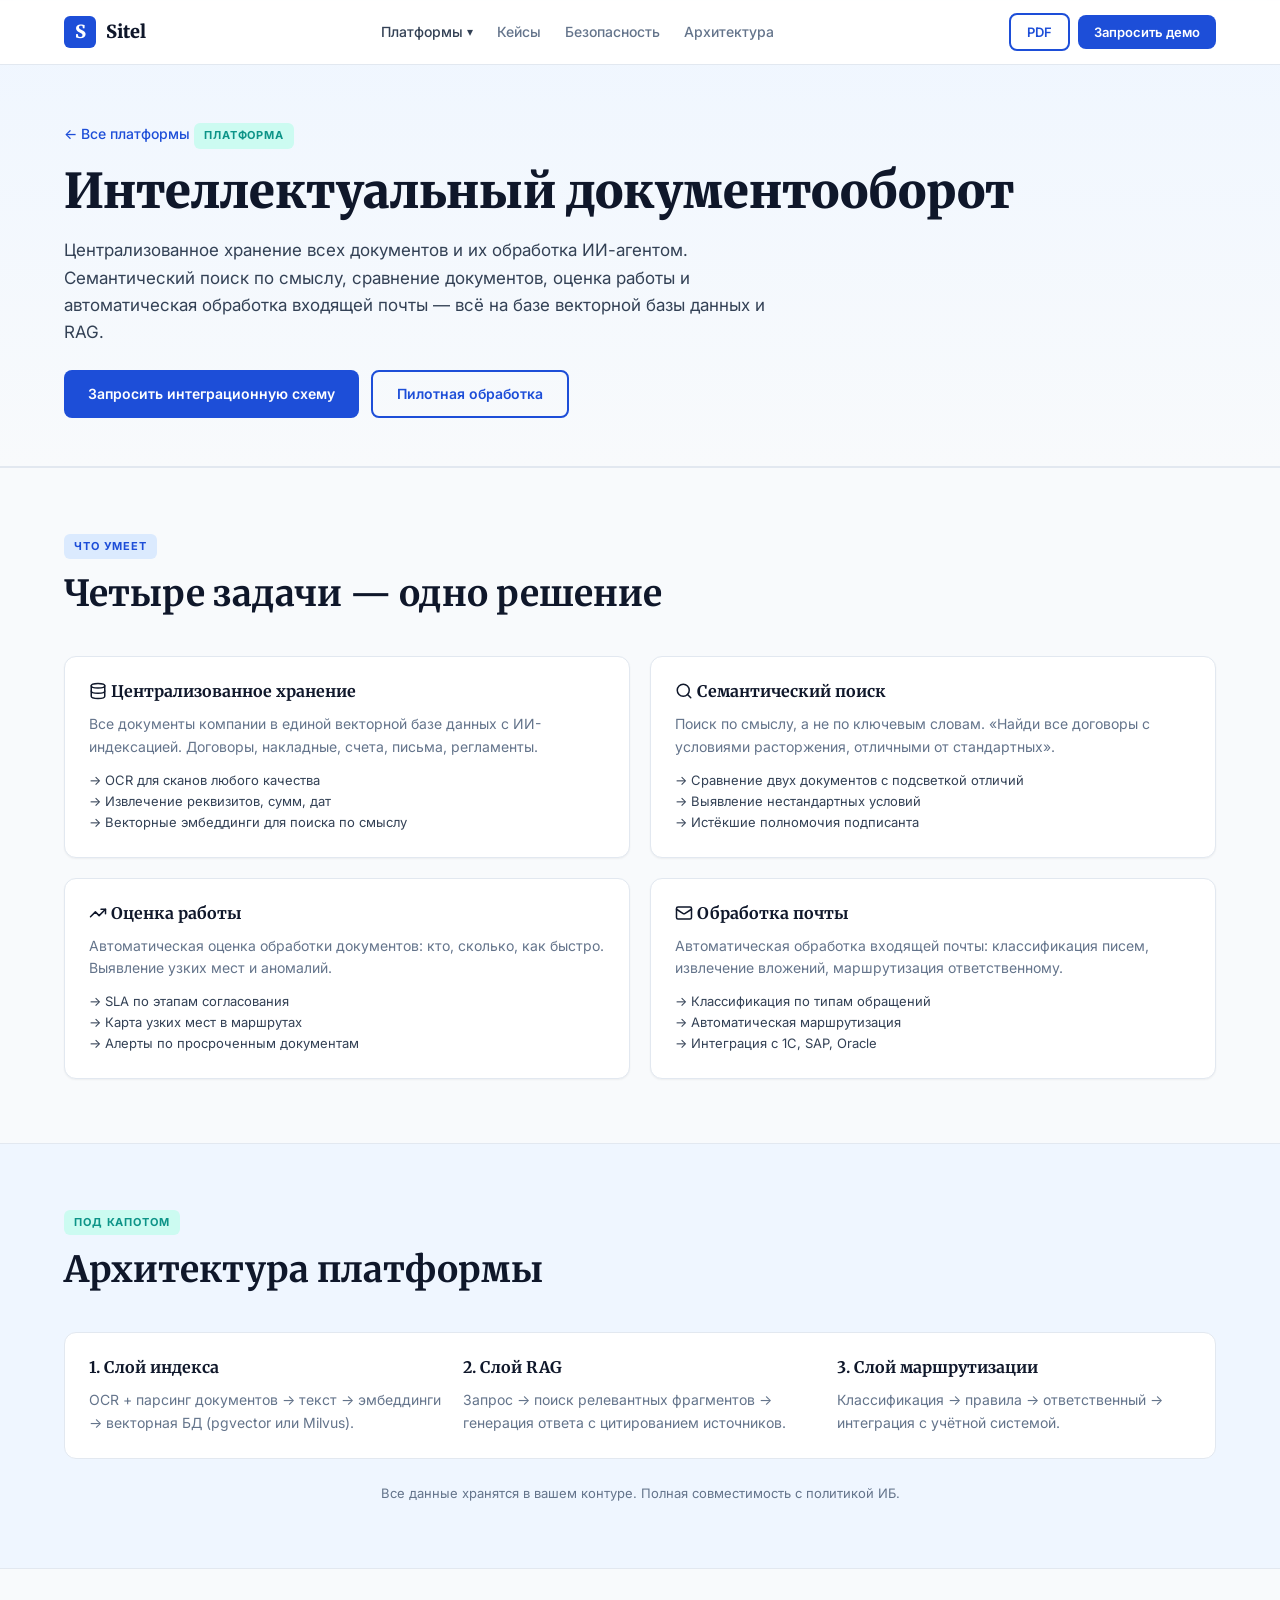
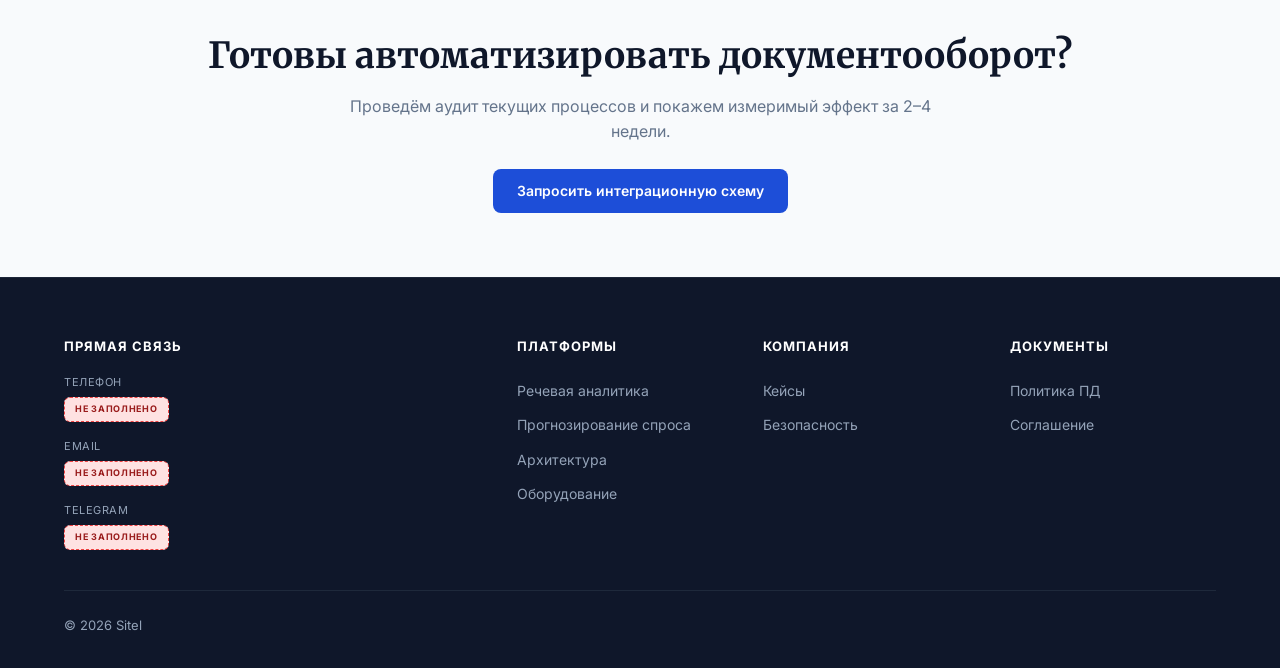
<file: platforms/docs.html>
<!DOCTYPE html>
<html lang="ru">
<head>
  <meta charset="UTF-8">
  <meta name="viewport" content="width=device-width, initial-scale=1.0">
  <title>Интеллектуальный документооборот — Sitel</title>
  <meta name="description" content="Централизованное хранение всех документов и их обработка ИИ-агентом. Семантический поиск, сравнение, оценка работы, обработка почты на базе векторной базы данных.">
  
  <meta property="og:title" content="Интеллектуальный документооборот — Sitel">
  <meta property="og:description" content="Векторная БД, RAG, обработка почты, семантический поиск по смыслу.">
  <meta property="og:type" content="website">
  <meta property="og:image" content="/images/og-preview.png">
  <meta property="og:url" content="/platforms/docs.html">
  
  <link rel="icon" type="image/svg+xml" href="data:image/svg+xml,<svg xmlns='http://www.w3.org/2000/svg' viewBox='0 0 100 100'><rect width='100' height='100' rx='20' fill='%231D4ED8'/><text x='50' y='68' text-anchor='middle' fill='white' font-size='58' font-family='Georgia' font-weight='900'>S</text></svg>">
  
  <link rel="preconnect" href="https://fonts.googleapis.com">
  <link rel="preconnect" href="https://fonts.gstatic.com" crossorigin>
  <link href="https://fonts.googleapis.com/css2?family=Inter:wght@400;500;600;700;800&family=Merriweather:wght@700;900&display=swap" rel="stylesheet">
  <link rel="stylesheet" href="/css/styles.css">
</head>



<body>

<!-- HEADER -->
<header class="site-header" id="site-header">
  <div class="container header-inner">
    <a href="../index.html" class="logo">
      <div class="logo-icon">S</div>
      <span class="logo-text">Sitel</span>
    </a>
    
    <nav class="nav-links">
      <div class="dropdown" id="products-dropdown">
        <button class="dropdown-toggle" onclick="toggleDropdown('products-dropdown')" aria-expanded="false">Платформы</button>
        <div class="dropdown-menu">
          <a href="../index.html">Речевая аналитика (флагман)</a>
          <a href="auto-order.html">Прогнозирование спроса</a>
          <a href="docs.html" style="background:#EFF6FF;color:#1D4ED8;">Документооборот</a>
        </div>
      </div>
      <a href="../cases.html">Кейсы</a>
      <a href="../security.html">Безопасность</a>
      <a href="../architecture.html">Архитектура</a>
    </nav>
    
    <div class="header-actions">
      <a href="../downloads/sitel-presentation.pdf" download class="btn btn-outline btn-sm">PDF</a>
      <a href="../contact.html" class="btn btn-primary btn-sm">Запросить демо</a>
    </div>
    
    <button class="mobile-toggle" onclick="document.getElementById('mobile-menu').classList.toggle('open')" aria-label="Меню">
      <svg width="24" height="24" viewBox="0 0 24 24" fill="none" stroke="currentColor" stroke-width="2"><line x1="3" y1="6" x2="21" y2="6"/><line x1="3" y1="12" x2="21" y2="12"/><line x1="3" y1="18" x2="21" y2="18"/></svg>
    </button>
  </div>
  
  <div class="mobile-menu" id="mobile-menu">
    <strong style="display:block;padding:12px 0;font-size:13px;color:var(--text-light);text-transform:uppercase;">Платформы</strong>
    <div class="mobile-submenu">
      <a href="../index.html" onclick="closeMobile()">Речевая аналитика (флагман)</a>
      <a href="auto-order.html" onclick="closeMobile()">Прогнозирование спроса</a>
      <a href="docs.html" onclick="closeMobile()" style="color:var(--blue-700);font-weight:600;">Документооборот</a>
    </div>
    <a href="../cases.html" onclick="closeMobile()">Кейсы</a>
    <a href="../security.html" onclick="closeMobile()">Безопасность</a>
    <a href="../architecture.html" onclick="closeMobile()">Архитектура</a>
    <a href="../contact.html" onclick="closeMobile()" style="color:var(--blue-700);font-weight:600;">Запросить демо →</a>
  </div>
</header>

<!-- HERO -->
<section class="page-hero">
  <div class="container">
    <a href="../index.html" class="back-link">← Все платформы</a>
    <span class="badge badge-teal" style="margin-bottom:12px;">ПЛАТФОРМА</span>
    <h1>Интеллектуальный документооборот</h1>
    <p>Централизованное хранение всех документов и их обработка ИИ-агентом. Семантический поиск по смыслу, сравнение документов, оценка работы и автоматическая обработка входящей почты — всё на базе векторной базы данных и RAG.</p>
    <div style="display:flex;gap:12px;margin-top:24px;flex-wrap:wrap;">
      <a href="../contact.html" class="btn btn-primary">Запросить интеграционную схему</a>
      <a href="../contact.html" class="btn btn-outline">Пилотная обработка</a>
    </div>
  </div>
</section>

<!-- WHAT IT DOES -->
<section>
  <div class="container">
    <div style="margin-bottom:40px;">
      <span class="badge badge-blue" style="margin-bottom:12px;">ЧТО УМЕЕТ</span>
      <h2>Четыре задачи — одно решение</h2>
    </div>
    <div class="features-grid">
      <div class="card">
        <h4 style="margin-bottom:12px;"><svg width="18" height="18" viewBox="0 0 24 24" fill="none" stroke="currentColor" stroke-width="2" stroke-linecap="round" stroke-linejoin="round" style="vertical-align:-3px;"><ellipse cx="12" cy="5" rx="9" ry="3"/><path d="M3 5V19A9 3 0 0 0 21 19V5"/><path d="M3 12A9 3 0 0 0 21 12"/></svg> Централизованное хранение</h4>
        <p style="font-size:14px;color:var(--text-muted);margin-bottom:12px;">Все документы компании в единой векторной базе данных с ИИ-индексацией. Договоры, накладные, счета, письма, регламенты.</p>
        <ul style="list-style:none;font-size:13px;color:var(--text-secondary);">
          <li>→ OCR для сканов любого качества</li>
          <li>→ Извлечение реквизитов, сумм, дат</li>
          <li>→ Векторные эмбеддинги для поиска по смыслу</li>
        </ul>
      </div>
      <div class="card">
        <h4 style="margin-bottom:12px;"><svg width="18" height="18" viewBox="0 0 24 24" fill="none" stroke="currentColor" stroke-width="2" stroke-linecap="round" stroke-linejoin="round" style="vertical-align:-3px;"><circle cx="11" cy="11" r="8"/><path d="m21 21-4.3-4.3"/></svg> Семантический поиск</h4>
        <p style="font-size:14px;color:var(--text-muted);margin-bottom:12px;">Поиск по смыслу, а не по ключевым словам. «Найди все договоры с условиями расторжения, отличными от стандартных».</p>
        <ul style="list-style:none;font-size:13px;color:var(--text-secondary);">
          <li>→ Сравнение двух документов с подсветкой отличий</li>
          <li>→ Выявление нестандартных условий</li>
          <li>→ Истёкшие полномочия подписанта</li>
        </ul>
      </div>
      <div class="card">
        <h4 style="margin-bottom:12px;"><svg width="18" height="18" viewBox="0 0 24 24" fill="none" stroke="currentColor" stroke-width="2" stroke-linecap="round" stroke-linejoin="round" style="vertical-align:-3px;"><polyline points="22 7 13.5 15.5 8.5 10.5 2 17"/><polyline points="16 7 22 7 22 13"/></svg> Оценка работы</h4>
        <p style="font-size:14px;color:var(--text-muted);margin-bottom:12px;">Автоматическая оценка обработки документов: кто, сколько, как быстро. Выявление узких мест и аномалий.</p>
        <ul style="list-style:none;font-size:13px;color:var(--text-secondary);">
          <li>→ SLA по этапам согласования</li>
          <li>→ Карта узких мест в маршрутах</li>
          <li>→ Алерты по просроченным документам</li>
        </ul>
      </div>
      <div class="card">
        <h4 style="margin-bottom:12px;"><svg width="18" height="18" viewBox="0 0 24 24" fill="none" stroke="currentColor" stroke-width="2" stroke-linecap="round" stroke-linejoin="round" style="vertical-align:-3px;"><rect width="20" height="16" x="2" y="4" rx="2"/><path d="m22 7-8.97 5.7a1.94 1.94 0 0 1-2.06 0L2 7"/></svg> Обработка почты</h4>
        <p style="font-size:14px;color:var(--text-muted);margin-bottom:12px;">Автоматическая обработка входящей почты: классификация писем, извлечение вложений, маршрутизация ответственному.</p>
        <ul style="list-style:none;font-size:13px;color:var(--text-secondary);">
          <li>→ Классификация по типам обращений</li>
          <li>→ Автоматическая маршрутизация</li>
          <li>→ Интеграция с 1С, SAP, Oracle</li>
        </ul>
      </div>
    </div>
  </div>
</section>

<!-- ARCHITECTURE -->
<section class="section-blue">
  <div class="container">
    <div style="margin-bottom:40px;">
      <span class="badge badge-teal" style="margin-bottom:12px;">ПОД КАПОТОМ</span>
      <h2>Архитектура платформы</h2>
    </div>
    <div class="card-flat">
      <div style="display:grid;grid-template-columns:1fr 1fr 1fr;gap:20px;">
        <div>
          <h4 style="margin-bottom:12px;">1. Слой индекса</h4>
          <p style="font-size:14px;color:var(--text-muted);">OCR + парсинг документов → текст → эмбеддинги → векторная БД (pgvector или Milvus).</p>
        </div>
        <div>
          <h4 style="margin-bottom:12px;">2. Слой RAG</h4>
          <p style="font-size:14px;color:var(--text-muted);">Запрос → поиск релевантных фрагментов → генерация ответа с цитированием источников.</p>
        </div>
        <div>
          <h4 style="margin-bottom:12px;">3. Слой маршрутизации</h4>
          <p style="font-size:14px;color:var(--text-muted);">Классификация → правила → ответственный → интеграция с учётной системой.</p>
        </div>
      </div>
    </div>
    <p style="font-size:13px;color:var(--text-muted);margin-top:24px;text-align:center;">Все данные хранятся в вашем контуре. Полная совместимость с политикой ИБ.</p>
  </div>
</section>

<!-- CTA -->
<section>
  <div class="container" style="text-align:center;">
    <h2 style="margin-bottom:16px;">Готовы автоматизировать документооборот?</h2>
    <p style="max-width:640px;margin:0 auto 24px;color:var(--text-muted);">Проведём аудит текущих процессов и покажем измеримый эффект за 2–4 недели.</p>
    <a href="../contact.html" class="btn btn-primary">Запросить интеграционную схему</a>
  </div>
</section>

<!-- FOOTER -->
<footer class="site-footer">
  <div class="container">
    <div class="footer-top-grid">
      
      <!-- Колонка 1: Контакты -->
      <div class="footer-info-block">
        <h4>ПРЯМАЯ СВЯЗЬ</h4>
        <div class="contact-item">
          <span class="contact-label">Телефон</span>
          <span class="contact-value"><span class="badge badge-template">НЕ ЗАПОЛНЕНО</span></span>
        </div>
        <div class="contact-item">
          <span class="contact-label">Email</span>
          <span class="contact-value"><span class="badge badge-template">НЕ ЗАПОЛНЕНО</span></span>
        </div>
        <div class="contact-item">
          <span class="contact-label">Telegram</span>
          <span class="contact-value"><span class="badge badge-template">НЕ ЗАПОЛНЕНО</span></span>
        </div>
      </div>
      
      <!-- Колонка 2: Платформы -->
      <div class="footer-info-block">
        <h4>ПЛАТФОРМЫ</h4>
        <a href="index.html">Речевая аналитика</a>
        <a href="platforms/auto-order.html">Прогнозирование спроса</a>
        <a href="architecture.html">Архитектура</a>
        <a href="platforms/auto-order.html">Оборудование</a>
      </div>

      <!-- Колонка 3: Компания -->
      <div class="footer-info-block">
        <h4>КОМПАНИЯ</h4>
        <a href="cases.html">Кейсы</a>
        <a href="security.html">Безопасность</a>
      </div>

      <!-- Колонка 4: Документы -->
      <div class="footer-info-block">
        <h4>ДОКУМЕНТЫ</h4>
        <a href="privacy.html">Политика ПД</a>
        <a href="#">Соглашение</a>
      </div>

    </div>
    
    <div class="footer-bottom">
      <div style="display:flex;align-items:center;gap:4px;">
        <span>© 2026 Sitel</span>
      </div>
    </div>
  </div>
</footer>

<script>
// Header scroll
const header = document.getElementById('site-header');
window.addEventListener('scroll', () => {
  header.classList.toggle('scrolled', window.scrollY > 20);
}, { passive: true });

// Mobile menu
function closeMobile() { 
  document.getElementById('mobile-menu').classList.remove('open'); 
}

// Dropdown
function toggleDropdown(id) {
  const dropdown = document.getElementById(id);
  if (!dropdown) return;
  dropdown.classList.toggle('open');
}

document.addEventListener('click', (e) => {
  document.querySelectorAll('.dropdown.open').forEach(d => {
    if (!d.contains(e.target)) d.classList.remove('open');
  });
});

// Smooth scroll
document.querySelectorAll('a[href^="#"]').forEach(a => {
  a.addEventListener('click', function(e) {
    const href = this.getAttribute('href');
    if (href === '#' || this.getAttribute('onclick')) return;
    const target = document.querySelector(href);
    if (target) { 
      e.preventDefault(); 
      window.scrollTo({ top: target.getBoundingClientRect().top + window.pageYOffset - 80, behavior: 'smooth' }); 
      closeMobile(); 
    }
  });
});
</script>
</body>
</html>
</file>
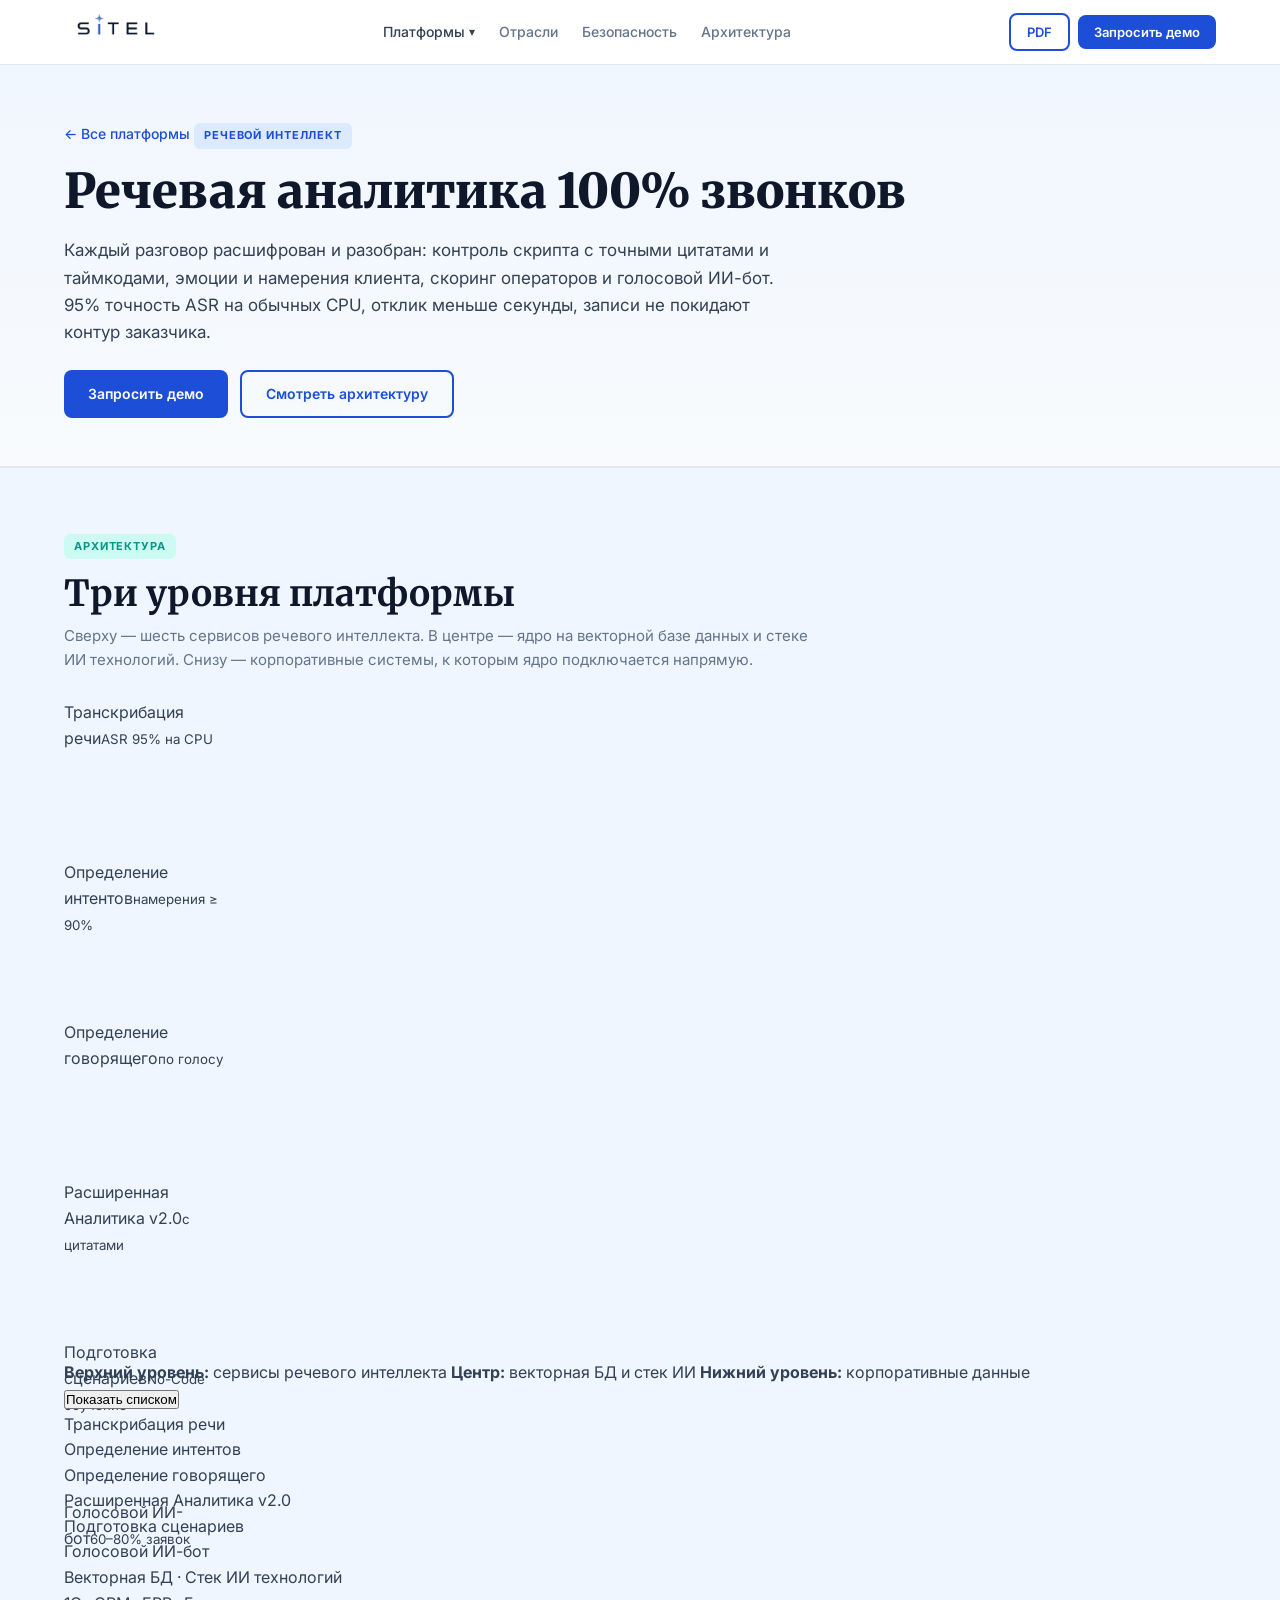
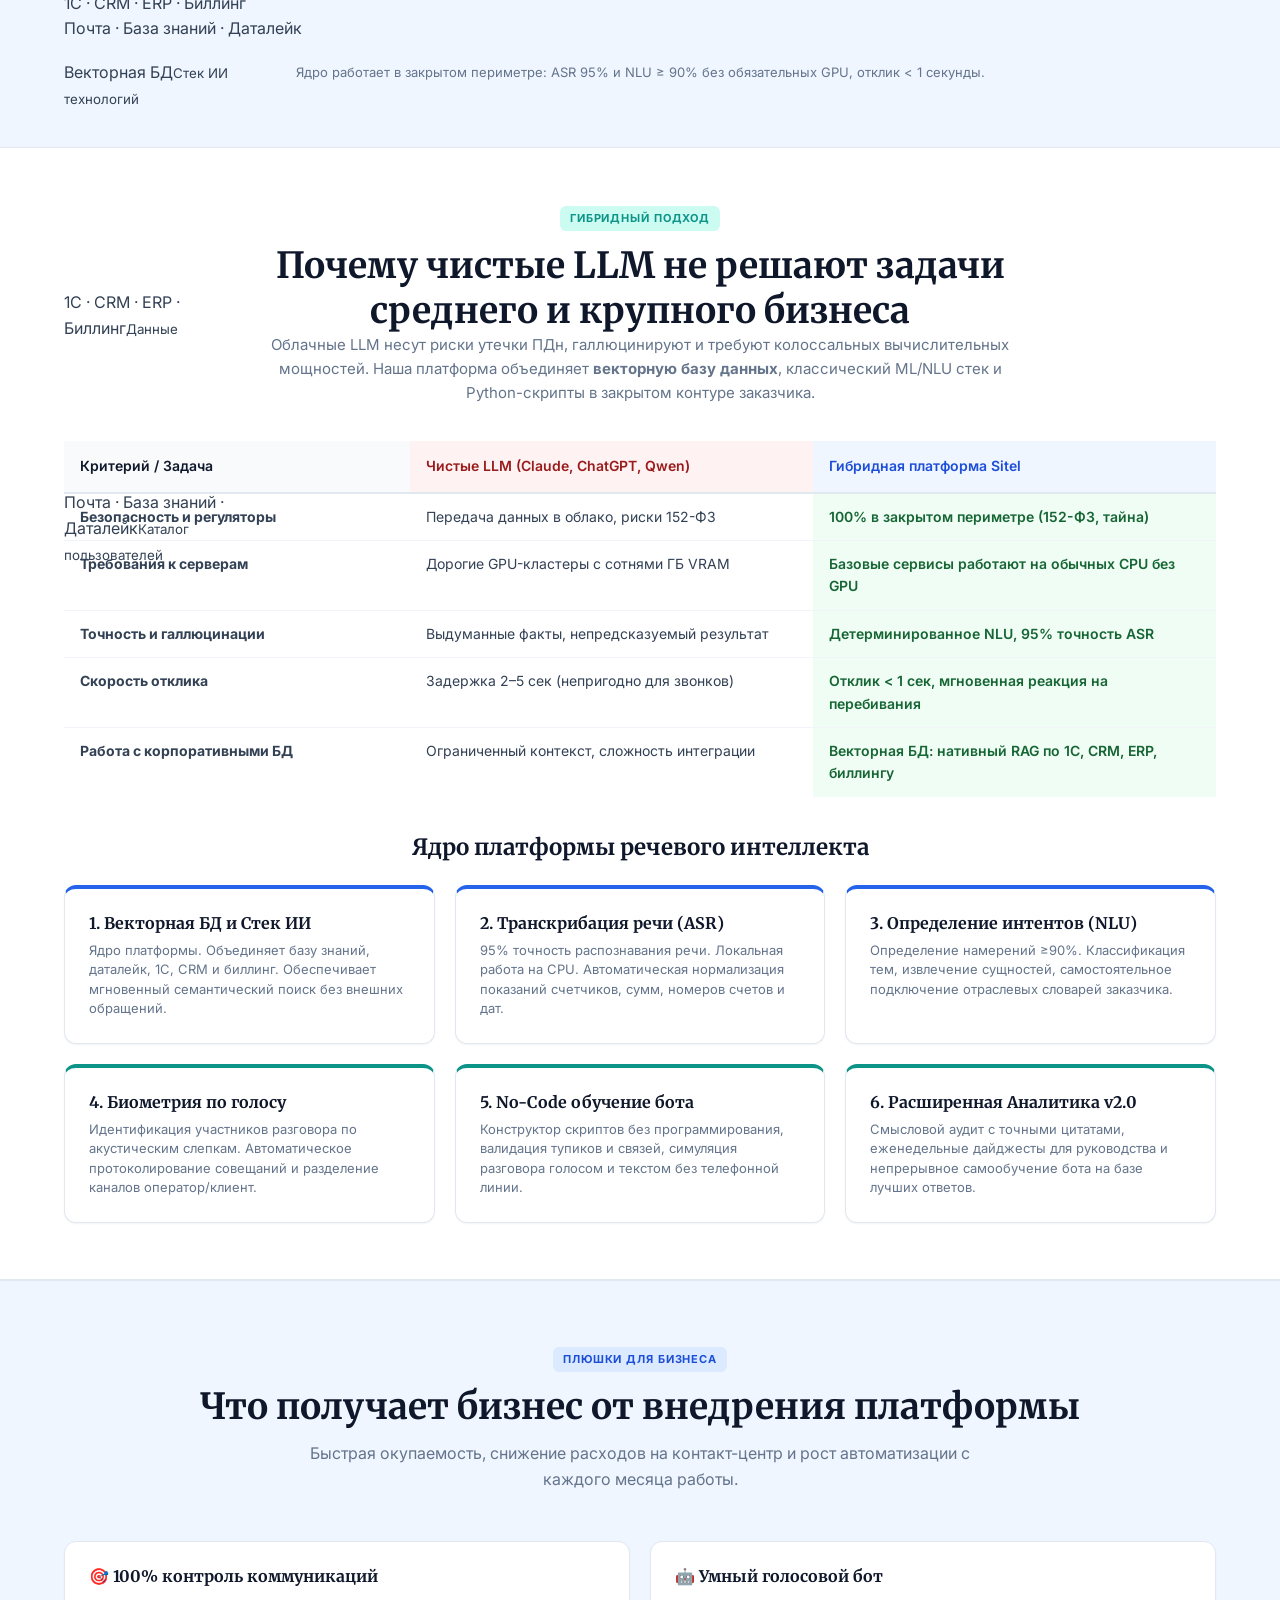
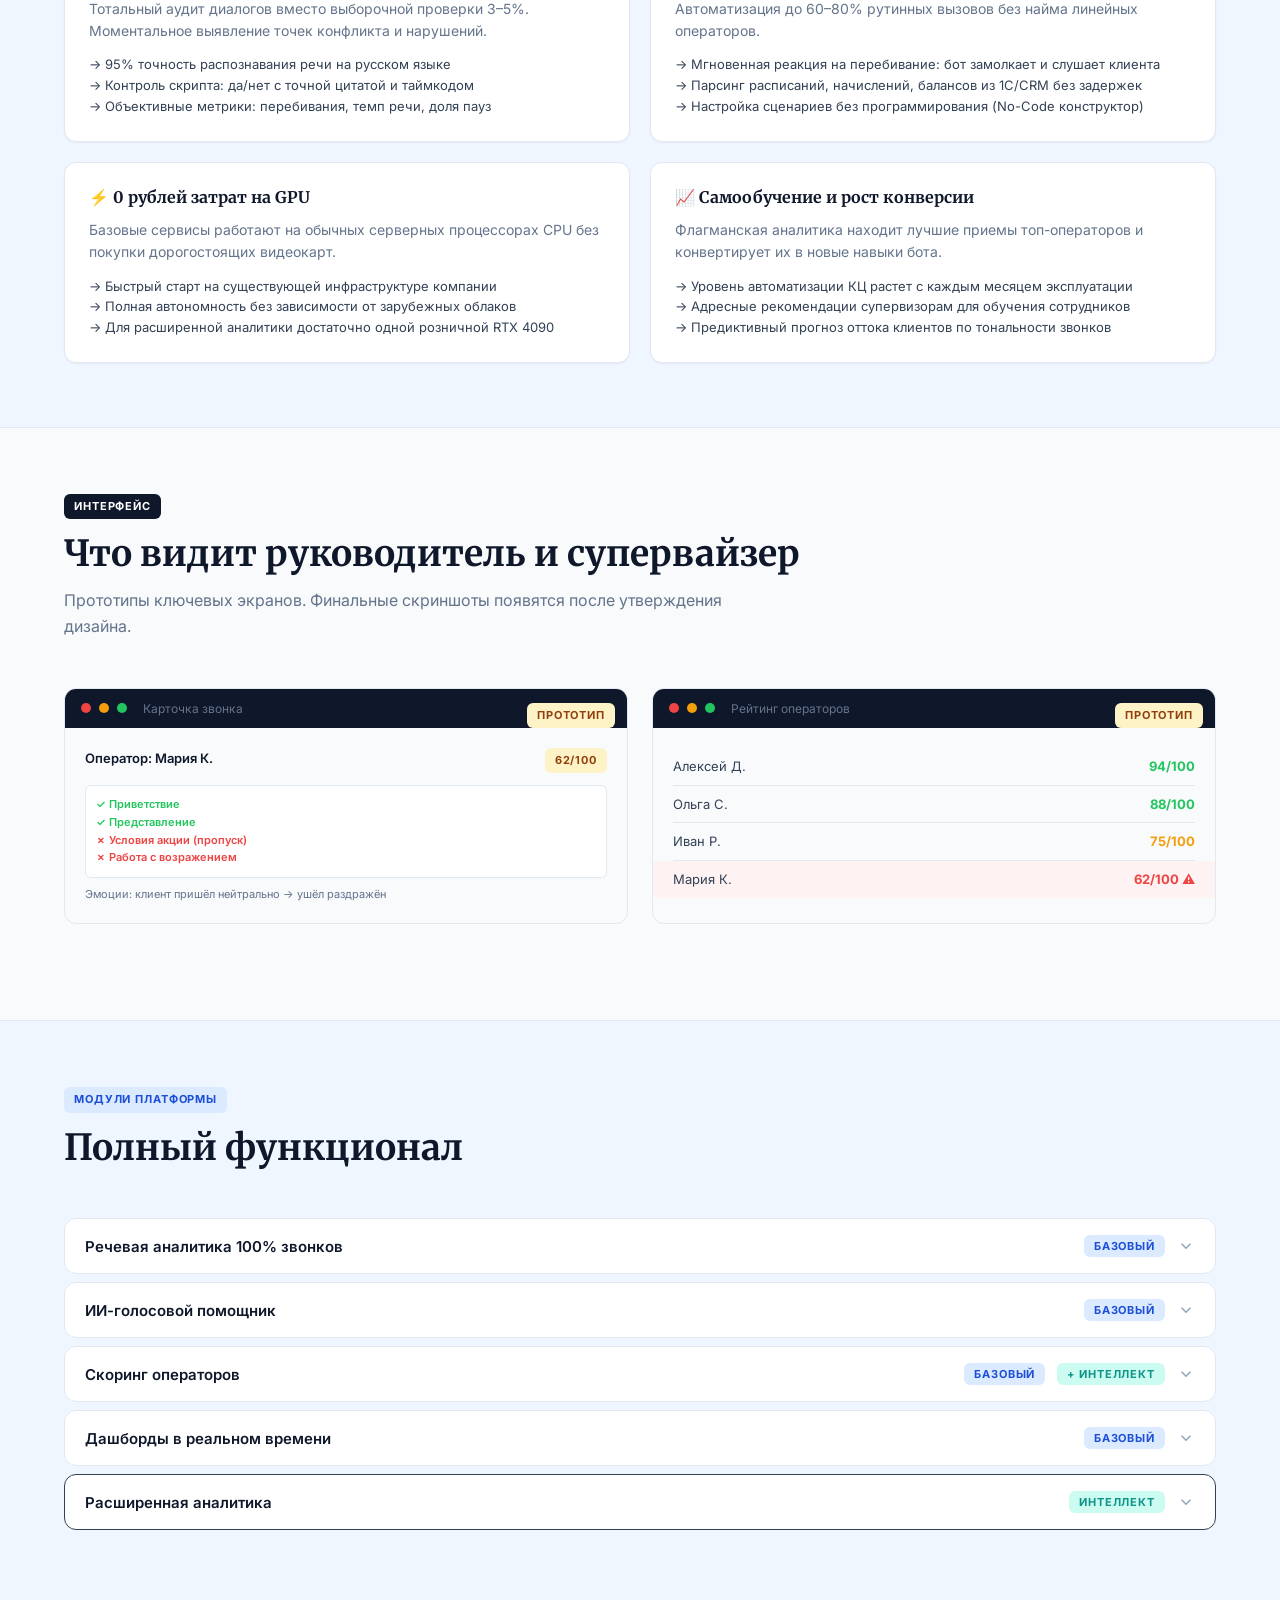
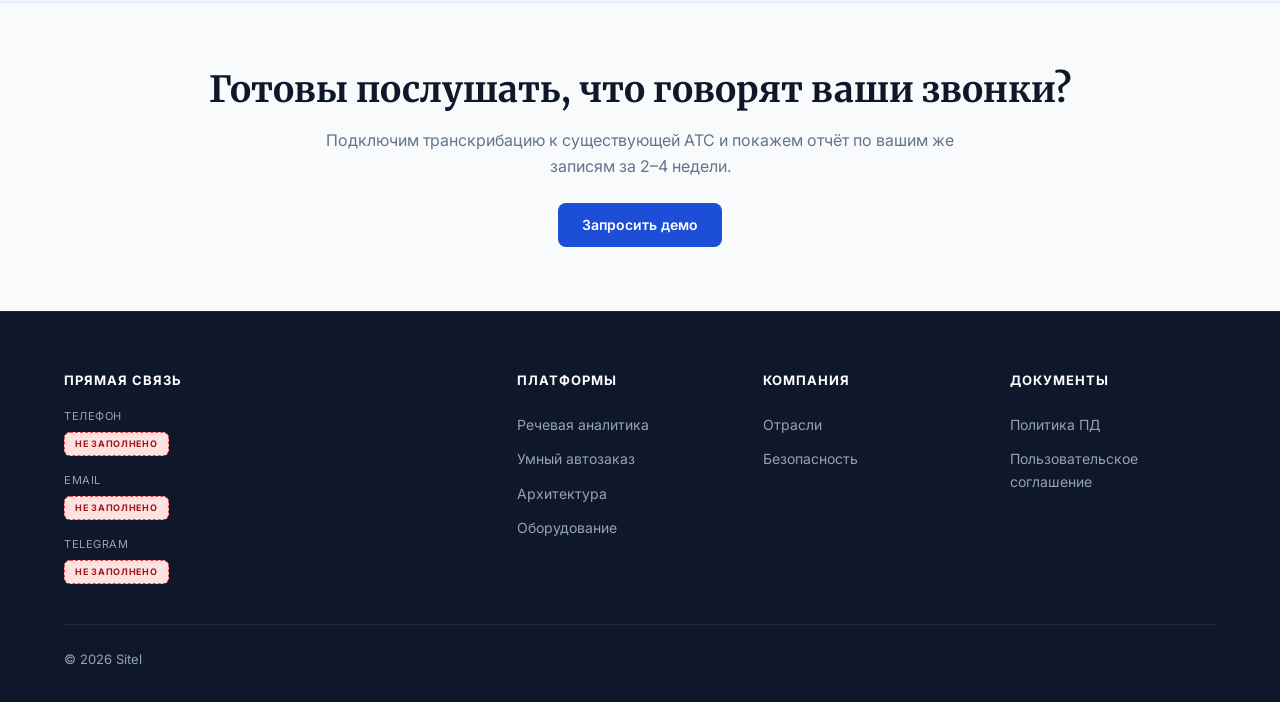
<file: platforms/speech.html>
<!DOCTYPE html>
<html lang="ru">
<head>
  <meta charset="UTF-8">
  <meta name="viewport" content="width=device-width, initial-scale=1.0">
  <title>Платформа речевого интеллекта — Sitel</title>
  <meta name="description" content="100% звонков расшифрованы и проанализированы: скрипты с цитатами, эмоции, намерения, скоринг операторов и голосовой ИИ-бот в закрытом контуре.">
  
  <meta property="og:title" content="Платформа речевого интеллекта — Sitel">
  <meta property="og:description" content="Речевая аналитика 100% звонков, биометрия голоса, интенты, смысловой аудит и голосовой ИИ-бот на векторной БД.">
  <meta property="og:type" content="website">
  <meta property="og:image" content="/images/og-preview.png">
  <meta property="og:url" content="/platforms/speech.html">
  
  <link rel="icon" type="image/svg+xml" href="data:image/svg+xml,<svg xmlns='http://www.w3.org/2000/svg' viewBox='0 0 100 100'><rect width='100' height='100' rx='20' fill='%231D4ED8'/><text x='50' y='68' text-anchor='middle' fill='white' font-size='58' font-family='Georgia' font-weight='900'>S</text></svg>">
  
  <link rel="preconnect" href="https://fonts.googleapis.com">
  <link rel="preconnect" href="https://fonts.gstatic.com" crossorigin>
  <link href="https://fonts.googleapis.com/css2?family=Inter:wght@400;500;600;700;800&family=Merriweather:wght@700;900&display=swap" rel="stylesheet">
  <link rel="stylesheet" href="../css/styles.css">
</head>



<body>

<!-- HEADER -->
<header class="site-header" id="site-header">
  <div class="container header-inner">
    <a href="../index.html" class="logo">
      <span class="logo-text"><img class="logo-text-icon" src="../logo/logo_sitel2.png" alt="Sitel" height="100"></span>
    </a>
    
    <nav class="nav-links">
      <div class="dropdown has-active" id="products-dropdown">
        <button class="dropdown-toggle" onclick="toggleDropdown('products-dropdown')" aria-expanded="false">Платформы</button>
        <div class="dropdown-menu">
          <a href="speech.html" class="active">Речевая аналитика</a>
          <a href="auto-order.html">Умный автозаказ</a>
          <a href="docs.html">Документооборот</a>
        </div>
      </div>
      <a href="../cases.html">Отрасли</a>
      <a href="../security.html">Безопасность</a>
      <a href="../architecture.html">Архитектура</a>
    </nav>
    
    <div class="header-actions">
      <a href="../downloads/sitel-presentation.pdf" download class="btn btn-outline btn-sm">PDF</a>
      <a href="../contact.html" class="btn btn-primary btn-sm">Запросить демо</a>
    </div>
    
    <button class="mobile-toggle" onclick="document.getElementById('mobile-menu').classList.toggle('open')" aria-label="Меню">
      <svg width="24" height="24" viewBox="0 0 24 24" fill="none" stroke="currentColor" stroke-width="2"><line x1="3" y1="6" x2="21" y2="6"/><line x1="3" y1="12" x2="21" y2="12"/><line x1="3" y1="18" x2="21" y2="18"/></svg>
    </button>
  </div>
  
  <div class="mobile-menu" id="mobile-menu">
    <strong style="display:block;padding:12px 0;font-size:13px;color:var(--text-light);text-transform:uppercase;">Платформы</strong>
    <div class="mobile-submenu">
      <a href="speech.html" class="active" onclick="closeMobile()">Речевая аналитика</a>
      <a href="auto-order.html" onclick="closeMobile()">Умный автозаказ</a>
      <a href="docs.html" onclick="closeMobile()">Документооборот</a>
    </div>
    <a href="../cases.html" onclick="closeMobile()">Отрасли</a>
    <a href="../security.html" onclick="closeMobile()">Безопасность</a>
    <a href="../architecture.html" onclick="closeMobile()">Архитектура</a>
    <a href="../contact.html" onclick="closeMobile()" style="color:var(--blue-700);font-weight:600;">Запросить демо →</a>
  </div>
</header>

<!-- HERO -->
<section class="page-hero">
  <div class="container">
    <a href="../index.html" class="back-link">← Все платформы</a>
    <span class="badge badge-blue" style="margin-bottom:12px;">РЕЧЕВОЙ ИНТЕЛЛЕКТ</span>
    <h1>Речевая аналитика 100% звонков</h1>
    <p>Каждый разговор расшифрован и разобран: контроль скрипта с точными цитатами и таймкодами, эмоции и намерения клиента, скоринг операторов и голосовой ИИ-бот. 95% точность ASR на обычных CPU, отклик меньше секунды, записи не покидают контур заказчика.</p>
    <div style="display:flex;gap:12px;margin-top:24px;flex-wrap:wrap;">
      <a href="../contact.html" class="btn btn-primary">Запросить демо</a>
      <a href="#arch" class="btn btn-outline">Смотреть архитектуру</a>
    </div>
  </div>
</section>

<!-- ARCHITECTURE 3D -->
<section class="section-blue" id="arch">
  <div class="container">
    <div style="margin-bottom:28px;">
      <span class="badge badge-teal" style="margin-bottom:12px;">АРХИТЕКТУРА</span>
      <h2>Три уровня платформы</h2>
      <p style="max-width:760px;color:var(--text-muted);font-size:15px;line-height:1.6;margin-top:8px;">Сверху — шесть сервисов речевого интеллекта. В центре — ядро на векторной базе данных и стеке ИИ технологий. Снизу — корпоративные системы, к которым ядро подключается напрямую.</p>
    </div>
    <div class="arch-scene" id="archScene">
  <div class="arch-stage-wrap">
    <div class="arch-scene__stage" style="height:660px">
      <div class="arch-floor"></div>
      <div class="arch-glow"></div>
      <div class="arch-cube " style="left:20px;top:8px;width:160px;height:160px;--lift:8px;--d:80px">
        <div class="arch-cube__face arch-cube__face--back"></div>
        <div class="arch-cube__face arch-cube__face--side"></div>
        <div class="arch-cube__face arch-cube__face--top"></div>
        <div class="arch-cube__box"><div><span>Транскрибация речи</span><small>ASR 95% на CPU</small></div></div>
      </div>
      <div class="arch-cube " style="left:202px;top:8px;width:160px;height:160px;--delay:0.6s;--lift:11px;--d:80px">
        <div class="arch-cube__face arch-cube__face--back"></div>
        <div class="arch-cube__face arch-cube__face--side"></div>
        <div class="arch-cube__face arch-cube__face--top"></div>
        <div class="arch-cube__box"><div><span>Определение интентов</span><small>намерения ≥ 90%</small></div></div>
      </div>
      <div class="arch-cube " style="left:384px;top:8px;width:160px;height:160px;--delay:1.1s;--lift:14px;--d:80px">
        <div class="arch-cube__face arch-cube__face--back"></div>
        <div class="arch-cube__face arch-cube__face--side"></div>
        <div class="arch-cube__face arch-cube__face--top"></div>
        <div class="arch-cube__box"><div><span>Определение говорящего</span><small>по голосу</small></div></div>
      </div>
      <div class="arch-cube " style="left:566px;top:8px;width:160px;height:160px;--delay:1.7s;--lift:17px;--d:80px">
        <div class="arch-cube__face arch-cube__face--back"></div>
        <div class="arch-cube__face arch-cube__face--side"></div>
        <div class="arch-cube__face arch-cube__face--top"></div>
        <div class="arch-cube__box"><div><span>Расширенная Аналитика v2.0</span><small>с цитатами</small></div></div>
      </div>
      <div class="arch-cube " style="left:748px;top:8px;width:160px;height:160px;--delay:2.2s;--lift:20px;--d:80px">
        <div class="arch-cube__face arch-cube__face--back"></div>
        <div class="arch-cube__face arch-cube__face--side"></div>
        <div class="arch-cube__face arch-cube__face--top"></div>
        <div class="arch-cube__box"><div><span>Подготовка сценариев</span><small>No-Code обучение</small></div></div>
      </div>
      <div class="arch-cube " style="left:930px;top:8px;width:160px;height:160px;--delay:2.8s;--lift:23px;--d:80px">
        <div class="arch-cube__face arch-cube__face--back"></div>
        <div class="arch-cube__face arch-cube__face--side"></div>
        <div class="arch-cube__face arch-cube__face--top"></div>
        <div class="arch-cube__box"><div><span>Голосовой ИИ-бот</span><small>60–80% заявок</small></div></div>
      </div>
      <div class="arch-beam" style="left:100.0px;top:88.0px;width:515.4px;--rot:28.0deg"></div>
      <div class="arch-beam" style="left:282.0px;top:88.0px;width:364.8px;--rot:41.6deg"></div>
      <div class="arch-beam" style="left:464.0px;top:88.0px;width:258.5px;--rot:69.4deg"></div>
      <div class="arch-beam" style="left:646.0px;top:88.0px;width:258.5px;--rot:110.6deg"></div>
      <div class="arch-beam" style="left:828.0px;top:88.0px;width:364.8px;--rot:138.4deg"></div>
      <div class="arch-beam" style="left:1010.0px;top:88.0px;width:515.4px;--rot:152.0deg"></div>
      <div class="arch-cube arch-cube--core" style="left:440px;top:330px;width:230px;height:230px;--delay:0.4s;--lift:26px;--d:115px">
        <div class="arch-cube__face arch-cube__face--back"></div>
        <div class="arch-cube__face arch-cube__face--side"></div>
        <div class="arch-cube__face arch-cube__face--top"></div>
        <div class="arch-cube__box"><div><span>Векторная БД</span><small>Стек ИИ технологий</small></div></div>
      </div>
      <div class="arch-cube arch-cube--data" style="left:20px;top:330px;width:200px;height:200px;--delay:1.1s;--lift:6px;--d:100px">
        <div class="arch-cube__face arch-cube__face--back"></div>
        <div class="arch-cube__face arch-cube__face--side"></div>
        <div class="arch-cube__face arch-cube__face--top"></div>
        <div class="arch-cube__box"><div><span>1С · CRM · ERP · Биллинг</span><small>Данные</small></div></div>
      </div>
      <div class="arch-cube arch-cube--data" style="left:710px;top:330px;width:200px;height:200px;--delay:1.7s;--lift:6px;--d:100px">
        <div class="arch-cube__face arch-cube__face--back"></div>
        <div class="arch-cube__face arch-cube__face--side"></div>
        <div class="arch-cube__face arch-cube__face--top"></div>
        <div class="arch-cube__box"><div><span>Почта · База знаний · Даталейк</span><small>Каталог пользователей</small></div></div>
      </div>
    </div>
    <div class="arch-legend">
      <span><b>Верхний уровень:</b> сервисы речевого интеллекта</span>
      <span><b>Центр:</b> векторная БД и стек ИИ</span>
      <span><b>Нижний уровень:</b> корпоративные данные</span>
    </div>
    <button type="button" class="arch-toggle" id="archToggle" aria-pressed="false">Показать списком</button>
  </div>
  <div class="arch-flat">
    <div class="arch-flat__row arch-flat__row--services">
      <div class="arch-flat__item">Транскрибация речи</div>
      <div class="arch-flat__item">Определение интентов</div>
      <div class="arch-flat__item">Определение говорящего</div>
      <div class="arch-flat__item">Расширенная Аналитика v2.0</div>
      <div class="arch-flat__item">Подготовка сценариев</div>
      <div class="arch-flat__item">Голосовой ИИ-бот</div>
    </div>
    <div class="arch-flat__core">Векторная БД · Стек ИИ технологий</div>
    <div class="arch-flat__row arch-flat__row--data">
      <div class="arch-flat__item">1С · CRM · ERP · Биллинг</div>
      <div class="arch-flat__item">Почта · База знаний · Даталейк</div>
    </div>
  </div>
</div>
    <p style="font-size:13px;color:var(--text-muted);margin-top:20px;text-align:center;">Ядро работает в закрытом периметре: ASR 95% и NLU ≥ 90% без обязательных GPU, отклик &lt; 1 секунды.</p>
  </div>
</section>
<!-- HYBRID ARCHITECTURE VS PURE LLM (Слайды 2, 3, 4, 5) -->
<section style="background:#FFFFFF;padding:56px 0;border-bottom:1px solid var(--border);">
  <div class="container">
    <div style="text-align:center;max-width:760px;margin:0 auto 36px;">
      <span class="badge badge-teal" style="margin-bottom:12px;">ГИБРИДНЫЙ ПОДХОД</span>
      <h2>Почему чистые LLM не решают задачи среднего и крупного бизнеса</h2>
      <p style="color:var(--text-muted);font-size:15px;line-height:1.6;">Облачные LLM несут риски утечки ПДн, галлюцинируют и требуют колоссальных вычислительных мощностей. Наша платформа объединяет <strong>векторную базу данных</strong>, классический ML/NLU стек и Python-скрипты в закрытом контуре заказчика.</p>
    </div>

    <div class="compare-table-wrapper" style="overflow-x:auto;margin-bottom:36px;">
      <table class="compare-table">
        <thead>
          <tr>
            <th style="width:30%;">Критерий / Задача</th>
            <th style="width:35%;background:#FEF2F2;color:#991B1B;">Чистые LLM (Claude, ChatGPT, Qwen)</th>
            <th style="width:35%;background:#EFF6FF;color:#1D4ED8;">Гибридная платформа Sitel</th>
          </tr>
        </thead>
        <tbody>
          <tr>
            <td><strong>Безопасность и регуляторы</strong></td>
            <td>Передача данных в облако, риски 152-ФЗ</td>
            <td style="background:#F0FDF4;font-weight:600;color:#166534;">100% в закрытом периметре (152-ФЗ, тайна)</td>
          </tr>
          <tr>
            <td><strong>Требования к серверам</strong></td>
            <td>Дорогие GPU-кластеры с сотнями ГБ VRAM</td>
            <td style="background:#F0FDF4;font-weight:600;color:#166534;">Базовые сервисы работают на обычных CPU без GPU</td>
          </tr>
          <tr>
            <td><strong>Точность и галлюцинации</strong></td>
            <td>Выдуманные факты, непредсказуемый результат</td>
            <td style="background:#F0FDF4;font-weight:600;color:#166534;">Детерминированное NLU, 95% точность ASR</td>
          </tr>
          <tr>
            <td><strong>Скорость отклика</strong></td>
            <td>Задержка 2–5 сек (непригодно для звонков)</td>
            <td style="background:#F0FDF4;font-weight:600;color:#166534;">Отклик &lt; 1 сек, мгновенная реакция на перебивания</td>
          </tr>
          <tr>
            <td><strong>Работа с корпоративными БД</strong></td>
            <td>Ограниченный контекст, сложность интеграции</td>
            <td style="background:#F0FDF4;font-weight:600;color:#166534;">Векторная БД: нативный RAG по 1C, CRM, ERP, биллингу</td>
          </tr>
        </tbody>
      </table>
    </div>
    <!-- 6 блоков архитектуры платформы речевого интеллекта (Слайд 5) -->
    <div style="margin-top:20px;">
      <h3 style="text-align:center;font-size:1.4rem;margin-bottom:24px;">Ядро платформы речевого интеллекта</h3>
      <div class="features-grid" style="grid-template-columns:repeat(auto-fit, minmax(300px, 1fr));gap:20px;">
        <div class="card" style="border-top:4px solid var(--blue-600);">
          <h4 style="margin-bottom:8px;">1. Векторная БД и Стек ИИ</h4>
          <p style="font-size:13px;color:var(--text-muted);line-height:1.5;">Ядро платформы. Объединяет базу знаний, даталейк, 1С, CRM и биллинг. Обеспечивает мгновенный семантический поиск без внешних обращений.</p>
        </div>
        <div class="card" style="border-top:4px solid var(--blue-600);">
          <h4 style="margin-bottom:8px;">2. Транскрибация речи (ASR)</h4>
          <p style="font-size:13px;color:var(--text-muted);line-height:1.5;">95% точность распознавания речи. Локальная работа на CPU. Автоматическая нормализация показаний счетчиков, сумм, номеров счетов и дат.</p>
        </div>
        <div class="card" style="border-top:4px solid var(--blue-600);">
          <h4 style="margin-bottom:8px;">3. Определение интентов (NLU)</h4>
          <p style="font-size:13px;color:var(--text-muted);line-height:1.5;">Определение намерений ≥90%. Классификация тем, извлечение сущностей, самостоятельное подключение отраслевых словарей заказчика.</p>
        </div>
        <div class="card" style="border-top:4px solid var(--teal-600);">
          <h4 style="margin-bottom:8px;">4. Биометрия по голосу</h4>
          <p style="font-size:13px;color:var(--text-muted);line-height:1.5;">Идентификация участников разговора по акустическим слепкам. Автоматическое протоколирование совещаний и разделение каналов оператор/клиент.</p>
        </div>
        <div class="card" style="border-top:4px solid var(--teal-600);">
          <h4 style="margin-bottom:8px;">5. No-Code обучение бота</h4>
          <p style="font-size:13px;color:var(--text-muted);line-height:1.5;">Конструктор скриптов без программирования, валидация тупиков и связей, симуляция разговора голосом и текстом без телефонной линии.</p>
        </div>
        <div class="card" style="border-top:4px solid var(--teal-600);">
          <h4 style="margin-bottom:8px;">6. Расширенная Аналитика v2.0</h4>
          <p style="font-size:13px;color:var(--text-muted);line-height:1.5;">Смысловой аудит с точными цитатами, еженедельные дайджесты для руководства и непрерывное самообучение бота на базе лучших ответов.</p>
        </div>
      </div>
    </div>

  </div>
</section>

<!-- KEY FEATURES -->
<section class="section-blue">
  <div class="container">
    <div style="text-align:center;margin-bottom:48px;">
      <span class="badge badge-blue" style="margin-bottom:12px;">ПЛЮШКИ ДЛЯ БИЗНЕСА</span>
      <h2>Что получает бизнес от внедрения платформы</h2>
      <p style="max-width:680px;margin:12px auto 0;color:var(--text-muted);">Быстрая окупаемость, снижение расходов на контакт-центр и рост автоматизации с каждого месяца работы.</p>
    </div>
    <div class="features-grid">
      <div class="card">
        <h4 style="margin-bottom:12px;">🎯 100% контроль коммуникаций</h4>
        <p style="font-size:14px;color:var(--text-muted);margin-bottom:12px;">Тотальный аудит диалогов вместо выборочной проверки 3–5%. Моментальное выявление точек конфликта и нарушений.</p>
        <ul style="list-style:none;font-size:13px;color:var(--text-secondary);">
          <li>→ 95% точность распознавания речи на русском языке</li>
          <li>→ Контроль скрипта: да/нет с точной цитатой и таймкодом</li>
          <li>→ Объективные метрики: перебивания, темп речи, доля пауз</li>
        </ul>
      </div>
      <div class="card">
        <h4 style="margin-bottom:12px;">🤖 Умный голосовой бот</h4>
        <p style="font-size:14px;color:var(--text-muted);margin-bottom:12px;">Автоматизация до 60–80% рутинных вызовов без найма линейных операторов.</p>
        <ul style="list-style:none;font-size:13px;color:var(--text-secondary);">
          <li>→ Мгновенная реакция на перебивание: бот замолкает и слушает клиента</li>
          <li>→ Парсинг расписаний, начислений, балансов из 1С/CRM без задержек</li>
          <li>→ Настройка сценариев без программирования (No-Code конструктор)</li>
        </ul>
      </div>
      <div class="card">
        <h4 style="margin-bottom:12px;">⚡ 0 рублей затрат на GPU</h4>
        <p style="font-size:14px;color:var(--text-muted);margin-bottom:12px;">Базовые сервисы работают на обычных серверных процессорах CPU без покупки дорогостоящих видеокарт.</p>
        <ul style="list-style:none;font-size:13px;color:var(--text-secondary);">
          <li>→ Быстрый старт на существующей инфраструктуре компании</li>
          <li>→ Полная автономность без зависимости от зарубежных облаков</li>
          <li>→ Для расширенной аналитики достаточно одной розничной RTX 4090</li>
        </ul>
      </div>
      <div class="card">
        <h4 style="margin-bottom:12px;">📈 Самообучение и рост конверсии</h4>
        <p style="font-size:14px;color:var(--text-muted);margin-bottom:12px;">Флагманская аналитика находит лучшие приемы топ-операторов и конвертирует их в новые навыки бота.</p>
        <ul style="list-style:none;font-size:13px;color:var(--text-secondary);">
          <li>→ Уровень автоматизации КЦ растет с каждым месяцем эксплуатации</li>
          <li>→ Адресные рекомендации супервизорам для обучения сотрудников</li>
          <li>→ Предиктивный прогноз оттока клиентов по тональности звонков</li>
        </ul>
      </div>
    </div>
  </div>
</section>

<!-- PRODUCT PROTOTYPES -->
<section>
  <div class="container">
    <div style="margin-bottom:48px;">
      <span class="badge badge-dark" style="margin-bottom:12px;">ИНТЕРФЕЙС</span>
      <h2 style="margin-bottom:12px;">Что видит руководитель и супервайзер</h2>
      <p style="max-width:720px;color:var(--text-muted);">Прототипы ключевых экранов. Финальные скриншоты появятся после утверждения дизайна.</p>
    </div>

    <div style="display:grid;grid-template-columns:1fr 1fr;gap:24px;margin-bottom:32px;">
      <div class="proto-dashboard">
        <div class="proto-tag"><span class="badge badge-amber">ПРОТОТИП</span></div>
        <div class="proto-header">
          <div class="proto-dot" style="background:#EF4444;"></div>
          <div class="proto-dot" style="background:#F59E0B;"></div>
          <div class="proto-dot" style="background:#22C55E;"></div>
          <span style="color:#64748B;font-size:12px;margin-left:8px;">Карточка звонка</span>
        </div>
        <div class="proto-body" style="font-size:13px;">
          <div style="display:flex;justify-content:space-between;margin-bottom:12px;">
            <span style="font-weight:600;color:var(--text-primary);">Оператор: Мария К.</span>
            <span class="badge badge-amber">62/100</span>
          </div>
          <div style="background:white;padding:10px;border-radius:6px;border:1px solid var(--border);margin-bottom:8px;">
            <div style="color:var(--green-500);font-size:11px;font-weight:600;">✓ Приветствие</div>
            <div style="color:var(--green-500);font-size:11px;font-weight:600;">✓ Представление</div>
            <div style="color:var(--red-500);font-size:11px;font-weight:600;">✗ Условия акции (пропуск)</div>
            <div style="color:var(--red-500);font-size:11px;font-weight:600;">✗ Работа с возражением</div>
          </div>
          <div style="font-size:11px;color:var(--text-muted);">Эмоции: клиент пришёл нейтрально → ушёл раздражён</div>
        </div>
      </div>
      <div class="proto-dashboard">
        <div class="proto-tag"><span class="badge badge-amber">ПРОТОТИП</span></div>
        <div class="proto-header">
          <div class="proto-dot" style="background:#EF4444;"></div>
          <div class="proto-dot" style="background:#F59E0B;"></div>
          <div class="proto-dot" style="background:#22C55E;"></div>
          <span style="color:#64748B;font-size:12px;margin-left:8px;">Рейтинг операторов</span>
        </div>
        <div class="proto-body" style="font-size:13px;">
          <div style="display:flex;justify-content:space-between;padding:8px 0;border-bottom:1px solid var(--border);">
            <span>Алексей Д.</span><span style="color:var(--green-500);font-weight:700;">94/100</span>
          </div>
          <div style="display:flex;justify-content:space-between;padding:8px 0;border-bottom:1px solid var(--border);">
            <span>Ольга С.</span><span style="color:var(--green-500);font-weight:700;">88/100</span>
          </div>
          <div style="display:flex;justify-content:space-between;padding:8px 0;border-bottom:1px solid var(--border);">
            <span>Иван Р.</span><span style="color:var(--amber-500);font-weight:700;">75/100</span>
          </div>
          <div style="display:flex;justify-content:space-between;padding:8px 0;background:#FEF2F2;margin:0 -20px;padding:8px 20px;border-radius:4px;">
            <span>Мария К.</span><span style="color:var(--red-500);font-weight:700;">62/100 ⚠</span>
          </div>
        </div>
      </div>
    </div>


  </div>
</section>

<!-- MODULES ACCORDION -->
<section class="section-blue">
  <div class="container">
    <div style="margin-bottom:48px;">
      <span class="badge badge-blue" style="margin-bottom:12px;">МОДУЛИ ПЛАТФОРМЫ</span>
      <h2>Полный функционал</h2>
    </div>

    <div class="accordion-item">
      <button class="accordion-btn" onclick="toggleAccordion(this)" aria-expanded="false">
        <span class="title">Речевая аналитика 100% звонков</span>
        <span class="badge badge-blue">БАЗОВЫЙ</span>
        <svg class="arrow" width="18" height="18" viewBox="0 0 24 24" fill="none" stroke="currentColor" stroke-width="2"><polyline points="6 9 12 15 18 9"/></svg>
      </button>
      <div class="accordion-content"><div class="accordion-body"><ul>
        <li>Транскрибация 100% разговоров на CPU</li>
        <li>Контроль скриптов: каждое правило — да/нет с цитатой и таймкодом</li>
        <li>Эмоции: агрессия, удовлетворённость — у клиента и оператора</li>
        <li>Перебивания, паузы, темп, доля речи оператора</li>
        <li>Флаги комплаенса: запрещённые фразы, дисклеймеры</li>
        <li>Темы обращений: что растёт, что появилось впервые</li>
      </ul></div></div>
    </div>

    <div class="accordion-item">
      <button class="accordion-btn" onclick="toggleAccordion(this)" aria-expanded="false">
        <span class="title">ИИ-голосовой помощник</span>
        <span class="badge badge-blue">БАЗОВЫЙ</span>
        <svg class="arrow" width="18" height="18" viewBox="0 0 24 24" fill="none" stroke="currentColor" stroke-width="2"><polyline points="6 9 12 15 18 9"/></svg>
      </button>
      <div class="accordion-content"><div class="accordion-body"><ul>
        <li>Входящие и исходящие звонки</li>
        <li>Создание скриптов без программирования</li>
        <li>Лёгкая интеграция с существующими базами данных</li>
        <li>Простое обучение отраслевой лексике</li>
        <li>TTS с выбором голоса и интонационной адаптацией</li>
        <li>Уступает слово при попытке прервать</li>
      </ul></div></div>
    </div>

    <div class="accordion-item">
      <button class="accordion-btn" onclick="toggleAccordion(this)" aria-expanded="false">
        <span class="title">Скоринг операторов</span>
        <span class="badge badge-blue">БАЗОВЫЙ</span>
        <span class="badge badge-teal">+ ИНТЕЛЛЕКТ</span>
        <svg class="arrow" width="18" height="18" viewBox="0 0 24 24" fill="none" stroke="currentColor" stroke-width="2"><polyline points="6 9 12 15 18 9"/></svg>
      </button>
      <div class="accordion-content"><div class="accordion-body">
        <p style="font-size:14px;margin-bottom:12px;color:var(--text-secondary);">Базовый: <strong>«у кого и где»</strong>. Интеллект: <strong style="color:var(--teal-600);">«почему и что делать»</strong>.</p>
        <div style="display:grid;grid-template-columns:1fr 1fr;gap:12px;margin-bottom:12px;">
          <div style="padding:12px;background:var(--bg);border-radius:8px;">
            <div style="font-size:12px;font-weight:700;color:var(--blue-700);margin-bottom:8px;">БАЗОВЫЙ (ВСЕГДА)</div>
            <div style="font-size:13px;">✓ Скрипт по каждому звонку<br>✓ Перебивания, паузы, доля речи<br>✓ Эмоциональная динамика<br>✓ Сводный балл, рейтинг<br>✓ Автовыявление аномалий</div>
          </div>
          <div style="padding:12px;background:var(--teal-100);border-radius:8px;">
            <div style="font-size:12px;font-weight:700;color:var(--teal-600);margin-bottom:8px;">ИНТЕЛЛЕКТ (ПО ПОДПИСКЕ)</div>
            <div style="font-size:13px;">✓ Чек-лист с цитатами<br>✓ Паттерны ошибок<br>✓ Рекомендации коучу<br>✓ Плейбук лучших<br>✓ Прогноз оттока</div>
          </div>
        </div>
        <div style="padding:12px;background:var(--bg);border-radius:8px;font-size:13px;"><strong>Пример:</strong> «Мария: 62/100; в возражениях о цене не выявляет потребность — 14 из 17. Рекомендация: тренинг, 5 эталонных звонков приложены».</div>
      </div></div>
    </div>

    <div class="accordion-item">
      <button class="accordion-btn" onclick="toggleAccordion(this)" aria-expanded="false">
        <span class="title">Дашборды в реальном времени</span>
        <span class="badge badge-blue">БАЗОВЫЙ</span>
        <svg class="arrow" width="18" height="18" viewBox="0 0 24 24" fill="none" stroke="currentColor" stroke-width="2"><polyline points="6 9 12 15 18 9"/></svg>
      </button>
      <div class="accordion-content"><div class="accordion-body"><ul>
        <li>Инкрементально: каждый звонок сразу в аналитике</li>
        <li>Тепловые карты тем, рейтинги, карта эскалаций</li>
        <li>KPI-алерты с push-уведомлениями</li>
        <li>Экспорт в PowerPoint/PDF по расписанию</li>
      </ul></div></div>
    </div>

    <div class="accordion-item" style="border-color:var(--teal-500);">
      <button class="accordion-btn" onclick="toggleAccordion(this)" aria-expanded="false">
        <span class="title">Расширенная аналитика</span>
        <span class="badge badge-teal">ИНТЕЛЛЕКТ</span>
        <svg class="arrow" width="18" height="18" viewBox="0 0 24 24" fill="none" stroke="currentColor" stroke-width="2"><polyline points="6 9 12 15 18 9"/></svg>
      </button>
      <div class="accordion-content"><div class="accordion-body">
        <p style="font-size:14px;margin-bottom:12px;">Большая языковая модель (32+ млрд параметров). Объясняет причины, даёт рекомендации, прогнозирует поведение клиентов.</p>
        <ul>
          <li>Полный чек-лист с цитатами-обоснованиями</li>
          <li>Паттерны проблем по сотням звонков</li>
          <li>Еженедельные дайджесты для руководства</li>
          <li>Прогноз оттока клиентов</li>
          <li><strong>Самообучение бота:</strong> лучшие ответы → навыки</li>
        </ul>
        <div style="margin-top:12px;padding:12px;background:var(--teal-100);border-radius:8px;font-size:13px;"><strong style="color:var(--teal-600);">Важно:</strong> отключение подписки не приводит к потере данных.</div>
      </div></div>
    </div>
  </div>
</section>


<!-- CTA -->
<section>
  <div class="container" style="text-align:center;">
    <h2 style="margin-bottom:16px;">Готовы послушать, что говорят ваши звонки?</h2>
    <p style="max-width:640px;margin:0 auto 24px;color:var(--text-muted);">Подключим транскрибацию к существующей АТС и покажем отчёт по вашим же записям за 2–4 недели.</p>
    <a href="../contact.html" class="btn btn-primary">Запросить демо</a>
  </div>
</section>

<!-- FOOTER -->
<footer class="site-footer">
  <div class="container">
    <div class="footer-top-grid">
      
      <!-- Колонка 1: Контакты -->
      <div class="footer-info-block">
        <h4>ПРЯМАЯ СВЯЗЬ</h4>
        <div class="contact-item">
          <span class="contact-label">Телефон</span>
          <span class="contact-value"><span class="badge badge-template">НЕ ЗАПОЛНЕНО</span></span>
        </div>
        <div class="contact-item">
          <span class="contact-label">Email</span>
          <span class="contact-value"><span class="badge badge-template">НЕ ЗАПОЛНЕНО</span></span>
        </div>
        <div class="contact-item">
          <span class="contact-label">Telegram</span>
          <span class="contact-value"><span class="badge badge-template">НЕ ЗАПОЛНЕНО</span></span>
        </div>
      </div>
      
      <!-- Колонка 2: Платформы -->
      <div class="footer-info-block">
        <h4>ПЛАТФОРМЫ</h4>
        <a href="speech.html">Речевая аналитика</a>
        <a href="auto-order.html">Умный автозаказ</a>
        <a href="../architecture.html">Архитектура</a>
        <a href="auto-order.html">Оборудование</a>
      </div>

      <!-- Колонка 3: Компания -->
      <div class="footer-info-block">
        <h4>КОМПАНИЯ</h4>
        <a href="../cases.html">Отрасли</a>
        <a href="../security.html">Безопасность</a>
      </div>

      <!-- Колонка 4: Документы -->
      <div class="footer-info-block">
        <h4>ДОКУМЕНТЫ</h4>
        <a href="../privacy.html">Политика ПД</a>
        <a href="../privacy.html">Пользовательское соглашение</a>
      </div>

    </div>
    
    <div class="footer-bottom">
      <div style="display:flex;align-items:center;gap:4px;">
        <span>© 2026 Sitel</span>
      </div>
    </div>
  </div>
</footer>

<script>
// Header scroll
const header = document.getElementById('site-header');
window.addEventListener('scroll', () => {
  header.classList.toggle('scrolled', window.scrollY > 20);
}, { passive: true });

// Mobile menu
function closeMobile() { 
  document.getElementById('mobile-menu').classList.remove('open'); 
}

// Dropdown
function toggleDropdown(id) {
  const dropdown = document.getElementById(id);
  if (!dropdown) return;
  dropdown.classList.toggle('open');
}

document.addEventListener('click', (e) => {
  document.querySelectorAll('.dropdown.open').forEach(d => {
    if (!d.contains(e.target)) d.classList.remove('open');
  });
});

// Smooth scroll
document.querySelectorAll('a[href^="#"]').forEach(a => {
  a.addEventListener('click', function(e) {
    const href = this.getAttribute('href');
    if (href === '#' || this.getAttribute('onclick')) return;
    const target = document.querySelector(href);
    if (target) { 
      e.preventDefault(); 
      window.scrollTo({ top: target.getBoundingClientRect().top + window.pageYOffset - 80, behavior: 'smooth' }); 
      closeMobile(); 
    }
  });
});

// Accordion (modules)
function toggleAccordion(btn) {
  const content = btn.nextElementSibling;
  const arrow = btn.querySelector('.arrow');
  if (!content || !arrow) return;
  const isOpen = content.classList.contains('open');
  document.querySelectorAll('.accordion-content').forEach(c => c.classList.remove('open'));
  document.querySelectorAll('.arrow').forEach(a => a.classList.remove('open'));
  btn.setAttribute('aria-expanded', !isOpen);
  if (!isOpen) { content.classList.add('open'); arrow.classList.add('open'); }
}

// Architecture: 3D schema <-> readable list
(function () {
  const scene = document.getElementById('archScene');
  const btn = document.getElementById('archToggle');
  if (!scene || !btn) return;
  btn.addEventListener('click', function () {
    const flat = scene.classList.toggle('is-flat');
    btn.setAttribute('aria-pressed', flat ? 'true' : 'false');
    btn.textContent = flat ? 'Показать схемой' : 'Показать списком';
  });
})();

</script>
</body>
</html>
</file>
<file: css/styles.css>
/* =========================================
   1. БАЗОВЫЕ НАСТРОЙКИ И ПЕРЕМЕННЫЕ
   ========================================= */
*, *::before, *::after { 
  box-sizing: border-box; 
  margin: 0; 
  padding: 0; 
}

:root {
  --bg: #F8FAFC;
  --bg-white: #FFFFFF;
  --bg-blue: #EFF6FF;
  --bg-dark: #0F172A;
  --bg-card-dark: rgba(30, 41, 59, 0.6);
  
  --text-primary: #0F172A;
  --text-secondary: #334155;
  --text-muted: #64748B;
  --text-light: #94A3B8;
  
  --blue-900: #1E3A5F;
  --blue-700: #1D4ED8;
  --blue-600: #2563EB;
  --blue-500: #3B82F6;
  --blue-100: #DBEAFE;
  --blue-50: #EFF6FF;
  
  --teal-600: #0D9488;
  --teal-100: #CCFBF1;
  
  --border: #E2E8F0;
  --border-light: #F1F5F9;
  
  --red-500: #EF4444;
  --green-500: #22C55E;
  --amber-500: #F59E0B;
  
  --shadow-sm: 0 1px 2px rgba(0,0,0,.05);
  --shadow-md: 0 4px 12px rgba(0,0,0,.08);
  --shadow-lg: 0 12px 32px rgba(0,0,0,.1);
  
  --radius: 12px;
  --radius-lg: 16px;
}

body { 
  font-family: 'Inter', -apple-system, BlinkMacSystemFont, sans-serif; 
  background: var(--bg); 
  color: var(--text-secondary); 
  font-size: 16px; 
  line-height: 1.6; 
  -webkit-font-smoothing: antialiased; 
}

h1, h2, h3, h4 { 
  font-family: 'Merriweather', 'Georgia', serif; 
  color: var(--text-primary); 
  line-height: 1.25; 
}
h1 { font-size: clamp(1.875rem, 4vw, 3rem); font-weight: 900; }
h2 { font-size: clamp(1.5rem, 3vw, 2.25rem); font-weight: 700; }
h3 { font-size: clamp(1.125rem, 2vw, 1.5rem); font-weight: 700; }
h4 { font-size: 1rem; font-weight: 700; }

.container { 
  max-width: 1200px; 
  margin: 0 auto; 
  padding: 0 24px; 
}

/* =========================================
   2. УТИЛИТЫ, КНОПКИ И БЭДЖИ
   ========================================= */
.btn { 
  display: inline-flex; 
  align-items: center; 
  justify-content: center; 
  gap: 6px; 
  font-family: 'Inter', sans-serif; 
  font-weight: 600; 
  font-size: 14px; 
  padding: 12px 24px; 
  border-radius: 8px; 
  border: none; 
  cursor: pointer; 
  transition: all .2s ease; 
  text-decoration: none; 
  line-height: 1.4; 
  white-space: nowrap; 
}
.btn-primary { background: var(--blue-700); color: #fff; }
.btn-primary:hover { background: var(--blue-900); transform: translateY(-1px); box-shadow: var(--shadow-md); }
.btn-outline { background: transparent; color: var(--blue-700); border: 2px solid var(--blue-700); }
.btn-outline:hover { background: var(--blue-50); }
.btn-sm { padding: 8px 16px; font-size: 13px; }
.btn-block { width: 100%; }

.badge { 
  display: inline-block; 
  font-family: 'Inter', sans-serif; 
  font-size: 11px; 
  font-weight: 700; 
  letter-spacing: .08em; 
  text-transform: uppercase; 
  padding: 4px 10px; 
  border-radius: 6px; 
}
.badge-blue { background: var(--blue-100); color: var(--blue-700); }
.badge-teal { background: var(--teal-100); color: var(--teal-600); }
.badge-dark { background: var(--bg-dark); color: #fff; }
.badge-amber { background: #FEF3C7; color: #92400E; }
.badge-template { background: #FEE2E2; color: #991B1B; border: 1px dashed #EF4444; font-size: 9px; }

.placeholder-tag { 
  display: inline-block; 
  background: #FEE2E2; color: #991B1B; 
  border: 1px dashed #EF4444; font-size: 10px; font-weight: 700; 
  letter-spacing: 0.08em; text-transform: uppercase; 
  padding: 4px 10px; border-radius: 20px; white-space: nowrap; flex-shrink: 0; 
}

.card { 
  background: var(--bg-white); 
  border: 1px solid var(--border); 
  border-radius: var(--radius); 
  padding: 24px; 
  box-shadow: var(--shadow-sm); 
  transition: box-shadow .2s ease, transform .2s ease; 
}
.card:hover { box-shadow: var(--shadow-md); transform: translateY(-2px); }
.card-flat { background: var(--bg-white); border: 1px solid var(--border); border-radius: var(--radius); padding: 24px; }

section { padding: 64px 0; }
section + section { border-top: 1px solid var(--border); }
.section-blue { background: var(--blue-50); }

/* =========================================
   3. ШАПКА (HEADER)
   ========================================= */
.site-header { 
  position: fixed; top: 0; left: 0; right: 0; z-index: 100; 
  background: rgba(255,255,255,.95); 
  backdrop-filter: blur(12px); 
  -webkit-backdrop-filter: blur(12px); 
  border-bottom: 1px solid var(--border); 
}
.header-inner { display: flex; align-items: center; justify-content: space-between; height: 64px; gap: 24px; }
.logo { display: flex; align-items: center; gap: 10px; text-decoration: none; flex-shrink: 0; }
.logo-icon { 
  width: 32px; height: 32px; background: var(--blue-700); border-radius: 6px; 
  display: flex; align-items: center; justify-content: center; 
  color: #fff; font-weight: 900; font-size: 18px; font-family: 'Merriweather', serif; 
}
.logo-text { font-family: 'Merriweather', serif; font-weight: 900; font-size: 18px; color: var(--text-primary); }

.nav-links { display: flex; gap: 24px; align-items: center; }
.nav-links a { color: var(--text-muted); text-decoration: none; font-size: 14px; font-weight: 500; }
.nav-links a:hover { color: var(--blue-700); }

.dropdown { position: relative; }
.dropdown-toggle { cursor: pointer; display: flex; align-items: center; gap: 4px; background: none; border: none; font: inherit; color: inherit; font-size: 14px; font-weight: 500; }
.dropdown-toggle::after { content: '▾'; font-size: 12px; }
.dropdown-menu { 
  position: absolute; top: calc(100% + 8px); left: 0; background: #fff; 
  border: 1px solid var(--border); border-radius: 8px; box-shadow: var(--shadow-lg); 
  padding: 8px 0; min-width: 240px; opacity: 0; visibility: hidden; 
  transform: translateY(-8px); transition: all .2s ease; 
}
.dropdown.open .dropdown-menu { opacity: 1; visibility: visible; transform: translateY(0); }
.dropdown-menu a { display: block; padding: 10px 16px; color: var(--text-secondary); text-decoration: none; font-size: 14px; }
.dropdown-menu a:hover { background: var(--bg); color: var(--blue-700); }

.header-actions { display: flex; gap: 8px; align-items: center; flex-shrink: 0; }
.mobile-toggle { display: none; background: none; border: none; cursor: pointer; padding: 8px; }
.mobile-menu { display: none; position: absolute; top: 64px; left: 0; right: 0; background: #fff; border-bottom: 1px solid var(--border); padding: 16px 24px; box-shadow: var(--shadow-md); }
.mobile-menu.open { display: block; }
.mobile-menu a { display: block; padding: 12px 0; color: var(--text-secondary); text-decoration: none; font-weight: 500; border-bottom: 1px solid var(--border-light); }
.mobile-menu a:last-child { border-bottom: none; }
.mobile-submenu { padding-left: 16px; }
.mobile-submenu a { font-size: 14px; color: var(--text-muted); padding: 8px 0; }

/* =========================================
   4. HERO СЕКЦИИ
   ========================================= */
.hero { padding: 120px 0 48px; border: none; }
.hero-grid { display: grid; grid-template-columns: 1fr 1fr; gap: 48px; align-items: center; }
.hero h1 { margin-bottom: 20px; }
.hero h1 span { color: var(--blue-700); }
.hero p { font-size: 17px; color: var(--text-secondary); margin-bottom: 28px; max-width: 540px; }
.hero-buttons { display: flex; gap: 12px; flex-wrap: wrap; }
.hero-visual { background: var(--bg-white); border: 1px solid var(--border); border-radius: var(--radius-lg); padding: 20px; box-shadow: var(--shadow-lg); }
.proto-dashboard { background: var(--bg); border: 1px solid var(--border); border-radius: var(--radius); overflow: hidden; position: relative; }
.proto-header { background: var(--bg-dark); padding: 10px 16px; display: flex; align-items: center; gap: 8px; }
.proto-dot { width: 10px; height: 10px; border-radius: 50%; }
.proto-body { padding: 20px; }
.proto-bar { height: 8px; border-radius: 4px; margin-bottom: 8px; }
.proto-label { font-size: 11px; color: var(--text-light); text-transform: uppercase; letter-spacing: .05em; margin-bottom: 4px; font-weight: 600; }
.proto-value { font-family: 'Merriweather', serif; font-size: 1.5rem; font-weight: 900; color: var(--text-primary); }
.proto-tag { position: absolute; top: 12px; right: 12px; }

.page-hero { padding: 120px 0 48px; background: linear-gradient(180deg, #EFF6FF 0%, #F8FAFC 100%); border-bottom: 1px solid #E2E8F0; border-top: 1px solid var(--border); }
.page-hero h1 { margin-bottom: 16px; }
.page-hero p { font-size: 17px; color: var(--text-secondary); max-width: 720px; }
.back-link { display: inline-flex; align-items: center; gap: 6px; color: var(--blue-700); font-size: 14px; text-decoration: none; margin-bottom: 16px; font-weight: 500; }
.back-link:hover { text-decoration: underline; }

/* =========================================
   5. УНИКАЛЬНЫЕ БЛОКИ (Grid, Tables, Cases)
   ========================================= */
.features-grid { display: grid; grid-template-columns: repeat(2, 1fr); gap: 20px; }
.security-grid { display: grid; grid-template-columns: repeat(3, 1fr); gap: 20px; }

/* Таблицы */
.compare-table, .spec-table { width: 100%; border-collapse: collapse; font-size: 14px; }
.compare-table th, .spec-table th { text-align: left; padding: 14px 16px; background: var(--bg); font-weight: 600; color: var(--text-primary); border-bottom: 2px solid var(--border); }
.compare-table td, .spec-table td { padding: 12px 16px; border-bottom: 1px solid var(--border-light); color: var(--text-secondary); vertical-align: top; }
.compare-table tr:last-child td, .spec-table tr:last-child td { border-bottom: none; }
.compare-table .check, .spec-table .check { color: var(--green-500); font-weight: 700; }
.compare-table .pending { color: var(--amber-500); }
.compare-table .dash, .spec-table .dash { color: var(--text-light); }
.spec-table th { width: 200px; }

/* Legal Box (Security / Contacts) */
.legal-box { background: var(--bg); border: 1px solid var(--border); border-radius: 8px; padding: 16px; margin-top: 8px; }
.legal-box .row { display: flex; justify-content: space-between; padding: 8px 0; font-size: 13px; border-bottom: 1px solid var(--border-light); }
.legal-box .row:last-child { border-bottom: none; }
.legal-box .label { color: var(--text-muted); }
.legal-box .value { color: var(--text-secondary); font-weight: 500; }

/* Cases */
.case-card-large { background: white; border: 1px solid #E2E8F0; border-radius: 16px; padding: 32px; margin-bottom: 24px; display: grid; grid-template-columns: 1fr 1fr; gap: 32px; align-items: start; transition: box-shadow 0.2s ease, transform 0.2s ease; }
.case-card-large:hover { box-shadow: var(--shadow-md); transform: translateY(-2px); }
.case-meta { font-size: 13px; color: var(--text-muted); margin-bottom: 12px; }
.case-problem { background: #F1F5F9; padding: 16px; border-radius: 8px; margin-bottom: 16px; font-size: 14px; }
.case-metrics-grid { display: grid; grid-template-columns: 1fr 1fr; gap: 16px; }
.case-metric-box { background: #EFF6FF; border-radius: 12px; padding: 20px; text-align: center; transition: transform 0.2s ease; }
.case-metric-box:hover { transform: scale(1.05); }
.case-metric-box .value { font-family: 'Merriweather', serif; font-size: 2.5rem; font-weight: 900; color: var(--blue-700); line-height: 1; margin-bottom: 6px; }
.case-metric-box .label { font-size: 12px; color: var(--text-muted); text-transform: uppercase; letter-spacing: 0.05em; font-weight: 600; }

/* Accordion */
.accordion-item { border: 1px solid var(--border); border-radius: var(--radius); margin-bottom: 8px; background: var(--bg-white); overflow: hidden; }
.accordion-btn { width: 100%; display: flex; align-items: center; gap: 12px; padding: 16px 20px; background: none; border: none; cursor: pointer; text-align: left; font-family: 'Inter', sans-serif; }
.accordion-btn:hover { background: var(--bg); }
.accordion-btn .title { font-weight: 600; font-size: 15px; color: var(--text-primary); flex: 1; }
.accordion-btn .arrow { transition: transform .3s; color: var(--text-light); flex-shrink: 0; }
.accordion-btn .arrow.open { transform: rotate(180deg); }
.accordion-content { max-height: 0; overflow: hidden; transition: max-height .4s ease; }
.accordion-content.open { max-height: 1200px; }
.accordion-body { padding: 0 20px 20px 52px; }
.accordion-body ul { list-style: none; padding: 0; }
.accordion-body li { padding: 6px 0; font-size: 14px; color: var(--text-secondary); display: flex; gap: 8px; }
.accordion-body li::before { content: "→"; color: var(--blue-600); flex-shrink: 0; }

/* Contact Section */
.contact-section { background: var(--bg-dark); color: #94A3B8; padding: 64px 0; }
.contact-section h2 { color: #FFFFFF; }
.contact-grid { display: grid; grid-template-columns: 1.2fr 1fr; gap: 40px; align-items: start; }
.contact-info-card { background: #1E293B; border: 1px solid #334155; border-radius: var(--radius); padding: 24px; margin-bottom: 20px; text-align: left; }
.contact-info-card:last-child { margin-bottom: 0; }
.contact-info-card h4 { font-family: 'Inter', sans-serif; font-size: 13px; font-weight: 700; letter-spacing: 0.08em; text-transform: uppercase; color: #FFFFFF; margin-bottom: 16px; }
.contact-section .form-row { display: grid; grid-template-columns: 1fr 1fr; gap: 16px; margin-bottom: 16px; }
.contact-section .form-group { margin-bottom: 16px; }
.contact-section .form-label { display: block; color: #94A3B8; font-weight: 500; font-size: 14px; margin-bottom: 8px; }
.contact-section .form-input { width: 100%; background: #0F172A; color: #fff; border: 1px solid #334155; border-radius: 8px; padding: 12px 16px; font-family: inherit; font-size: 14px; transition: border-color .2s; outline: none; }
.contact-section .form-input::placeholder { color: #64748B; }
.contact-section .form-input:focus { border-color: var(--blue-600); }
.contact-section .checkbox-group { display: flex; gap: 10px; align-items: flex-start; color: #94A3B8; font-size: 13px; }
.contact-section .checkbox-group a { color: var(--blue-500); text-decoration: underline; text-underline-offset: 3px; }

/* Contact Placeholders (Плейсхолдеры контактов) */
.contact-placeholder { 
  background: #0B1220; 
  border: 1.5px dashed rgba(148, 163, 184, 0.3); 
  border-radius: 8px; 
  padding: 14px 16px; 
  display: flex; 
  align-items: center; 
  justify-content: space-between; 
  gap: 12px; 
}
.contact-placeholder .icon { 
  width: 36px; height: 36px; 
  background: rgba(59, 130, 246, 0.15); 
  border-radius: 8px; 
  display: flex; align-items: center; justify-content: center; 
  color: var(--blue-500); flex-shrink: 0; 
}

/* Сертификаты (Security) */
.cert-grid { display: grid; grid-template-columns: repeat(3, 1fr); gap: 20px; }
.cert-card { background: var(--bg-white); border: 1px solid var(--border); border-radius: var(--radius); padding: 24px; box-shadow: var(--shadow-sm); transition: all .2s ease; }
.cert-card:hover { box-shadow: var(--shadow-md); transform: translateY(-2px); }
.cert-status { display: inline-flex; align-items: center; gap: 6px; font-size: 12px; font-weight: 700; padding: 4px 10px; border-radius: 6px; letter-spacing: .05em; text-transform: uppercase; }
.cert-status.pending { background: #FEF3C7; color: #92400E; border: 1px dashed #F59E0B; }
.cert-status.planned { background: var(--bg); color: #475569; border: 1px solid #CBD5E1; }

/* =========================================
   6. ФУТЕР (КОМПАКТНЫЙ, БЕЗ ФОРМЫ)
   ========================================= */
.site-footer { 
  background: var(--bg-dark); 
  color: #94A3B8; 
  padding: 60px 0 32px; 
  border-top: 1px solid rgba(148, 163, 184, 0.1); 
}

.footer-top-grid { 
  display: grid; 
  grid-template-columns: 2fr 1fr 1fr 1fr; /* 4 колонки на ПК */
  gap: 40px; 
  margin-bottom: 40px; 
}

.footer-info-block h4 { 
  color: #fff; 
  font-family: 'Inter', sans-serif; 
  font-size: 13px; 
  text-transform: uppercase; 
  letter-spacing: .08em; 
  margin-bottom: 20px; 
}

.contact-item { 
  display: flex; 
  flex-direction: column; 
  margin-bottom: 16px; 
}
.contact-item:last-child { margin-bottom: 0; }
.contact-label { 
  font-size: 11px; 
  color: var(--text-light); 
  margin-bottom: 4px; 
  text-transform: uppercase; 
  letter-spacing: .05em; 
}
.contact-value { 
  font-size: 15px; 
  color: #fff; 
  font-weight: 500; 
}

.footer-info-block > a { 
  display: block;
  color: #94A3B8; 
  text-decoration: none; 
  font-size: 14px; 
  padding: 6px 0; 
  transition: color .2s; 
}
.footer-info-block > a:hover { color: #fff; }

.footer-bottom { 
  border-top: 1px solid #1E293B; 
  padding-top: 24px; 
  display: flex; 
  justify-content: space-between; 
  align-items: center; 
  font-size: 13px; 
  flex-wrap: wrap; 
  gap: 12px; 
}
.footer-bottom a { 
  color: var(--blue-500); 
  text-decoration: none; 
  transition: color .2s; 
}
.footer-bottom a:hover { color: #fff; }

/* =========================================
   7. АДАПТИВНОСТЬ
   ========================================= */
@media (max-width: 1024px) {
  .hero-grid { grid-template-columns: 1fr; gap: 32px; }
  .hero-visual { display: none; }
  .features-grid, .security-grid, .cert-grid, .case-card-large { grid-template-columns: 1fr; }
  .contact-grid { grid-template-columns: 1fr; gap: 32px; }
  .spec-table th { width: 140px; }
  
  /* На средних экранах футер делится на 2 колонки */
  .footer-top-grid {
    grid-template-columns: 1fr 1fr !important;
    gap: 32px;
  }
}

@media (max-width: 768px) {
  section { padding: 48px 0; text-align: center; }
  section .container { display: flex; flex-direction: column; align-items: center; }
  section .container > * { width: 100%; max-width: 100%; }
  section .container h2, section .container h3, section .container p { text-align: center; margin: auto; }
  section .container > .badge { margin-left: auto; margin-right: auto; display: inline-block; }

  .hero, .page-hero { padding: 96px 0 40px; text-align: center; }
  .hero-grid, .page-hero .container { display: flex; flex-direction: column; align-items: center; text-align: center; }
  .hero h1, .hero p, .page-hero h1, .page-hero p { text-align: center; margin-left: auto; margin-right: auto; }
  .hero-buttons { flex-direction: column; width: 100%; justify-content: center; align-items: center; }
  .hero-buttons .btn { width: 100%; max-width: 400px; }
  .back-link { margin-left: auto; margin-right: auto; justify-content: center; }

  .features-grid, .security-grid { grid-template-columns: 1fr !important; width: 100%; justify-items: stretch; }
  .features-grid .card, .security-grid .card { width: 100%; text-align: left; }

  .compare-table, .spec-table { font-size: 13px; text-align: left; }
  .compare-table th, .compare-table td, .spec-table th, .spec-table td { padding: 10px 12px; text-align: left; }
  .spec-table th { width: 120px; }

  .legal-box { text-align: left; }
  .legal-box .row { flex-direction: column; gap: 2px; text-align: left; }

  .case-card-large { padding: 24px; gap: 24px; text-align: left; }
  .case-metrics-grid { grid-template-columns: 1fr; gap: 12px; }

  .contact-section { padding: 48px 0; }
  .contact-info-card { padding: 16px; }
  .contact-info-card h4 { margin-bottom: 12px; }
  .contact-section .form-row { grid-template-columns: 1fr; gap: 0; }
  
  /* Компактное отображение плейсхолдеров на мобильных */
  .contact-placeholder { 
    flex-wrap: wrap; 
    align-items: center; 
    gap: 8px 12px; 
    padding: 12px 14px; 
  }
  .contact-placeholder .icon { 
    width: 32px; height: 32px; 
  }
  .contact-placeholder > div[style*="flex:1"] {
    flex: 1 1 60%;
  }
  .contact-placeholder .placeholder-tag {
    margin-left: auto;
  }

  /* Футер на планшетах */
  .site-footer { padding: 40px 0 20px; }
  .footer-top-grid { 
    grid-template-columns: 1fr 1fr !important; /* Строго 2 колонки */
    gap: 32px; 
    margin-bottom: 32px; 
    text-align: left; 
  }
  .footer-info-block, .contact-item {
    text-align: left;
    align-items: flex-start;
  }
  
  .footer-bottom { 
    flex-direction: column; 
    text-align: center; 
    gap: 8px; 
    padding-top: 20px; 
  }

  .nav-links { display: none; }
  .header-actions .btn-outline { display: none; }
  .mobile-toggle { display: block; }

  section > .container > div[style*="flex"], .page-hero > .container > div[style*="flex"] {
    flex-direction: column !important; align-items: center !important; justify-content: center !important; width: 100%;
  }
  section > .container > div[style*="flex"] .btn, .page-hero > .container > div[style*="flex"] .btn {
    width: 100%; max-width: 400px;
  }

  div[style*="grid-template-columns:1fr 1fr 1fr"], div[style*="grid-template-columns:repeat(3,1fr)"] { grid-template-columns: 1fr !important; text-align: center; }
  div[style*="grid-template-columns:1fr 1fr"] { grid-template-columns: 1fr !important; }
}

@media (max-width: 480px) {
  .container { padding: 0 16px; }
  .card, .cert-card, .case-card-large { padding: 20px; }
  .btn { font-size: 13px; padding: 10px 16px; }
  h1 { font-size: 1.75rem; }
  h2 { font-size: 1.5rem; }
  h3 { font-size: 1.25rem; }
  .case-metric-box .value { font-size: 1.75rem; }

  /* Футер на телефонах — ОСТАЕТСЯ В 2 КОЛОНКИ */
  .footer-top-grid {
    grid-template-columns: 1fr 1fr !important;
    gap: 24px;
    margin-bottom: 24px;
  }
  .footer-info-block {
    text-align: left;
  }
  .contact-item {
    align-items: flex-start;
  }
  .footer-bottom {
    gap: 12px;
  }
}

@media (prefers-reduced-motion: reduce) {
  *, *::before, *::after { animation-duration: .01ms !important; transition-duration: .01ms !important; }
}
</file>
